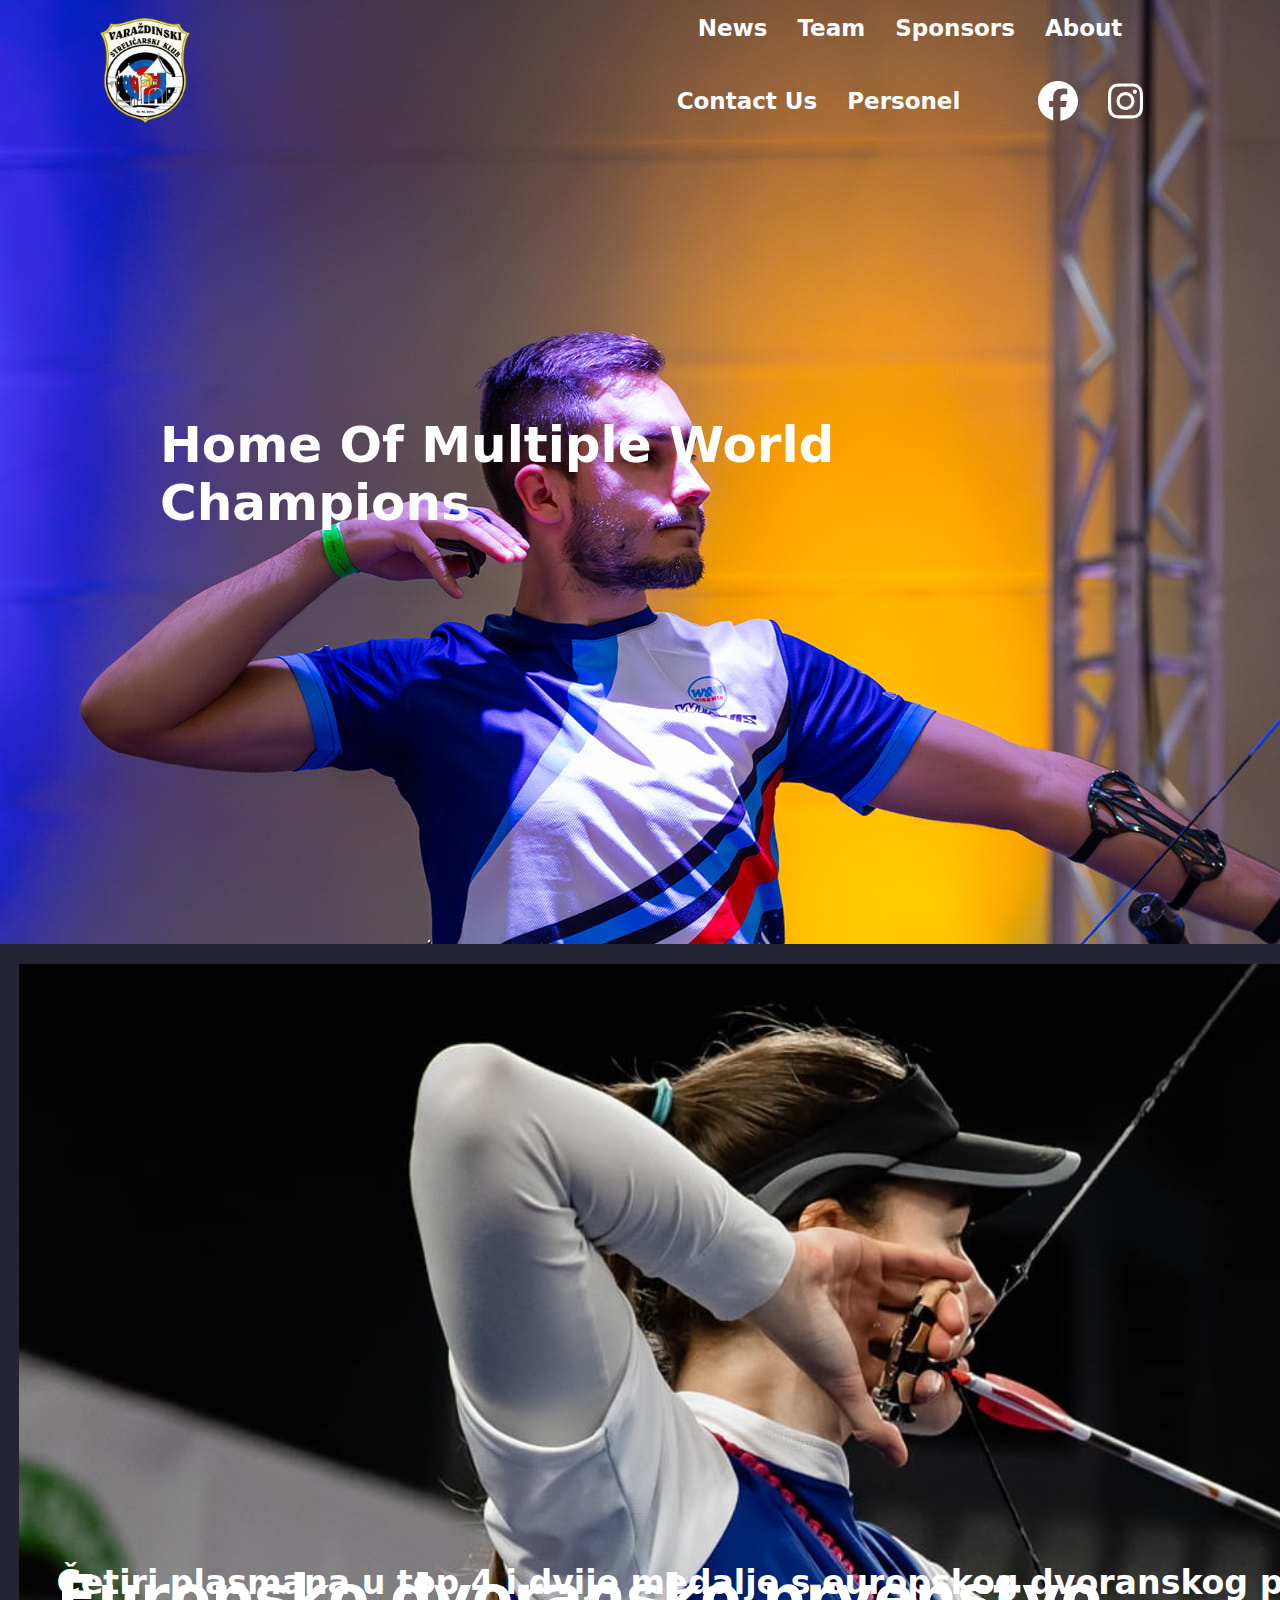
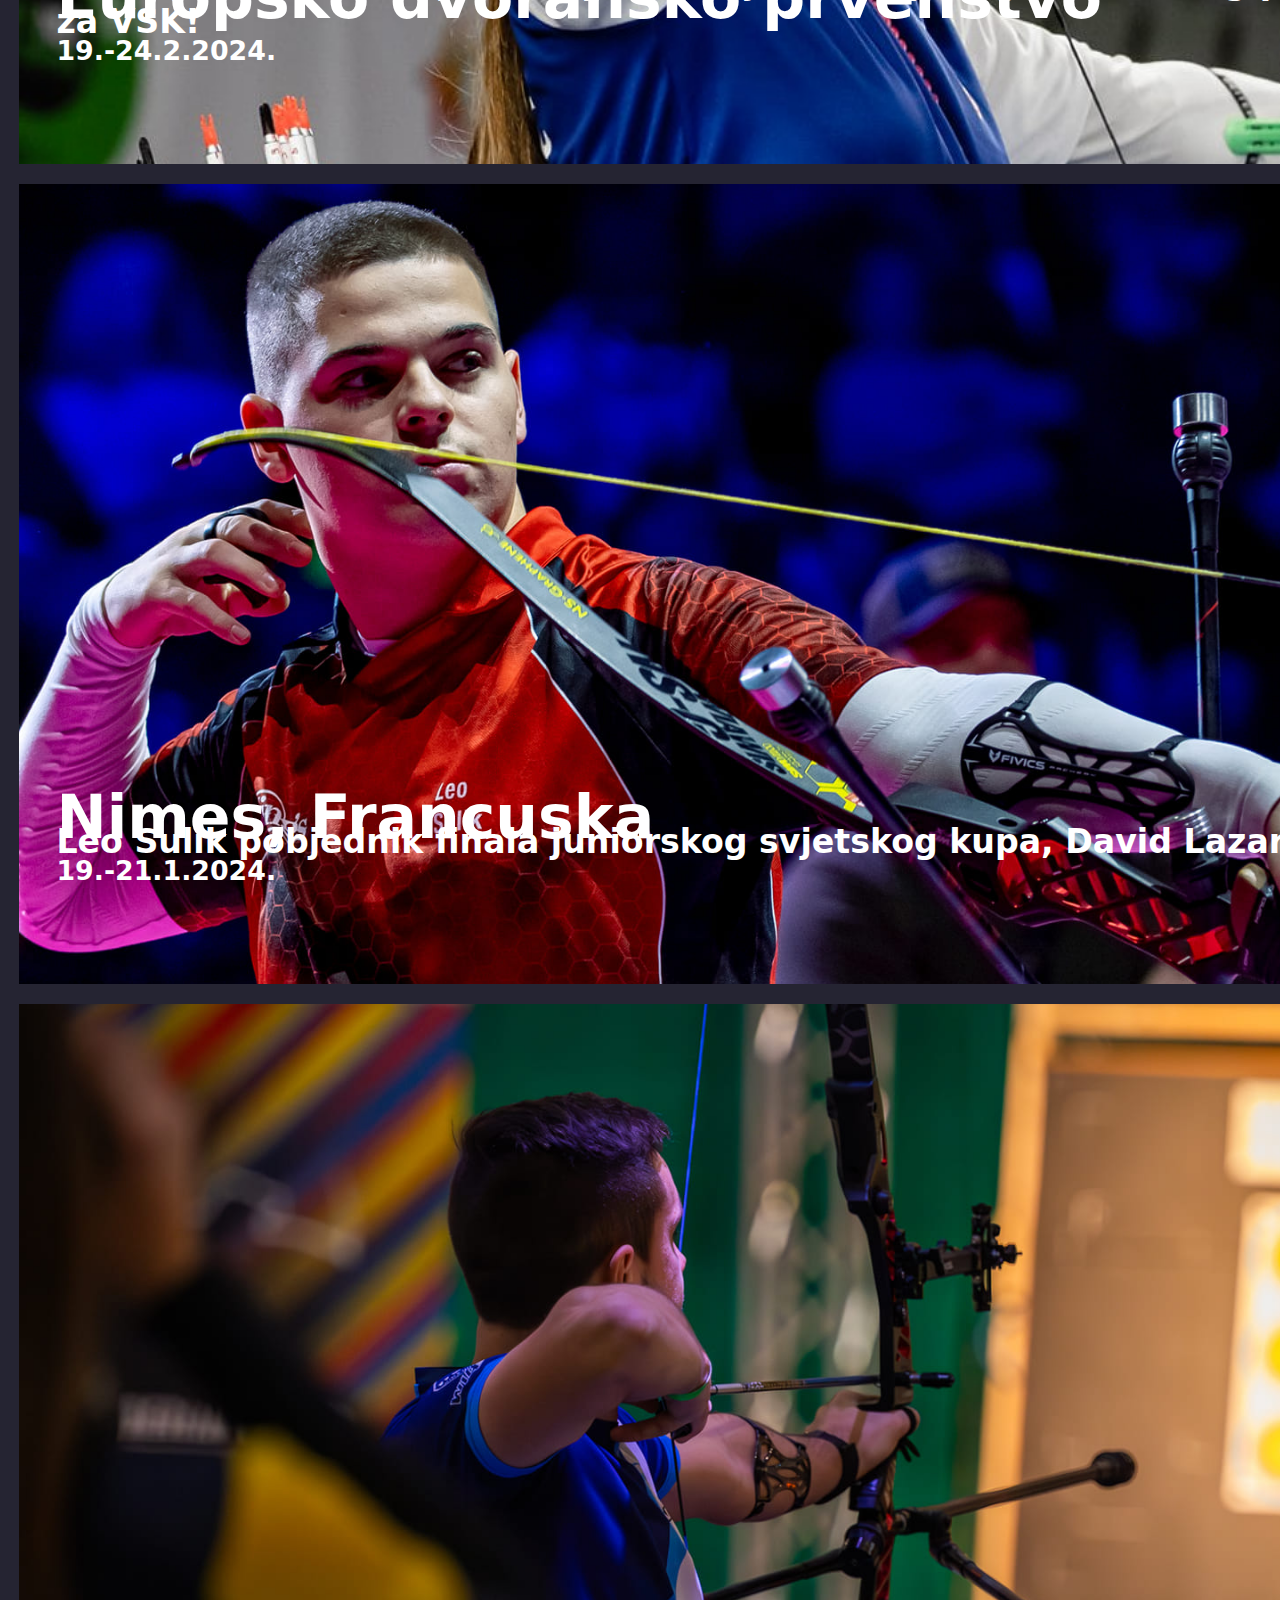
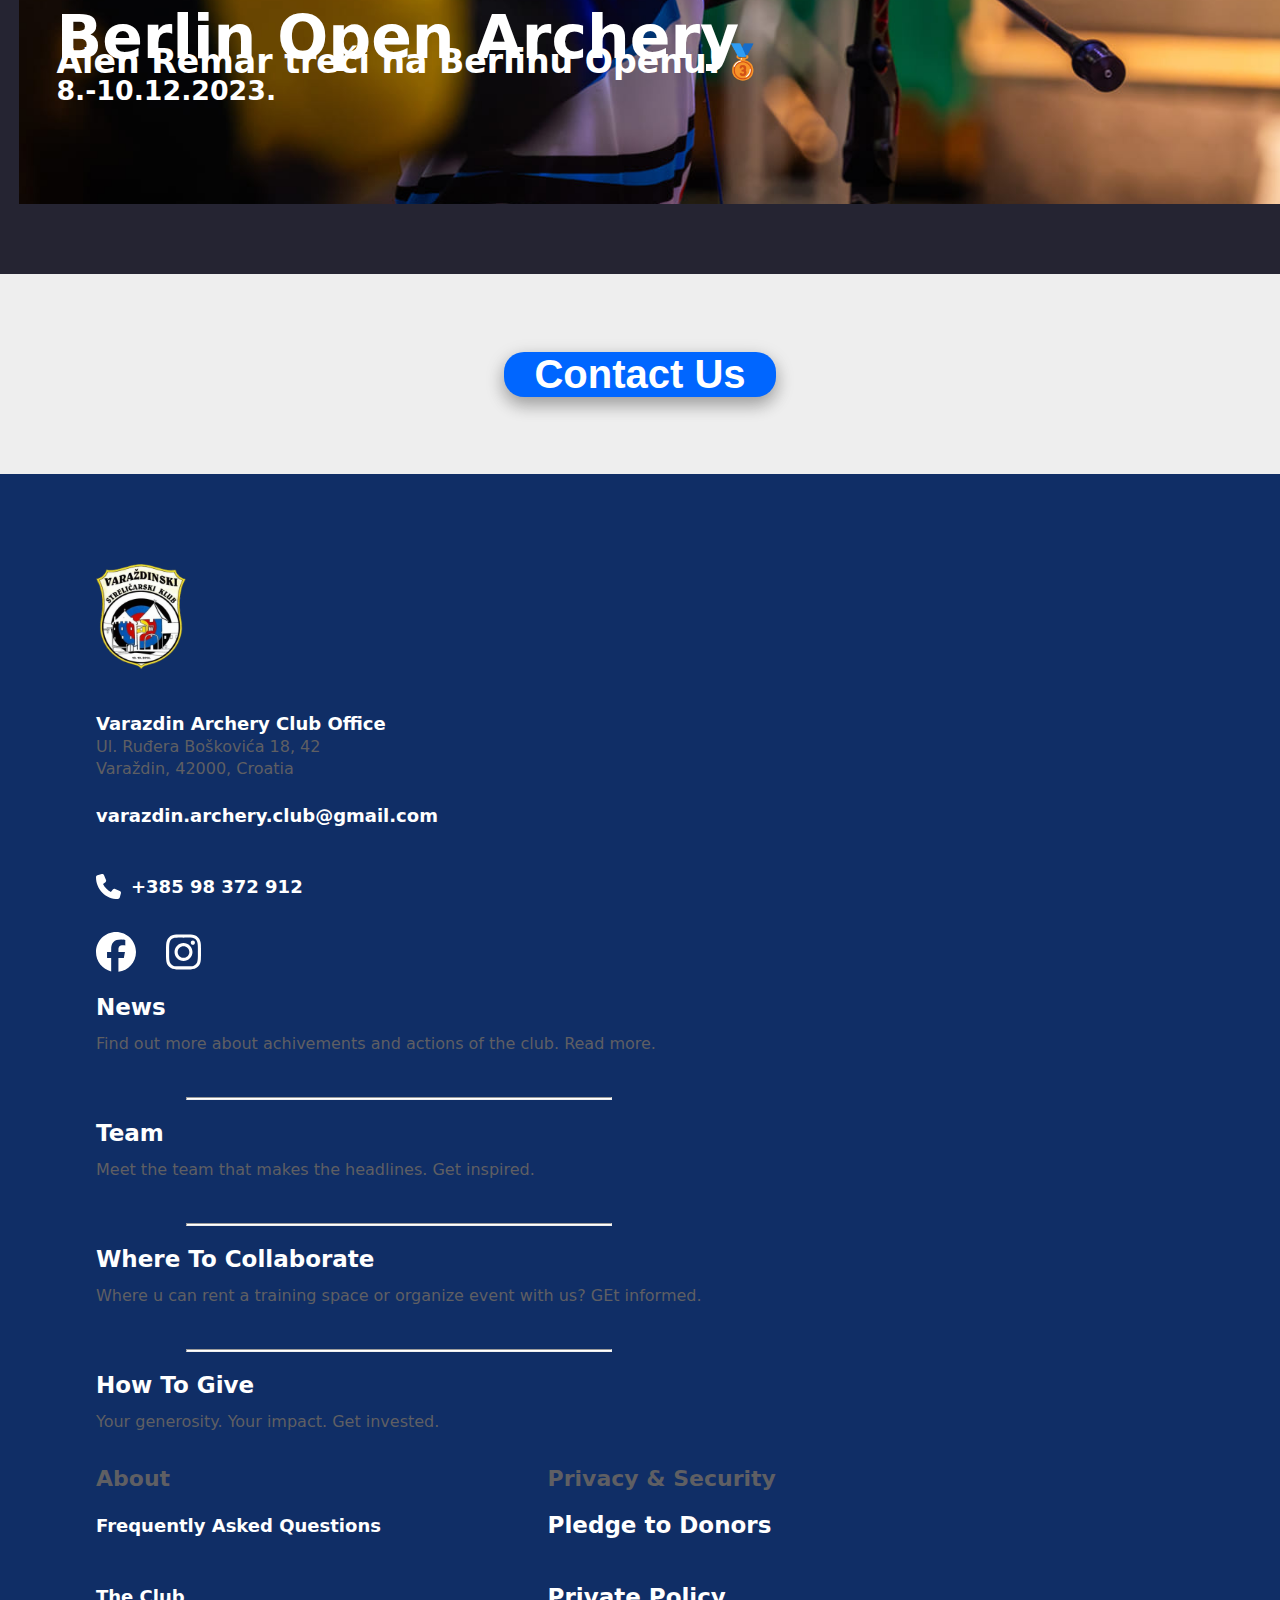
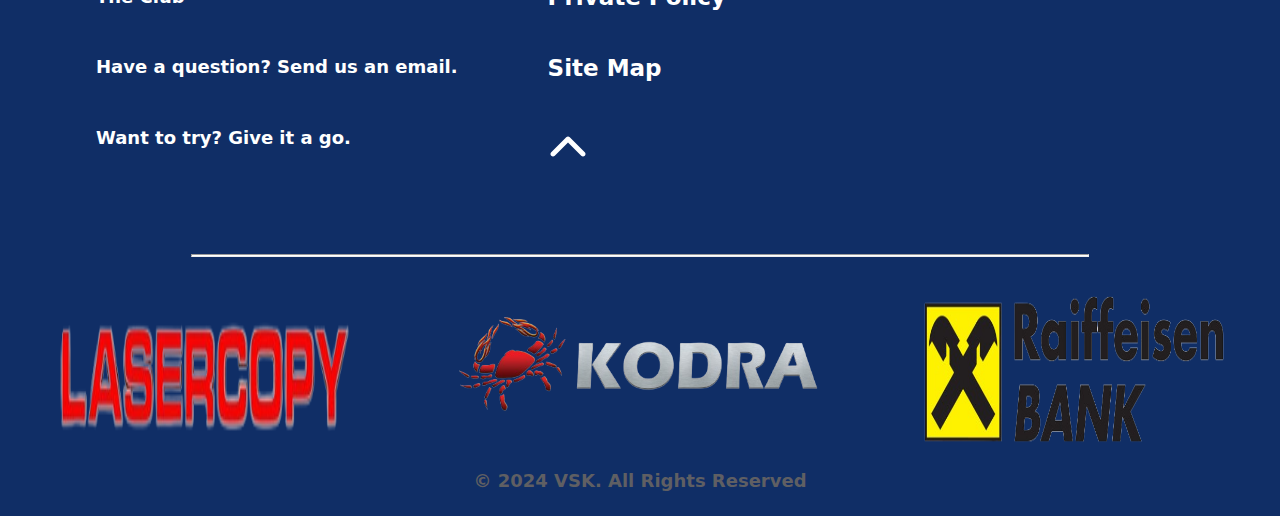
<file: index.html>
<!DOCTYPE html>
<html lang="en-US">
    <head>
        <meta charset="UTF-8">
        <meta name="keywords" content="HTML, CSS, JavaScript">
        <meta name="viewport" content="width=device-width, initial-scale=1, shrink-to-fit=no">
        <link rel="stylesheet" type="text/css" href="style.css">
        <script type="text/javascript" src="script.js" defer></script>
        <title>VSK</title>
    </head>

    <body>
        <div class="container-1">
            <div class="header">
                <a href="index.html"><img class="logo-img" src="images/vsk-logo.png"></a>
                <div class="links-container">
                    <a href="news.html">News</a>
                    <a href="team.html">Team</a>
                    <a href="sponsors.html">Sponsors</a>
                    <a href="about.html">About</a>
                    <a href="contact-us.html" class="contact">Contact Us</a>
                    <a href="personel-login.html">Personel</a>
                    <div class="svg-container">
                        <svg xmlns="http://www.w3.org/2000/svg" viewBox="0 0 512 512"><path d="M512 256C512 114.6 397.4 0 256 0S0 114.6 0 256C0 376 82.7 476.8 194.2 504.5V334.2H141.4V256h52.8V222.3c0-87.1 39.4-127.5 125-127.5c16.2 0 44.2 3.2 55.7 6.4V172c-6-.6-16.5-1-29.6-1c-42 0-58.2 15.9-58.2 57.2V256h83.6l-14.4 78.2H287V510.1C413.8 494.8 512 386.9 512 256h0z"/></svg>
                        <svg xmlns="http://www.w3.org/2000/svg" viewBox="0 0 448 512"><path d="M224.1 141c-63.6 0-114.9 51.3-114.9 114.9s51.3 114.9 114.9 114.9S339 319.5 339 255.9 287.7 141 224.1 141zm0 189.6c-41.1 0-74.7-33.5-74.7-74.7s33.5-74.7 74.7-74.7 74.7 33.5 74.7 74.7-33.6 74.7-74.7 74.7zm146.4-194.3c0 14.9-12 26.8-26.8 26.8-14.9 0-26.8-12-26.8-26.8s12-26.8 26.8-26.8 26.8 12 26.8 26.8zm76.1 27.2c-1.7-35.9-9.9-67.7-36.2-93.9-26.2-26.2-58-34.4-93.9-36.2-37-2.1-147.9-2.1-184.9 0-35.8 1.7-67.6 9.9-93.9 36.1s-34.4 58-36.2 93.9c-2.1 37-2.1 147.9 0 184.9 1.7 35.9 9.9 67.7 36.2 93.9s58 34.4 93.9 36.2c37 2.1 147.9 2.1 184.9 0 35.9-1.7 67.7-9.9 93.9-36.2 26.2-26.2 34.4-58 36.2-93.9 2.1-37 2.1-147.8 0-184.8zM398.8 388c-7.8 19.6-22.9 34.7-42.6 42.6-29.5 11.7-99.5 9-132.1 9s-102.7 2.6-132.1-9c-19.6-7.8-34.7-22.9-42.6-42.6-11.7-29.5-9-99.5-9-132.1s-2.6-102.7 9-132.1c7.8-19.6 22.9-34.7 42.6-42.6 29.5-11.7 99.5-9 132.1-9s102.7-2.6 132.1 9c19.6 7.8 34.7 22.9 42.6 42.6 11.7 29.5 9 99.5 9 132.1s2.7 102.7-9 132.1z"/></svg>
                    </div>
                </div>
            </div>
      
            <div class="text-container">
                <div class="main-text-container">
                    <div class="title"><h1>home of multiple world champions</h1></div>
                </div>
            </div>
        </div>

        <div class="container-2">
            <article class="post-1">
                <img src="images/test1.jpg" class="post-img">
                <a href="javascript:0" class="post-link"><h2>Europsko dvoransko prvenstvo</h2> <br> <h5>Četiri plasmana u top 4 i dvije medalje s europskog dvoranskog prvenstva za VSK!</h5> <br> <h6>19.-24.2.2024.</h6></a>
            </article>
            <article class="post-2">
                <img src="images/test3.jpg" class="post-img">
                <a href="javascript:0" class="post-link"><h2>Nimes, Francuska</h2> <br> <h5>Leo Sulik pobjednik finala juniorskog svjetskog kupa, David Lazar četvrti!</h5> <br> <h6>19.-21.1.2024.</h6></a>
            </article>
            <article class="post-3">
                <img src="images/test4.jpg" class="post-img">
                <a href="javascript:0" class="post-link"><h2>Berlin Open Archery</h2> <br> <h5>Alen Remar treći na Berlinu Openu!🥉</h5> <br> <h6>8.-10.12.2023.</h6></a>
            </article>
        </div>

        <div class="container-3">
            <a href="contact-us.html"><button class="form-btn"><h1>Contact Us</h1></button></a>
        </div>

        <div class="footer">
            <div class="container-4">
                <div class="col col-1">
                    <img src="images/vsk-logo.png" class="logo-img">
                    <h4 id="vsk-office">Varazdin Archery Club Office</h4>
                    <p>Ul. Ruđera Boškovića 18, 42</p>
                    <p>Varaždin, 42000, Croatia</p>
                    <h4>varazdin.archery.club@gmail.com</h4>
                    <div class="phone-nmbr">
                        <svg id="phone-svg" xmlns="http://www.w3.org/2000/svg" viewBox="0 0 512 512"><path d="M164.9 24.6c-7.7-18.6-28-28.5-47.4-23.2l-88 24C12.1 30.2 0 46 0 64C0 311.4 200.6 512 448 512c18 0 33.8-12.1 38.6-29.5l24-88c5.3-19.4-4.6-39.7-23.2-47.4l-96-40c-16.3-6.8-35.2-2.1-46.3 11.6L304.7 368C234.3 334.7 177.3 277.7 144 207.3L193.3 167c13.7-11.2 18.4-30 11.6-46.3l-40-96z"/></svg>
                        <h4>+385 98 372 912</h4>
                    </div>
                    <div class="svg-container">
                        <svg xmlns="http://www.w3.org/2000/svg" viewBox="0 0 512 512"><path d="M512 256C512 114.6 397.4 0 256 0S0 114.6 0 256C0 376 82.7 476.8 194.2 504.5V334.2H141.4V256h52.8V222.3c0-87.1 39.4-127.5 125-127.5c16.2 0 44.2 3.2 55.7 6.4V172c-6-.6-16.5-1-29.6-1c-42 0-58.2 15.9-58.2 57.2V256h83.6l-14.4 78.2H287V510.1C413.8 494.8 512 386.9 512 256h0z"/></svg>
                        <svg xmlns="http://www.w3.org/2000/svg" viewBox="0 0 448 512"><path d="M224.1 141c-63.6 0-114.9 51.3-114.9 114.9s51.3 114.9 114.9 114.9S339 319.5 339 255.9 287.7 141 224.1 141zm0 189.6c-41.1 0-74.7-33.5-74.7-74.7s33.5-74.7 74.7-74.7 74.7 33.5 74.7 74.7-33.6 74.7-74.7 74.7zm146.4-194.3c0 14.9-12 26.8-26.8 26.8-14.9 0-26.8-12-26.8-26.8s12-26.8 26.8-26.8 26.8 12 26.8 26.8zm76.1 27.2c-1.7-35.9-9.9-67.7-36.2-93.9-26.2-26.2-58-34.4-93.9-36.2-37-2.1-147.9-2.1-184.9 0-35.8 1.7-67.6 9.9-93.9 36.1s-34.4 58-36.2 93.9c-2.1 37-2.1 147.9 0 184.9 1.7 35.9 9.9 67.7 36.2 93.9s58 34.4 93.9 36.2c37 2.1 147.9 2.1 184.9 0 35.9-1.7 67.7-9.9 93.9-36.2 26.2-26.2 34.4-58 36.2-93.9 2.1-37 2.1-147.8 0-184.8zM398.8 388c-7.8 19.6-22.9 34.7-42.6 42.6-29.5 11.7-99.5 9-132.1 9s-102.7 2.6-132.1-9c-19.6-7.8-34.7-22.9-42.6-42.6-11.7-29.5-9-99.5-9-132.1s-2.6-102.7 9-132.1c7.8-19.6 22.9-34.7 42.6-42.6 29.5-11.7 99.5-9 132.1-9s102.7-2.6 132.1 9c19.6 7.8 34.7 22.9 42.6 42.6 11.7 29.5 9 99.5 9 132.1s2.7 102.7-9 132.1z"/></svg>
                    </div>
                </div>
                <div class="col col-2">
                    <h4><a href="news.html">News</a></h4>
                    <p>Find out more about achivements and actions of the club. Read more.</p>
                    <hr>
                    <h4><a href="team.html">Team</a></h4>
                    <p>Meet the team that makes the headlines. Get inspired.</p>
                    <hr>
                    <h4><a href="contact-us.html">Where To Collaborate</a></h4>
                    <p>Where u can rent a training space or organize event with us? GEt informed.</p>
                    <hr>
                    <h4><a href="sponsors.html">How To Give</a></h4>
                    <p>Your generosity. Your impact. Get invested.</p>
                </div>
                <div class="col col-3-about">
                    <h3>About</h3>
                    <a href="javascript:0"><h4>Frequently Asked Questions</h4></a>
                    <a href="about.html"><h4>The Club</h4></a>
                    <a href="javascript:0"><h4>Have a question? Send us an email.</h4></a>
                    <a href="contact-us.html"><h4>Want to try? Give it a go.</h4></a>
                </div>
                <div class="col col-4-privacy">
                    <h3>Privacy & Security</h3>
                    <h4><a href="sponsors.html">Pledge to Donors</a></h4>
                    <h4><a href="javascript:0">Private Policy</a></h4>
                    <h4><a href="javascript:0">Site Map</a></h4>
                    <h4><a href="javascript:0"><svg xmlns="http://www.w3.org/2000/svg" viewBox="0 0 512 512"><path d="M233.4 105.4c12.5-12.5 32.8-12.5 45.3 0l192 192c12.5 12.5 12.5 32.8 0 45.3s-32.8 12.5-45.3 0L256 173.3 86.6 342.6c-12.5 12.5-32.8 12.5-45.3 0s-12.5-32.8 0-45.3l192-192z"/></svg></a></h4>
                </div>
            </div>
            <hr>
            <div class="container-5">
                <div class="sponsor-images">
                    <img src="images/sponsor1.png" class=" sponsor sponsor1">
                    <img src="images/sponsor2.png" class=" sponsor sponsor2">
                    <img src="images/sponsor3.png" class=" sponsor sponsor3">
                </div>
                <div class="design-claim">
                    <h4>© 2024 VSK. All Rights Reserved</h4>
                </div>
            </div>
        </div>
    </body>
</html>
</file>
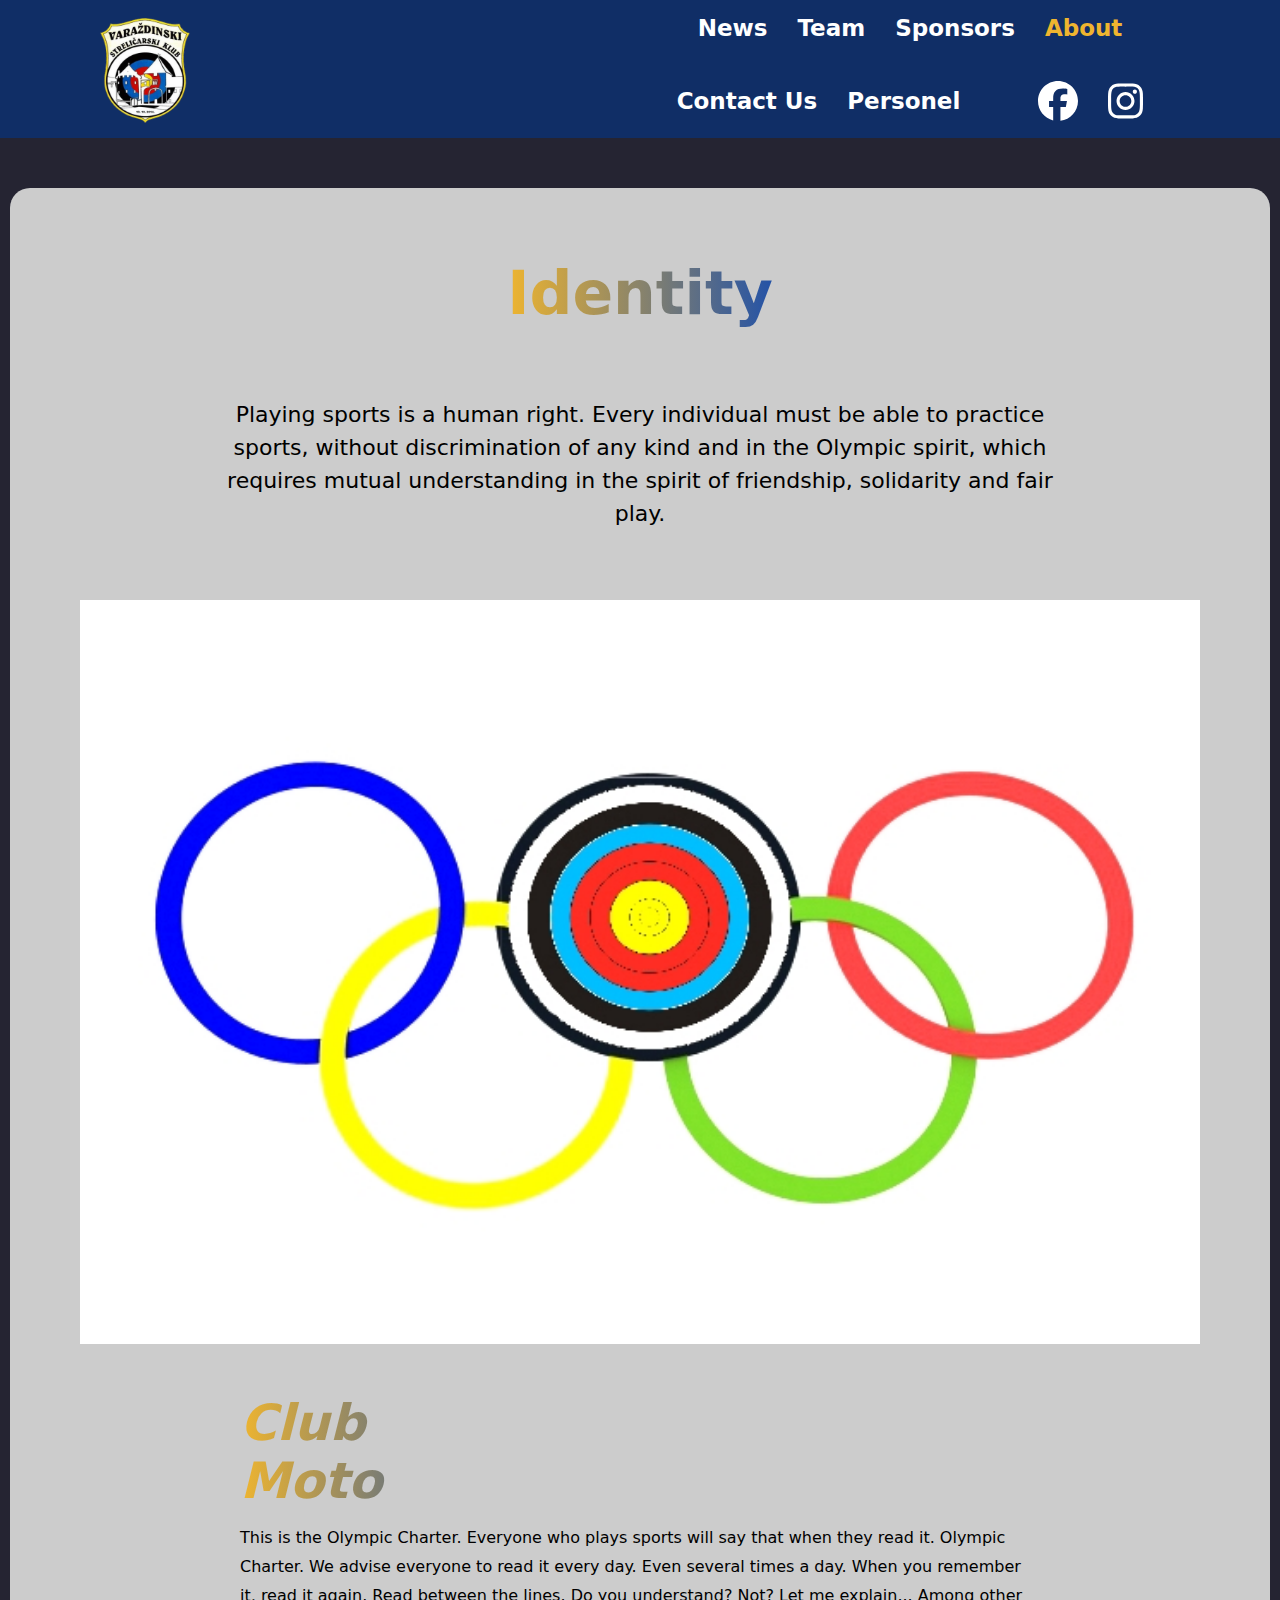
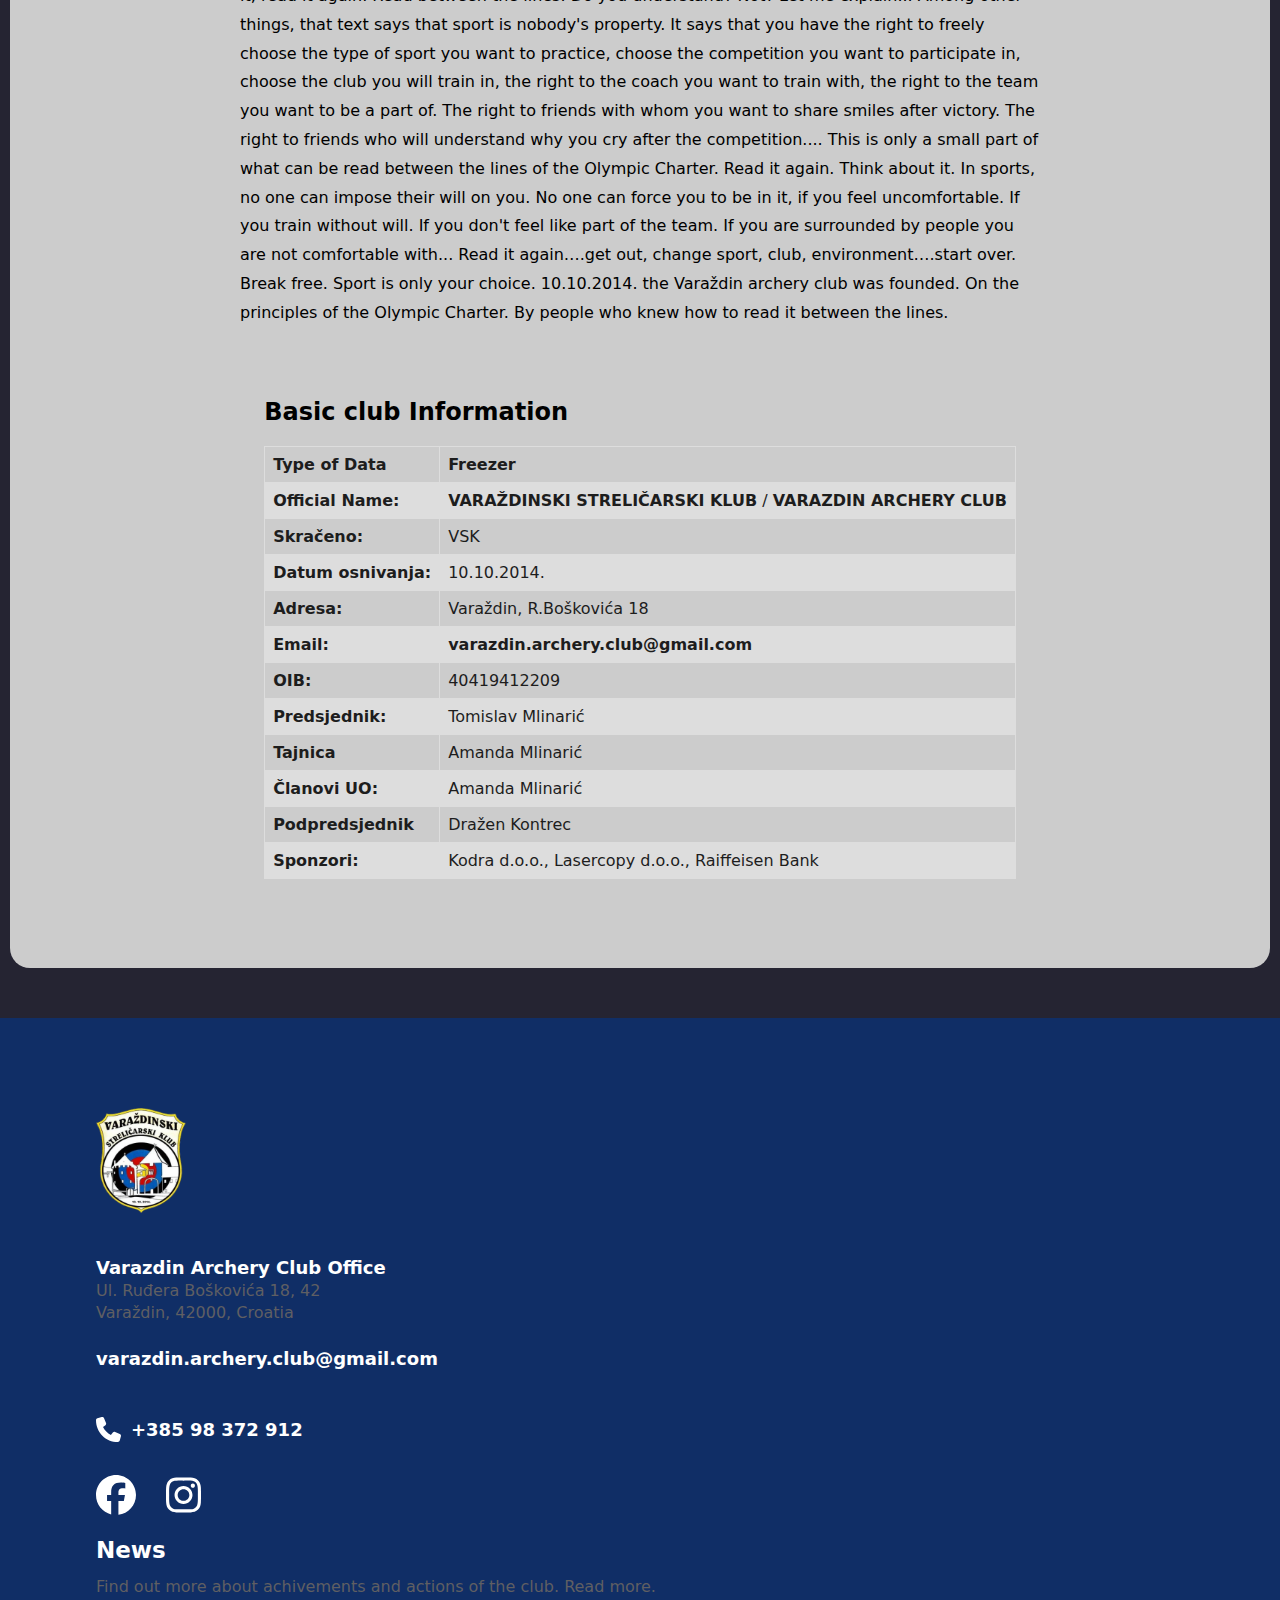
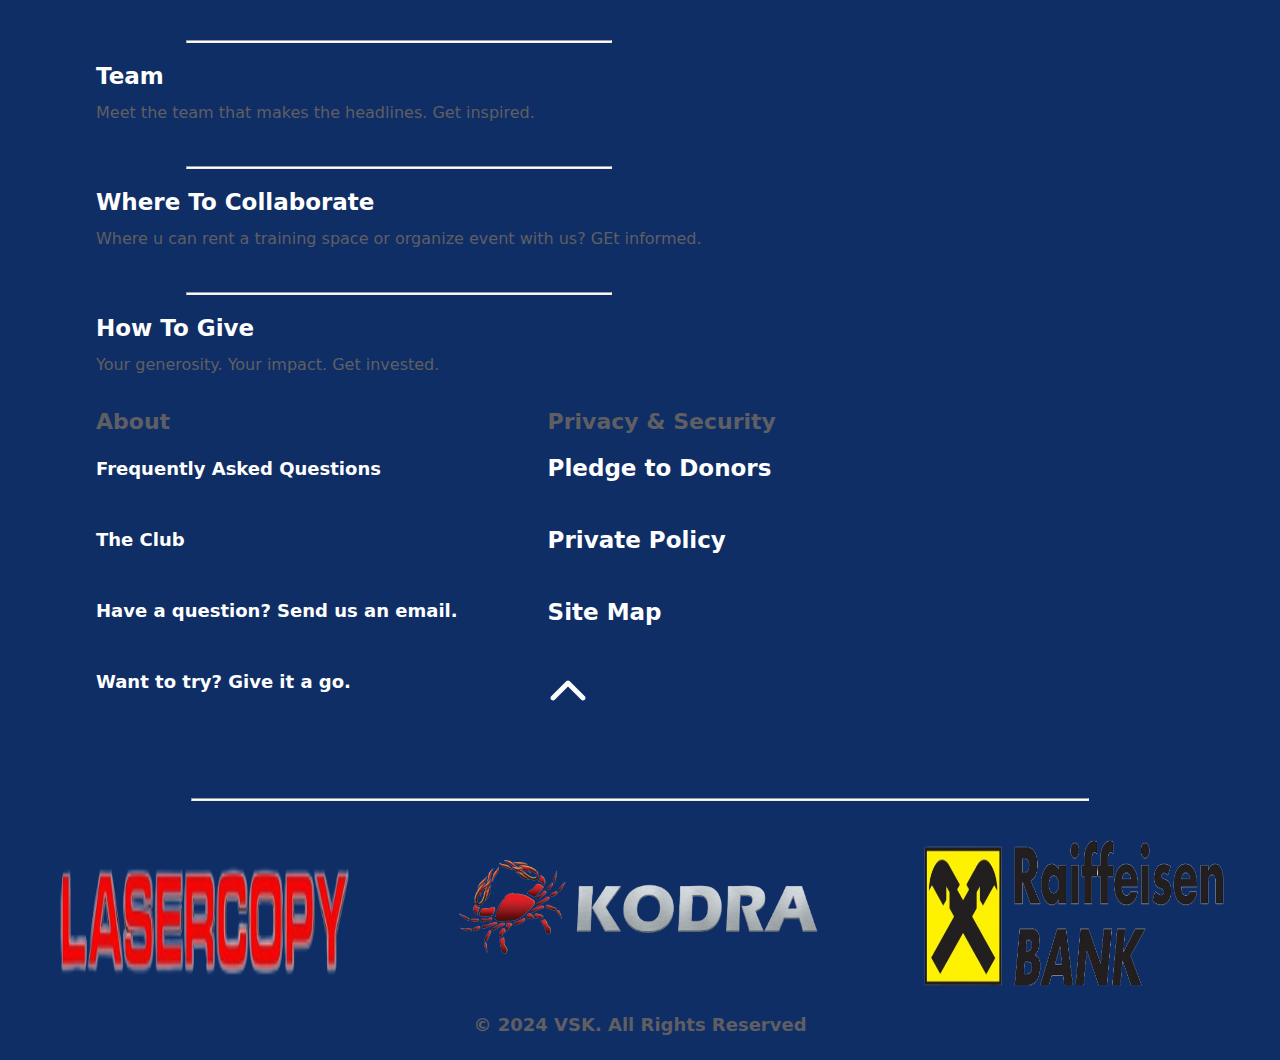
<file: about.html>
<!DOCTYPE html>
<html lang="en-US">
<head>
    <meta charset="UTF-8">
    <meta name="keywords" content="HTML, CSS, JavaScript">
    <meta name="viewport" content="width=device-width, initial-scale=1, shrink-to-fit=no">
    <link rel="stylesheet" type="text/css" href="style.css">
    <!-- <link rel="stylesheet" type="text/css" href="about-style.css"> -->
    <script type="text/javascript" src="script.js" defer></script>
    <title>About Us</title>
</head>
<body>
    <div class="global-wrapper">
        <div class="header">
            <a href="index.html"><img class="logo-img" src="images/vsk-logo.png"></a>
            <div class="links-container">
                <a href="news.html">News</a>
                <a href="team.html">Team</a>
                <a href="sponsors.html">Sponsors</a>
                <a href="about.html">About</a>
                <a href="contact-us.html" class="contact">Contact Us</a>
                <a href="personel-login.html">Personel</a>
                <div class="svg-container">
                    <svg xmlns="http://www.w3.org/2000/svg" viewBox="0 0 512 512"><path d="M512 256C512 114.6 397.4 0 256 0S0 114.6 0 256C0 376 82.7 476.8 194.2 504.5V334.2H141.4V256h52.8V222.3c0-87.1 39.4-127.5 125-127.5c16.2 0 44.2 3.2 55.7 6.4V172c-6-.6-16.5-1-29.6-1c-42 0-58.2 15.9-58.2 57.2V256h83.6l-14.4 78.2H287V510.1C413.8 494.8 512 386.9 512 256h0z"/></svg>
                    <svg xmlns="http://www.w3.org/2000/svg" viewBox="0 0 448 512"><path d="M224.1 141c-63.6 0-114.9 51.3-114.9 114.9s51.3 114.9 114.9 114.9S339 319.5 339 255.9 287.7 141 224.1 141zm0 189.6c-41.1 0-74.7-33.5-74.7-74.7s33.5-74.7 74.7-74.7 74.7 33.5 74.7 74.7-33.6 74.7-74.7 74.7zm146.4-194.3c0 14.9-12 26.8-26.8 26.8-14.9 0-26.8-12-26.8-26.8s12-26.8 26.8-26.8 26.8 12 26.8 26.8zm76.1 27.2c-1.7-35.9-9.9-67.7-36.2-93.9-26.2-26.2-58-34.4-93.9-36.2-37-2.1-147.9-2.1-184.9 0-35.8 1.7-67.6 9.9-93.9 36.1s-34.4 58-36.2 93.9c-2.1 37-2.1 147.9 0 184.9 1.7 35.9 9.9 67.7 36.2 93.9s58 34.4 93.9 36.2c37 2.1 147.9 2.1 184.9 0 35.9-1.7 67.7-9.9 93.9-36.2 26.2-26.2 34.4-58 36.2-93.9 2.1-37 2.1-147.8 0-184.8zM398.8 388c-7.8 19.6-22.9 34.7-42.6 42.6-29.5 11.7-99.5 9-132.1 9s-102.7 2.6-132.1-9c-19.6-7.8-34.7-22.9-42.6-42.6-11.7-29.5-9-99.5-9-132.1s-2.6-102.7 9-132.1c7.8-19.6 22.9-34.7 42.6-42.6 29.5-11.7 99.5-9 132.1-9s102.7-2.6 132.1 9c19.6 7.8 34.7 22.9 42.6 42.6 11.7 29.5 9 99.5 9 132.1s2.7 102.7-9 132.1z"/></svg>
                </div>
            </div>
        </div>
    

        <div class="main-box">

            <div class="middle-box">
                <h1>Identity</h1>
                <div class="quote-box">
                    <h3>Playing sports is a human right. Every individual must be able to practice sports, 
                        without discrimination of any kind and in the Olympic spirit, which requires mutual understanding in 
                        the spirit of friendship, solidarity and fair play.
                    </h3>
                </div>
                <div class="child-box">
                    <img src="images/olimpic-logo.jpg">
                    <div class="moto-wrapper">
                        <div>
                            <h2><i>Club Moto</i></h2>
                            <p>
                                This is the Olympic Charter.
                                Everyone who plays sports will say that when they read it.
                                Olympic Charter.
                                We advise everyone to read it every day. Even several times a day.
                                When you remember it, read it again.
                                Read between the lines.
                                Do you understand?
                                Not? Let me explain...
                                Among other things, that text says that sport is nobody's property.
                                It says that you have the right to freely choose the type of sport you want to practice, choose the competition you want to participate in, choose the club you will train in, the right to the coach you want to train with, the right to the team you want to be a part of.
                                The right to friends with whom you want to share smiles after victory.
                                The right to friends who will understand why you cry after the competition....
                                This is only a small part of what can be read between the lines of the Olympic Charter.
                                Read it again. Think about it.
                                In sports, no one can impose their will on you.
                                No one can force you to be in it, if you feel uncomfortable.
                                If you train without will.
                                If you don't feel like part of the team.
                                If you are surrounded by people you are not comfortable with...
                                Read it again….get out, change sport, club, environment….start over.
                                Break free.
                                Sport is only your choice.
                                10.10.2014. the Varaždin archery club was founded.
                                On the principles of the Olympic Charter.
                                By people who knew how to read it between the lines.
                            </p>
                        </div>
                    </div>
                </div>

                <div class="basic-club-info">
                    <h2>Basic club Information</h2>
                    <table>
                        <tr>
                            <th>Type of Data</th>
                            <th>Freezer</th>
                        </tr>
                        <tr>
                            <td><b>Official Name:</b></td>
                            <td><b>VARAŽDINSKI STRELIČARSKI KLUB</b> / <b>VARAZDIN ARCHERY CLUB</b></td>
                        </tr>
                        <tr>
                            <td><b>Skračeno:</b></td>
                            <td>VSK</td>
                        </tr>
                        <tr>
                            <td><b>Datum osnivanja:</b></td>
                            <td>10.10.2014.</td>
                        </tr>
                        <tr>
                            <td><b>Adresa:</b></td>
                            <td>Varaždin, R.Boškovića 18</td>
                        </tr>
                        <tr>
                            <td><b>Email:</b></td>
                            <td><b>varazdin.archery.club@gmail.com</td>
                        </tr>
                        <tr>
                            <td><b>OIB:</b></td>
                            <td>40419412209</td>
                        </tr>
                        <tr>
                            <td><b>Predsjednik:</b></td>
                            <td>Tomislav Mlinarić</td>
                        </tr>
                        <tr>
                            <td><b>Tajnica</b></td>
                            <td>Amanda Mlinarić</td>
                        </tr>
                        <tr>
                            <td><b>Članovi UO:</b></td>
                            <td>Amanda Mlinarić</td>
                        </tr>
                        <tr>
                            <td><b>Podpredsjednik</b></td>
                            <td>Dražen Kontrec</td>
                        </tr>
                        <tr>
                            <td><b>Sponzori:</b></td>
                            <td>
                                Kodra d.o.o., 
                                Lasercopy d.o.o.,    
                                Raiffeisen Bank 
                            </td>
                        </tr>
                    </table>
                </div>
            </div>


        </div>

        <div class="footer">
            <div class="container-4">
                <div class="col col-1">
                    <img src="images/vsk-logo.png" class="logo-img">
                    <h4 id="vsk-office">Varazdin Archery Club Office</h4>
                    <p>Ul. Ruđera Boškovića 18, 42</p>
                    <p>Varaždin, 42000, Croatia</p>
                    <h4>varazdin.archery.club@gmail.com</h4>
                    <div class="phone-nmbr">
                        <svg id="phone-svg" xmlns="http://www.w3.org/2000/svg" viewBox="0 0 512 512"><path d="M164.9 24.6c-7.7-18.6-28-28.5-47.4-23.2l-88 24C12.1 30.2 0 46 0 64C0 311.4 200.6 512 448 512c18 0 33.8-12.1 38.6-29.5l24-88c5.3-19.4-4.6-39.7-23.2-47.4l-96-40c-16.3-6.8-35.2-2.1-46.3 11.6L304.7 368C234.3 334.7 177.3 277.7 144 207.3L193.3 167c13.7-11.2 18.4-30 11.6-46.3l-40-96z"/></svg>
                        <h4>+385 98 372 912</h4>
                    </div>
                    <div class="svg-container">
                        <svg xmlns="http://www.w3.org/2000/svg" viewBox="0 0 512 512"><path d="M512 256C512 114.6 397.4 0 256 0S0 114.6 0 256C0 376 82.7 476.8 194.2 504.5V334.2H141.4V256h52.8V222.3c0-87.1 39.4-127.5 125-127.5c16.2 0 44.2 3.2 55.7 6.4V172c-6-.6-16.5-1-29.6-1c-42 0-58.2 15.9-58.2 57.2V256h83.6l-14.4 78.2H287V510.1C413.8 494.8 512 386.9 512 256h0z"/></svg>
                        <svg xmlns="http://www.w3.org/2000/svg" viewBox="0 0 448 512"><path d="M224.1 141c-63.6 0-114.9 51.3-114.9 114.9s51.3 114.9 114.9 114.9S339 319.5 339 255.9 287.7 141 224.1 141zm0 189.6c-41.1 0-74.7-33.5-74.7-74.7s33.5-74.7 74.7-74.7 74.7 33.5 74.7 74.7-33.6 74.7-74.7 74.7zm146.4-194.3c0 14.9-12 26.8-26.8 26.8-14.9 0-26.8-12-26.8-26.8s12-26.8 26.8-26.8 26.8 12 26.8 26.8zm76.1 27.2c-1.7-35.9-9.9-67.7-36.2-93.9-26.2-26.2-58-34.4-93.9-36.2-37-2.1-147.9-2.1-184.9 0-35.8 1.7-67.6 9.9-93.9 36.1s-34.4 58-36.2 93.9c-2.1 37-2.1 147.9 0 184.9 1.7 35.9 9.9 67.7 36.2 93.9s58 34.4 93.9 36.2c37 2.1 147.9 2.1 184.9 0 35.9-1.7 67.7-9.9 93.9-36.2 26.2-26.2 34.4-58 36.2-93.9 2.1-37 2.1-147.8 0-184.8zM398.8 388c-7.8 19.6-22.9 34.7-42.6 42.6-29.5 11.7-99.5 9-132.1 9s-102.7 2.6-132.1-9c-19.6-7.8-34.7-22.9-42.6-42.6-11.7-29.5-9-99.5-9-132.1s-2.6-102.7 9-132.1c7.8-19.6 22.9-34.7 42.6-42.6 29.5-11.7 99.5-9 132.1-9s102.7-2.6 132.1 9c19.6 7.8 34.7 22.9 42.6 42.6 11.7 29.5 9 99.5 9 132.1s2.7 102.7-9 132.1z"/></svg>
                    </div>
                </div>
                <div class="col col-2">
                    <h4><a href="news.html">News</a></h4>
                    <p>Find out more about achivements and actions of the club. Read more.</p>
                    <hr>
                    <h4><a href="team.html">Team</a></h4>
                    <p>Meet the team that makes the headlines. Get inspired.</p>
                    <hr>
                    <h4><a href="contact-us.html">Where To Collaborate</a></h4>
                    <p>Where u can rent a training space or organize event with us? GEt informed.</p>
                    <hr>
                    <h4><a href="sponsors.html">How To Give</a></h4>
                    <p>Your generosity. Your impact. Get invested.</p>
                </div>
                <div class="col col-3-about">
                    <h3>About</h3>
                    <a href="javascript:0"><h4>Frequently Asked Questions</h4></a>
                    <a href="about-style.css"><h4>The Club</h4></a>
                    <a href="javascript:0"><h4>Have a question? Send us an email.</h4></a>
                    <a href="contact-us.html"><h4>Want to try? Give it a go.</h4></a>
                </div>
                <div class="col col-4-privacy">
                    <h3>Privacy & Security</h3>
                    <h4><a href="sponsors.html">Pledge to Donors</a></h4>
                    <h4><a href="javascript:0">Private Policy</a></h4>
                    <h4><a href="javascript:0">Site Map</a></h4>
                    <h4><a href="javascript:0"><svg xmlns="http://www.w3.org/2000/svg" viewBox="0 0 512 512"><path d="M233.4 105.4c12.5-12.5 32.8-12.5 45.3 0l192 192c12.5 12.5 12.5 32.8 0 45.3s-32.8 12.5-45.3 0L256 173.3 86.6 342.6c-12.5 12.5-32.8 12.5-45.3 0s-12.5-32.8 0-45.3l192-192z"/></svg></a></h4>
                </div>
            </div>
            <hr>
            <div class="container-5">
                <div class="sponsor-images">
                    <img src="images/sponsor1.png" class=" sponsor sponsor1">
                    <img src="images/sponsor2.png" class=" sponsor sponsor2">
                    <img src="images/sponsor3.png" class=" sponsor sponsor3">
                </div>
                <div class="design-claim">
                    <h4>© 2024 VSK. All Rights Reserved</h4>
                </div>
            </div>
        </div>
    </div>
</body>
</html>
</file>
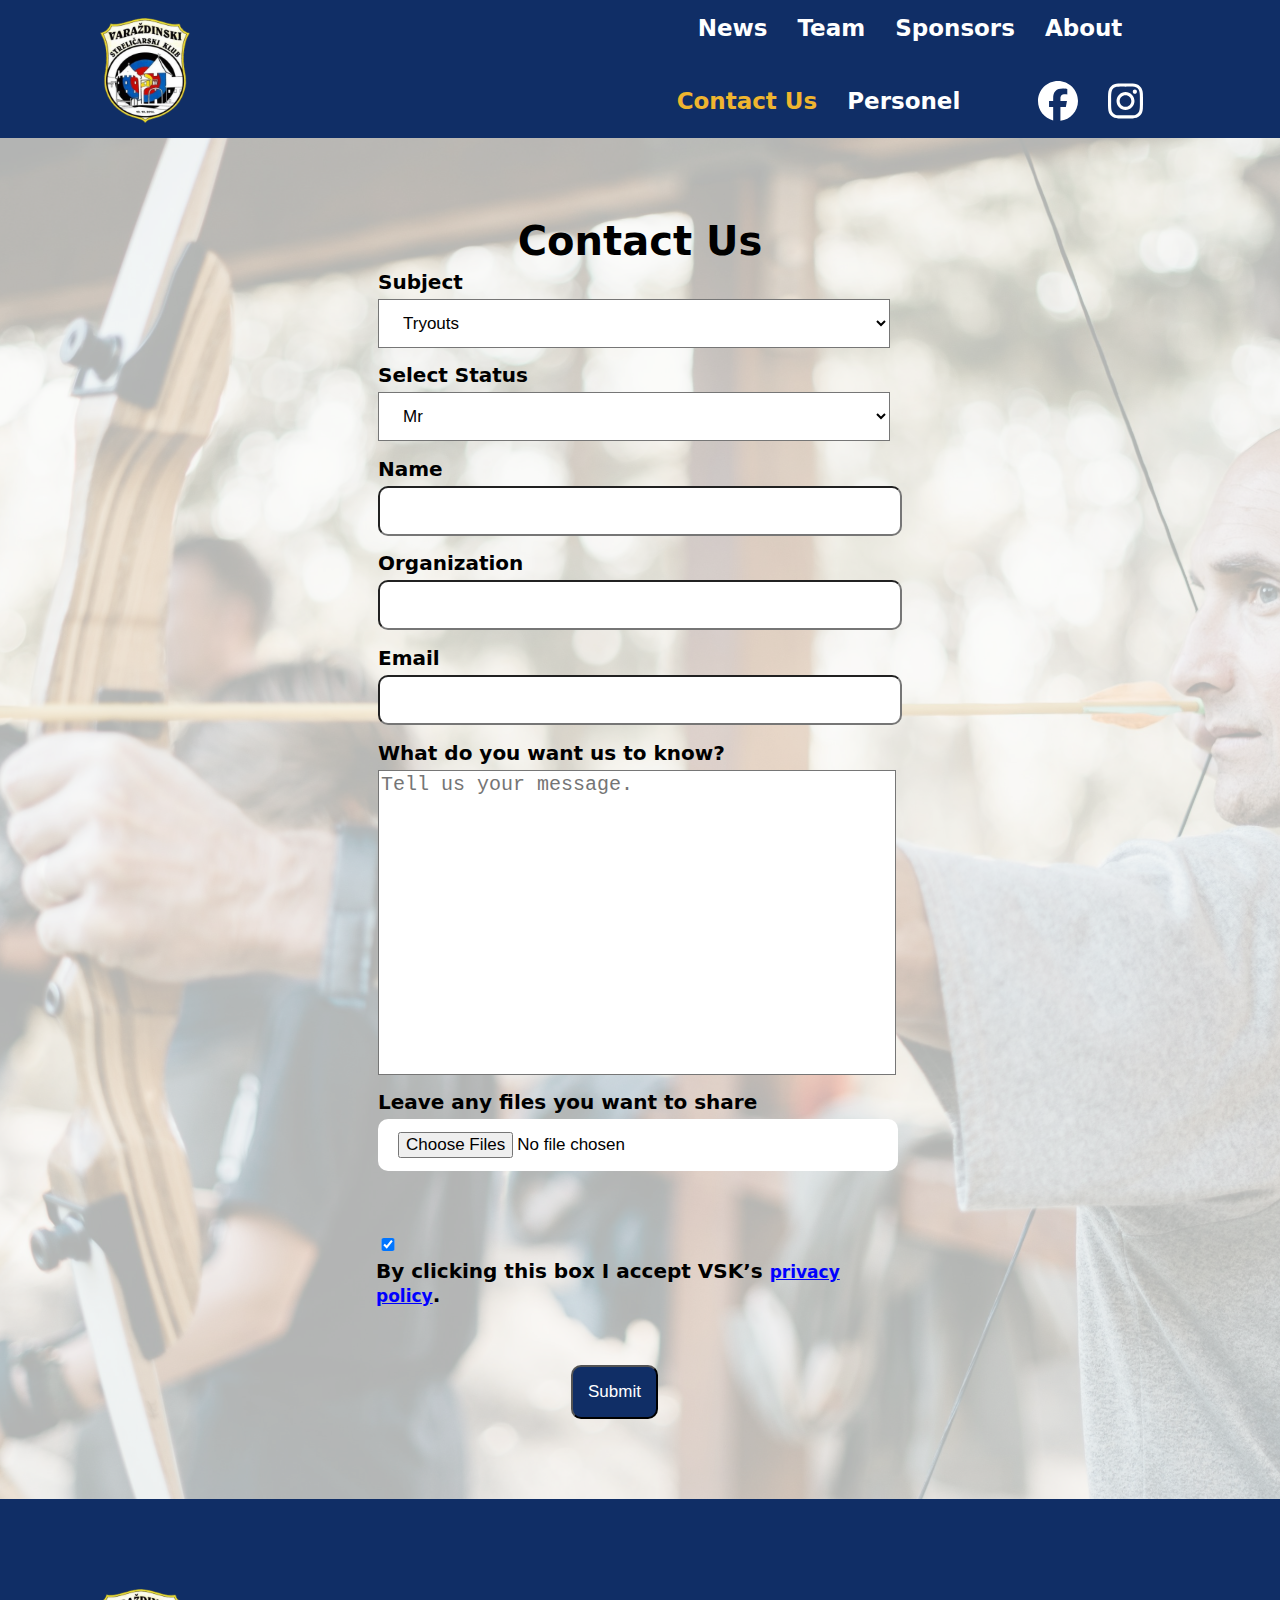
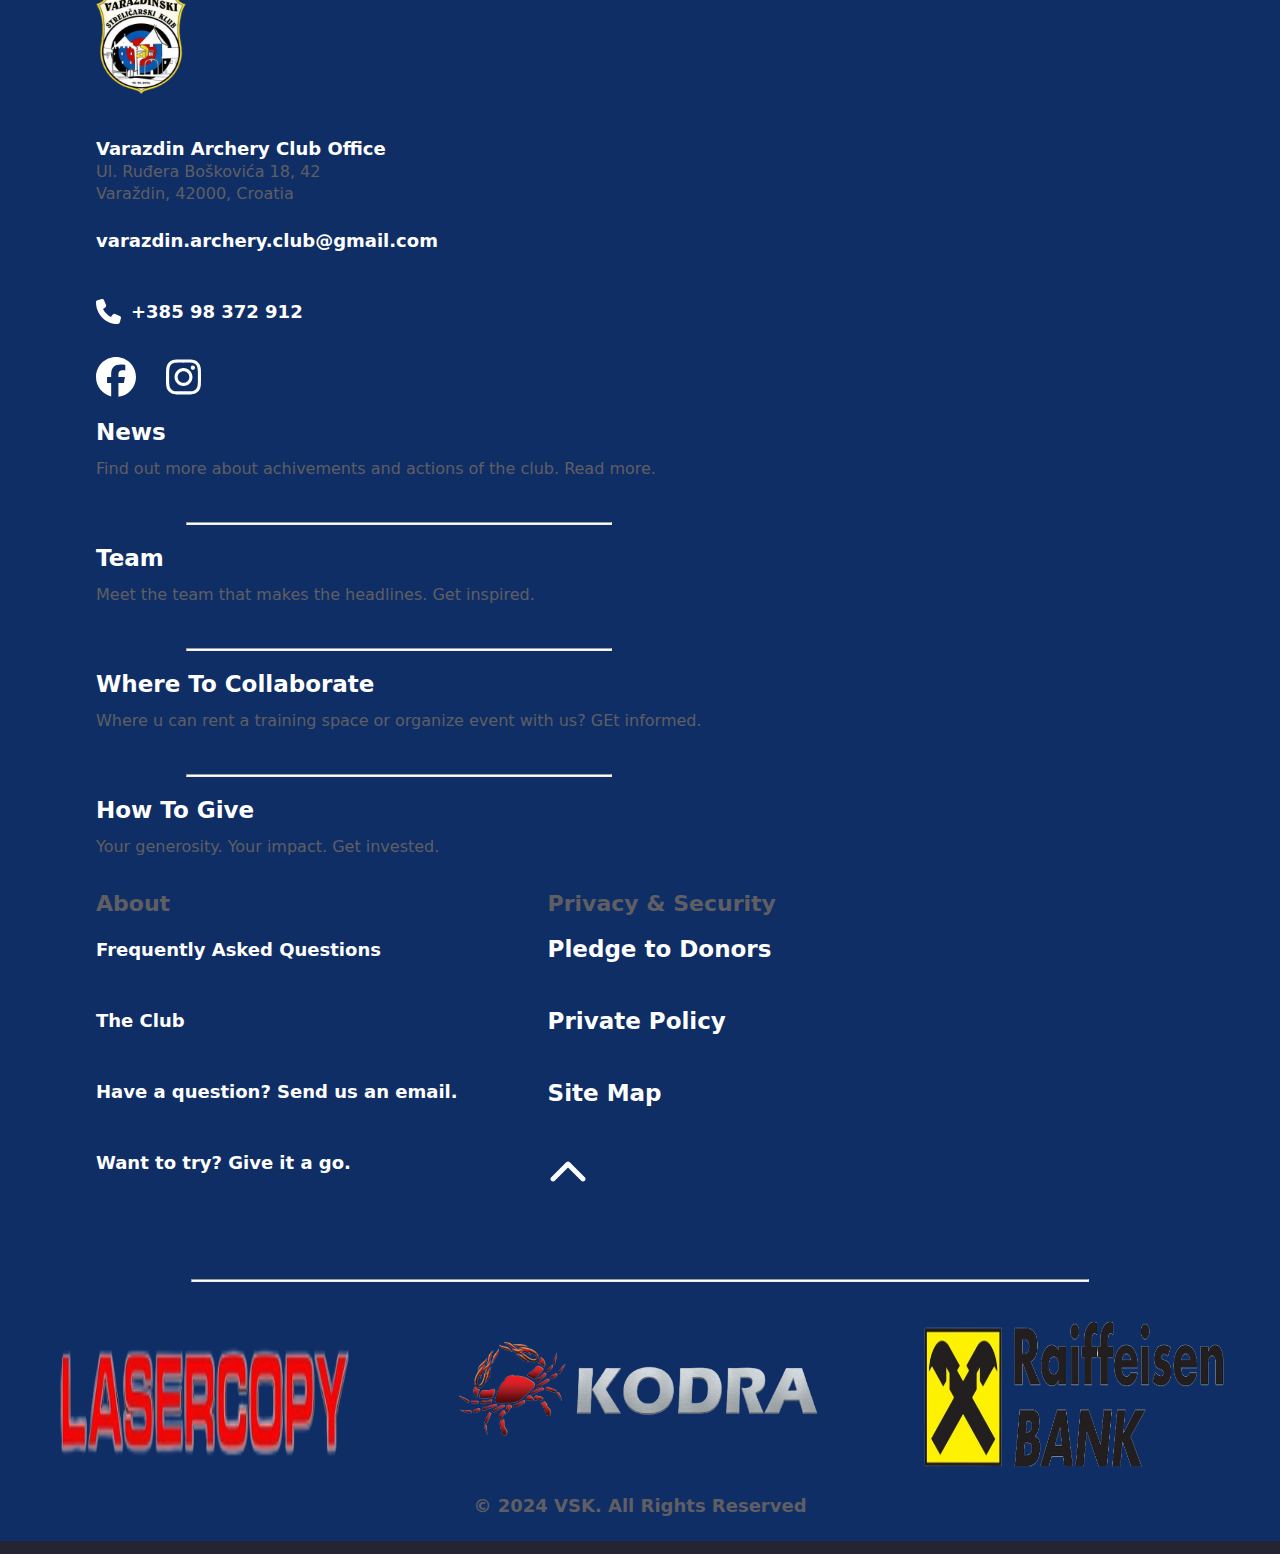
<file: contact-us.html>
<!DOCTYPE html>
<html lang="en-US">
<head>
    <meta charset="UTF-8">
    <meta name="keywords" content="HTML, CSS, JavaScript">
    <meta name="viewport" content="width=device-width, initial-scale=1, shrink-to-fit=no">
    <link rel="stylesheet" type="text/css" href="style.css">
    <!-- <script type="text/javascript" src="script.js" defer></script> -->
    <title>Contact Us</title>
</head>
<body>
    <div class="wrapper">
        <div class="header">
            <a href="index.html"><img class="logo-img" src="images/vsk-logo.png"></a>
            <div class="links-container">
                <a href="news.html">News</a>
                <a href="team.html">Team</a>
                <a href="sponsors.html">Sponsors</a>
                <a href="about.html">About</a>
                <a href="contact-us.html" class="contact">Contact Us</a>
                <a href="personel-login.html">Personel</a>
                <div class="svg-container">
                    <svg xmlns="http://www.w3.org/2000/svg" viewBox="0 0 512 512"><path d="M512 256C512 114.6 397.4 0 256 0S0 114.6 0 256C0 376 82.7 476.8 194.2 504.5V334.2H141.4V256h52.8V222.3c0-87.1 39.4-127.5 125-127.5c16.2 0 44.2 3.2 55.7 6.4V172c-6-.6-16.5-1-29.6-1c-42 0-58.2 15.9-58.2 57.2V256h83.6l-14.4 78.2H287V510.1C413.8 494.8 512 386.9 512 256h0z"/></svg>
                    <svg xmlns="http://www.w3.org/2000/svg" viewBox="0 0 448 512"><path d="M224.1 141c-63.6 0-114.9 51.3-114.9 114.9s51.3 114.9 114.9 114.9S339 319.5 339 255.9 287.7 141 224.1 141zm0 189.6c-41.1 0-74.7-33.5-74.7-74.7s33.5-74.7 74.7-74.7 74.7 33.5 74.7 74.7-33.6 74.7-74.7 74.7zm146.4-194.3c0 14.9-12 26.8-26.8 26.8-14.9 0-26.8-12-26.8-26.8s12-26.8 26.8-26.8 26.8 12 26.8 26.8zm76.1 27.2c-1.7-35.9-9.9-67.7-36.2-93.9-26.2-26.2-58-34.4-93.9-36.2-37-2.1-147.9-2.1-184.9 0-35.8 1.7-67.6 9.9-93.9 36.1s-34.4 58-36.2 93.9c-2.1 37-2.1 147.9 0 184.9 1.7 35.9 9.9 67.7 36.2 93.9s58 34.4 93.9 36.2c37 2.1 147.9 2.1 184.9 0 35.9-1.7 67.7-9.9 93.9-36.2 26.2-26.2 34.4-58 36.2-93.9 2.1-37 2.1-147.8 0-184.8zM398.8 388c-7.8 19.6-22.9 34.7-42.6 42.6-29.5 11.7-99.5 9-132.1 9s-102.7 2.6-132.1-9c-19.6-7.8-34.7-22.9-42.6-42.6-11.7-29.5-9-99.5-9-132.1s-2.6-102.7 9-132.1c7.8-19.6 22.9-34.7 42.6-42.6 29.5-11.7 99.5-9 132.1-9s102.7-2.6 132.1 9c19.6 7.8 34.7 22.9 42.6 42.6 11.7 29.5 9 99.5 9 132.1s2.7 102.7-9 132.1z"/></svg>
                </div>
            </div>
        </div>

        <!-- <hr> -->
        <div class="child-wrapper">
            <div class="background-div"></div>
            <div class="form">
                <h1>Contact Us</h1>
                <fieldset>
                    <label>Subject</label>
                    <select name="user-inquiry" id="user-identity">
                        <option value="tryouts">Tryouts</option>
                        <option value="tryouts">Membership</option>
                        <option value="rent-space">Sponsorship</option>
                        <option value="collaboration">Events</option>
                        <option value="rent-space">Rent Space</option>
                        <option value="rent-space">Other</option>
                    </select>
                </fieldset>
                <fieldset>
                    <label>Select Status</label>
                    <select name="marriage-status" id="status">
                        <option value="mr">Mr</option>
                        <option value="miss">Miss</option>
                        <option value="mrs">Mrs</option>
                        <option value="not-specified">Not Specified</option>
                    </select>
                </fieldset>
                <fieldset>
                    <label for="name">Name</label>
                    <input type="text" id="name" name="name">
                </fieldset>
                <fieldset>
                    <label for="organization">Organization</label>
                    <input type="text" id="organization" name="organization">
                </fieldset>
                <fieldset>
                    <label for="user_email">Email</label>
                    <input type="email" id="user_email" name="email">
                </fieldset>
            
                <fieldset>
                    <label>What do you want us to know?</label>
                    <textarea name="user-message" rows="13" cols="65" placeholder="Tell us your message." maxlength="200"></textarea>
                </fieldset>
                <fieldset>
                    <label>Leave any files you want to share</label>
                    <input type="file" name="file" id="file" accept="image/*" multiple>
                </fieldset>
                <fieldset class="privacy-policy-fieldset">
                    <input type="checkbox" name="agreed-to-privacy" id="privacy-policy" checked>
                    <label id="privacy-policy">By clicking this box I accept VSK’s <a href="::javascript">privacy policy</a>.</label>
                </fieldset>
                <a class="submit-btn"><button type="submit">Submit</button></a>
            </div>
        </div>
    </div>
    <div class="footer">
        <div class="container-4">
            <div class="col col-1">
                <img src="images/vsk-logo.png" class="logo-img">
                <h4 id="vsk-office">Varazdin Archery Club Office</h4>
                <p>Ul. Ruđera Boškovića 18, 42</p>
                <p>Varaždin, 42000, Croatia</p>
                <h4>varazdin.archery.club@gmail.com</h4>
                <div class="phone-nmbr">
                    <svg id="phone-svg" xmlns="http://www.w3.org/2000/svg" viewBox="0 0 512 512"><path d="M164.9 24.6c-7.7-18.6-28-28.5-47.4-23.2l-88 24C12.1 30.2 0 46 0 64C0 311.4 200.6 512 448 512c18 0 33.8-12.1 38.6-29.5l24-88c5.3-19.4-4.6-39.7-23.2-47.4l-96-40c-16.3-6.8-35.2-2.1-46.3 11.6L304.7 368C234.3 334.7 177.3 277.7 144 207.3L193.3 167c13.7-11.2 18.4-30 11.6-46.3l-40-96z"/></svg>
                    <h4>+385 98 372 912</h4>
                </div>
                <div class="svg-container">
                    <svg xmlns="http://www.w3.org/2000/svg" viewBox="0 0 512 512"><path d="M512 256C512 114.6 397.4 0 256 0S0 114.6 0 256C0 376 82.7 476.8 194.2 504.5V334.2H141.4V256h52.8V222.3c0-87.1 39.4-127.5 125-127.5c16.2 0 44.2 3.2 55.7 6.4V172c-6-.6-16.5-1-29.6-1c-42 0-58.2 15.9-58.2 57.2V256h83.6l-14.4 78.2H287V510.1C413.8 494.8 512 386.9 512 256h0z"/></svg>
                    <svg xmlns="http://www.w3.org/2000/svg" viewBox="0 0 448 512"><path d="M224.1 141c-63.6 0-114.9 51.3-114.9 114.9s51.3 114.9 114.9 114.9S339 319.5 339 255.9 287.7 141 224.1 141zm0 189.6c-41.1 0-74.7-33.5-74.7-74.7s33.5-74.7 74.7-74.7 74.7 33.5 74.7 74.7-33.6 74.7-74.7 74.7zm146.4-194.3c0 14.9-12 26.8-26.8 26.8-14.9 0-26.8-12-26.8-26.8s12-26.8 26.8-26.8 26.8 12 26.8 26.8zm76.1 27.2c-1.7-35.9-9.9-67.7-36.2-93.9-26.2-26.2-58-34.4-93.9-36.2-37-2.1-147.9-2.1-184.9 0-35.8 1.7-67.6 9.9-93.9 36.1s-34.4 58-36.2 93.9c-2.1 37-2.1 147.9 0 184.9 1.7 35.9 9.9 67.7 36.2 93.9s58 34.4 93.9 36.2c37 2.1 147.9 2.1 184.9 0 35.9-1.7 67.7-9.9 93.9-36.2 26.2-26.2 34.4-58 36.2-93.9 2.1-37 2.1-147.8 0-184.8zM398.8 388c-7.8 19.6-22.9 34.7-42.6 42.6-29.5 11.7-99.5 9-132.1 9s-102.7 2.6-132.1-9c-19.6-7.8-34.7-22.9-42.6-42.6-11.7-29.5-9-99.5-9-132.1s-2.6-102.7 9-132.1c7.8-19.6 22.9-34.7 42.6-42.6 29.5-11.7 99.5-9 132.1-9s102.7-2.6 132.1 9c19.6 7.8 34.7 22.9 42.6 42.6 11.7 29.5 9 99.5 9 132.1s2.7 102.7-9 132.1z"/></svg>
                </div>
            </div>
            <div class="col col-2">
                <h4><a href="news.html">News</a></h4>
                <p>Find out more about achivements and actions of the club. Read more.</p>
                <hr>
                <h4><a href="team.html">Team</a></h4>
                <p>Meet the team that makes the headlines. Get inspired.</p>
                <hr>
                <h4><a href="contact-us.html">Where To Collaborate</a></h4>
                <p>Where u can rent a training space or organize event with us? GEt informed.</p>
                <hr>
                <h4><a href="sponsors.html">How To Give</a></h4>
                <p>Your generosity. Your impact. Get invested.</p>
            </div>
            <div class="col col-3-about">
                <h3>About</h3>
                <a href="javascript:0"><h4>Frequently Asked Questions</h4></a>
                <a href="about.html"><h4>The Club</h4></a>
                <a href="javascript:0"><h4>Have a question? Send us an email.</h4></a>
                <a href="contact-us.html"><h4>Want to try? Give it a go.</h4></a>
            </div>
            <div class="col col-4-privacy">
                <h3>Privacy & Security</h3>
                <h4><a href="sponsors.html">Pledge to Donors</a></h4>
                <h4><a href="javascript:0">Private Policy</a></h4>
                <h4><a href="javascript:0">Site Map</a></h4>
                <h4><a href="javascript:0"><svg xmlns="http://www.w3.org/2000/svg" viewBox="0 0 512 512"><path d="M233.4 105.4c12.5-12.5 32.8-12.5 45.3 0l192 192c12.5 12.5 12.5 32.8 0 45.3s-32.8 12.5-45.3 0L256 173.3 86.6 342.6c-12.5 12.5-32.8 12.5-45.3 0s-12.5-32.8 0-45.3l192-192z"/></svg></a></h4>
            </div>
        </div>
        <hr>
        <div class="container-5">
            <div class="sponsor-images">
                <img src="images/sponsor1.png" class=" sponsor sponsor1">
                <img src="images/sponsor2.png" class=" sponsor sponsor2">
                <img src="images/sponsor3.png" class=" sponsor sponsor3">
            </div>
            <div class="design-claim">
                <h4>© 2024 VSK. All Rights Reserved</h4>
            </div>
        </div>
    </div>
</body>
</html>
</file>
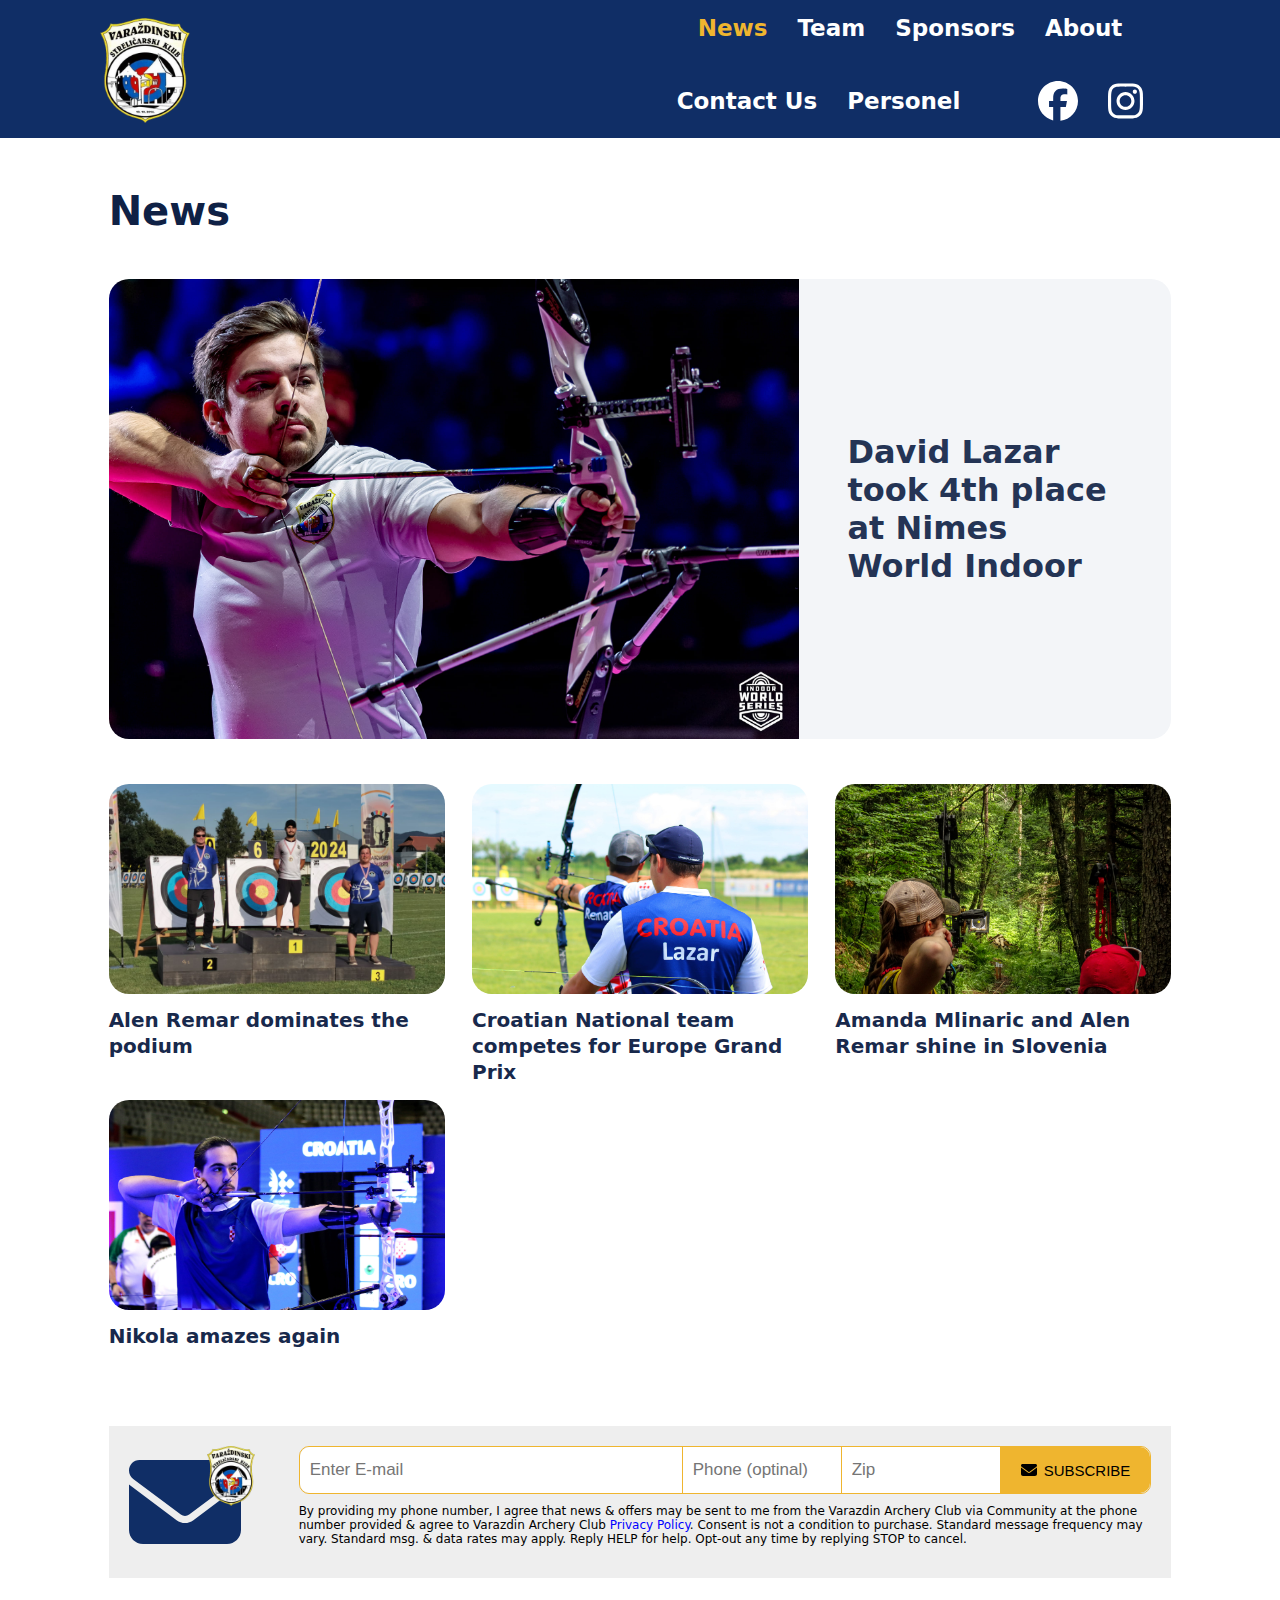
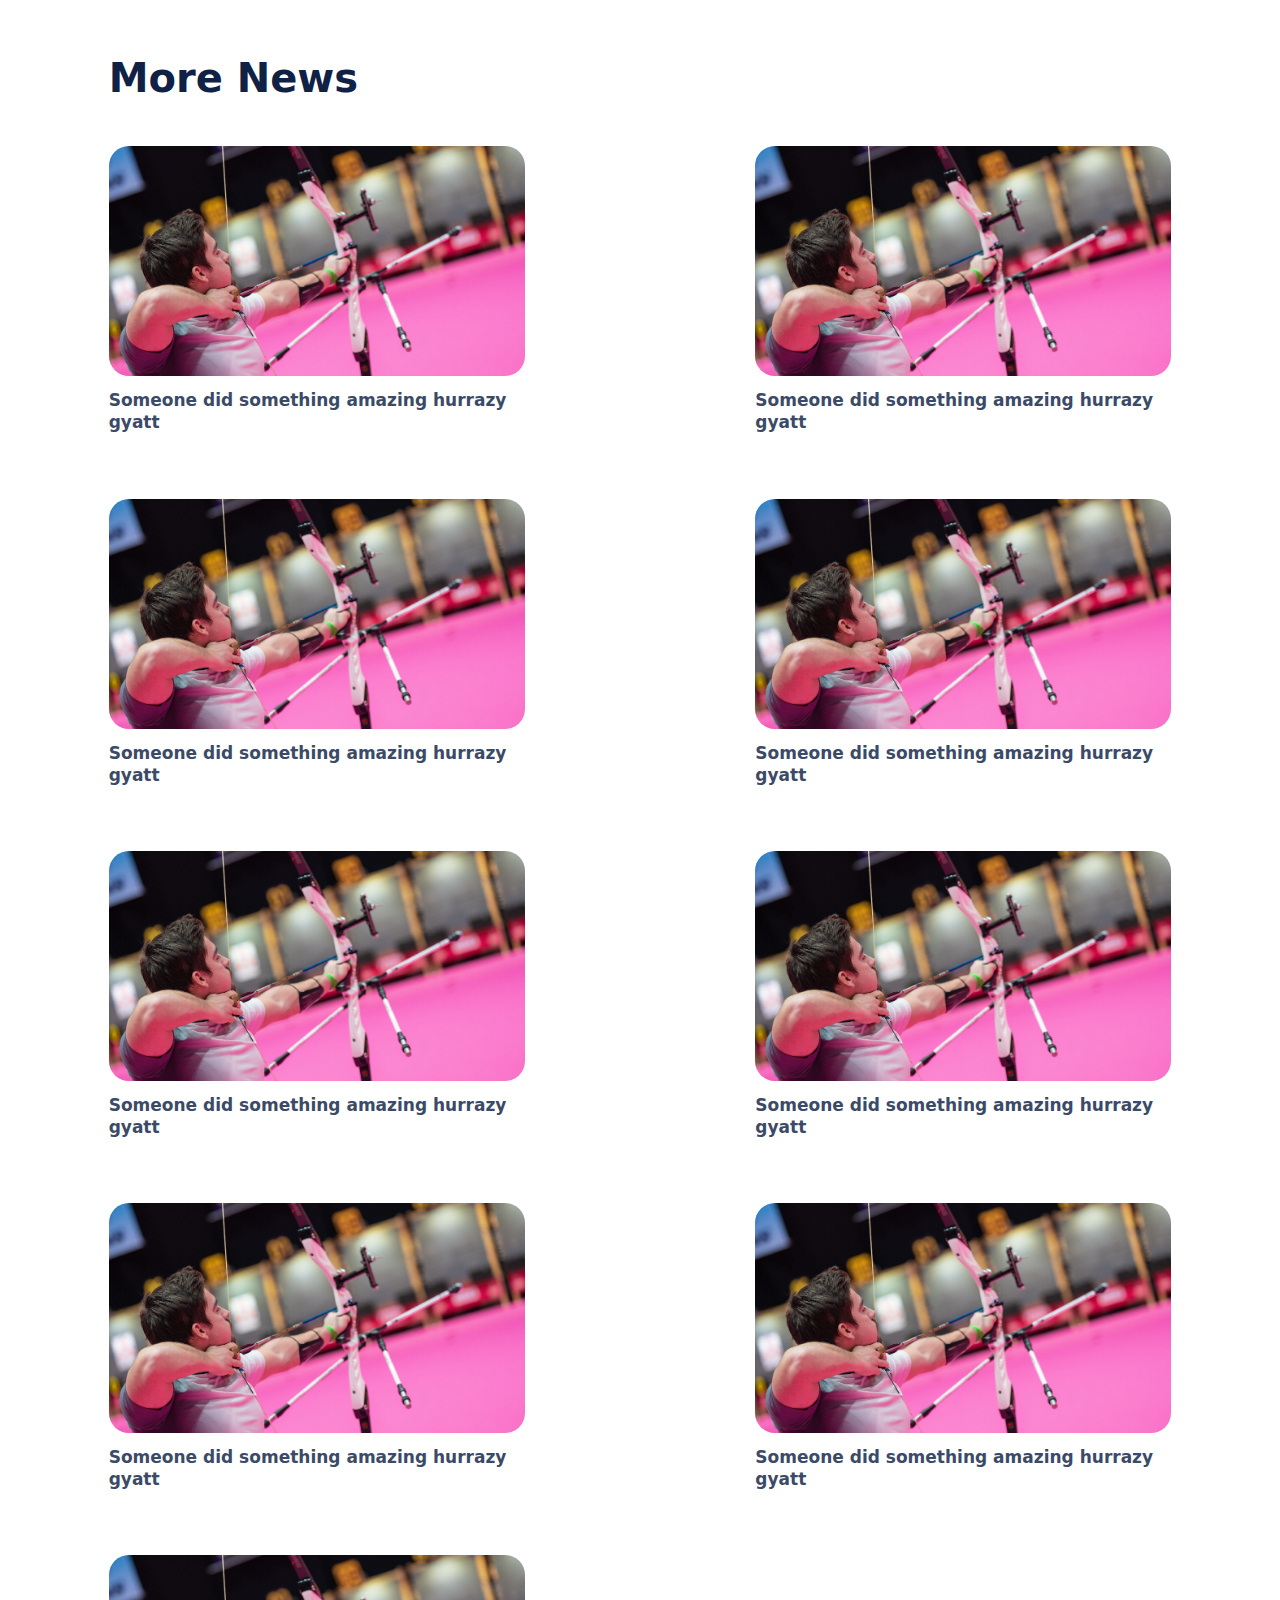
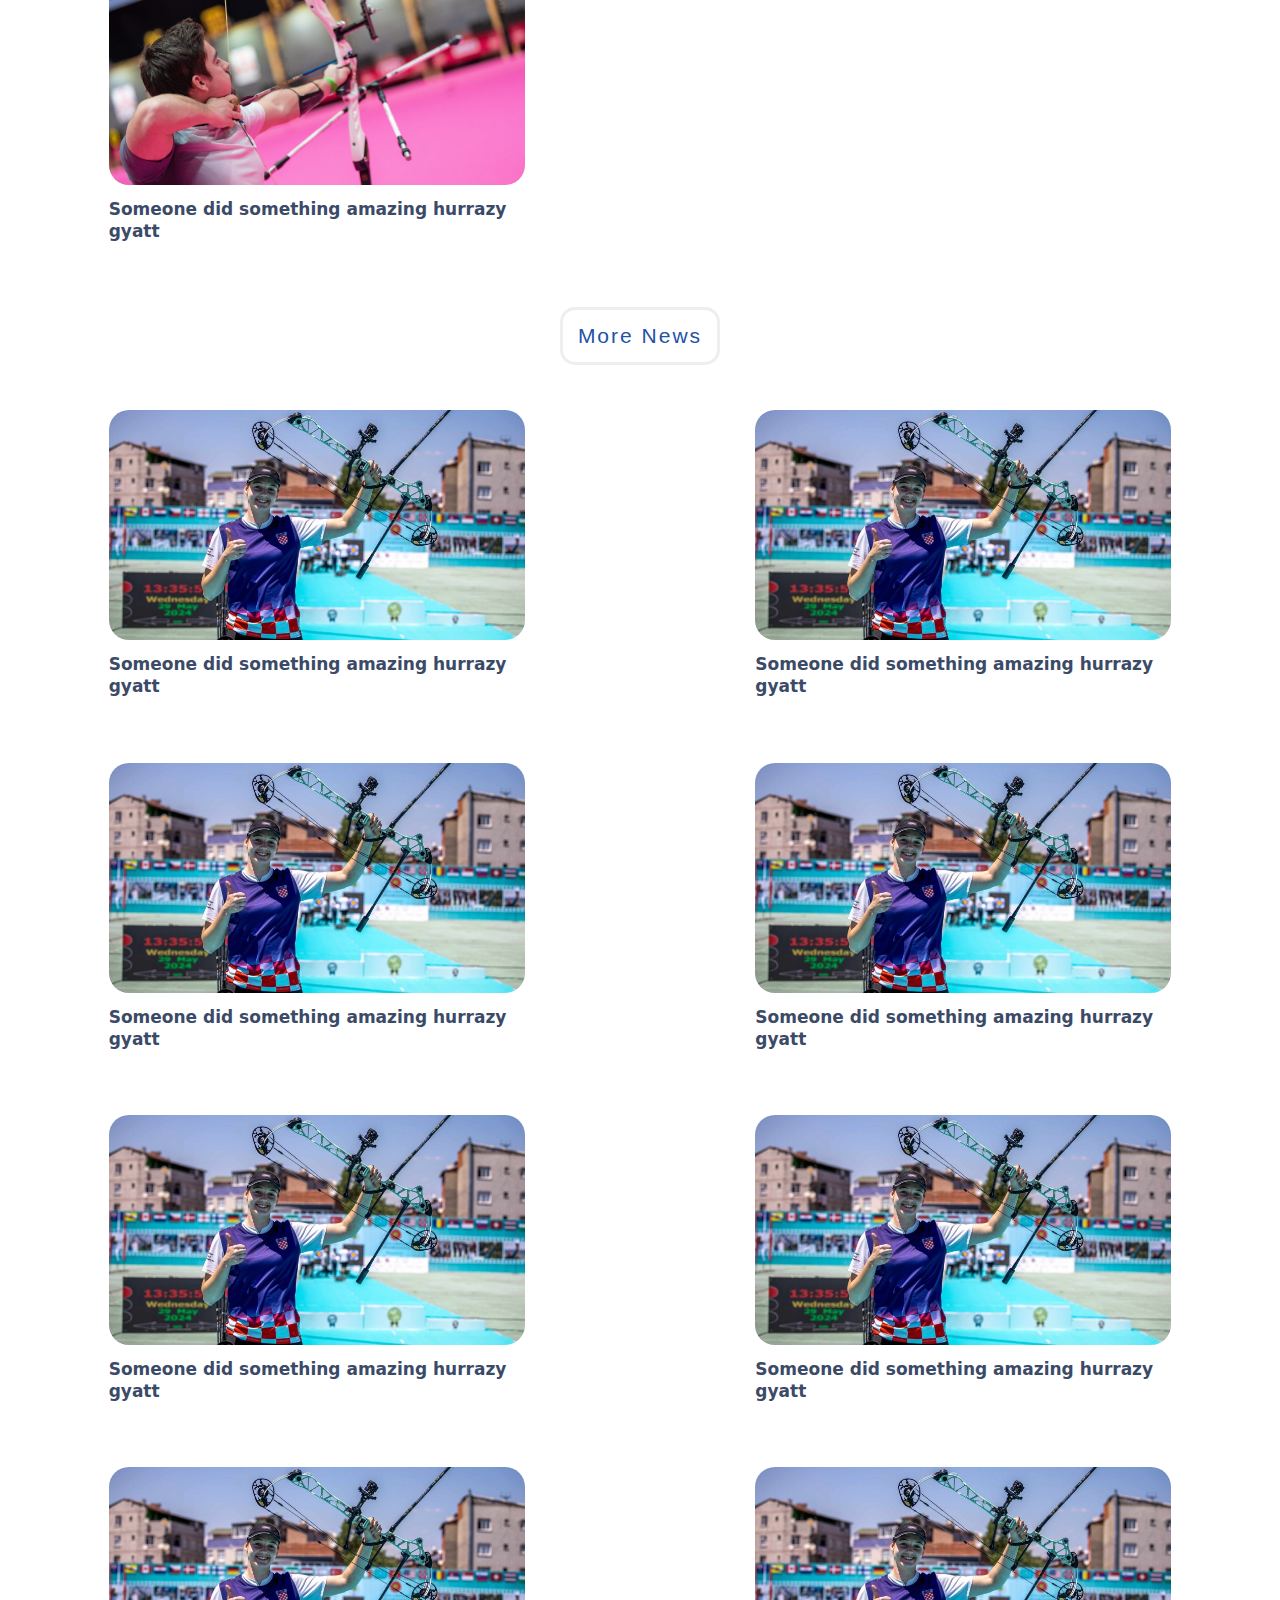
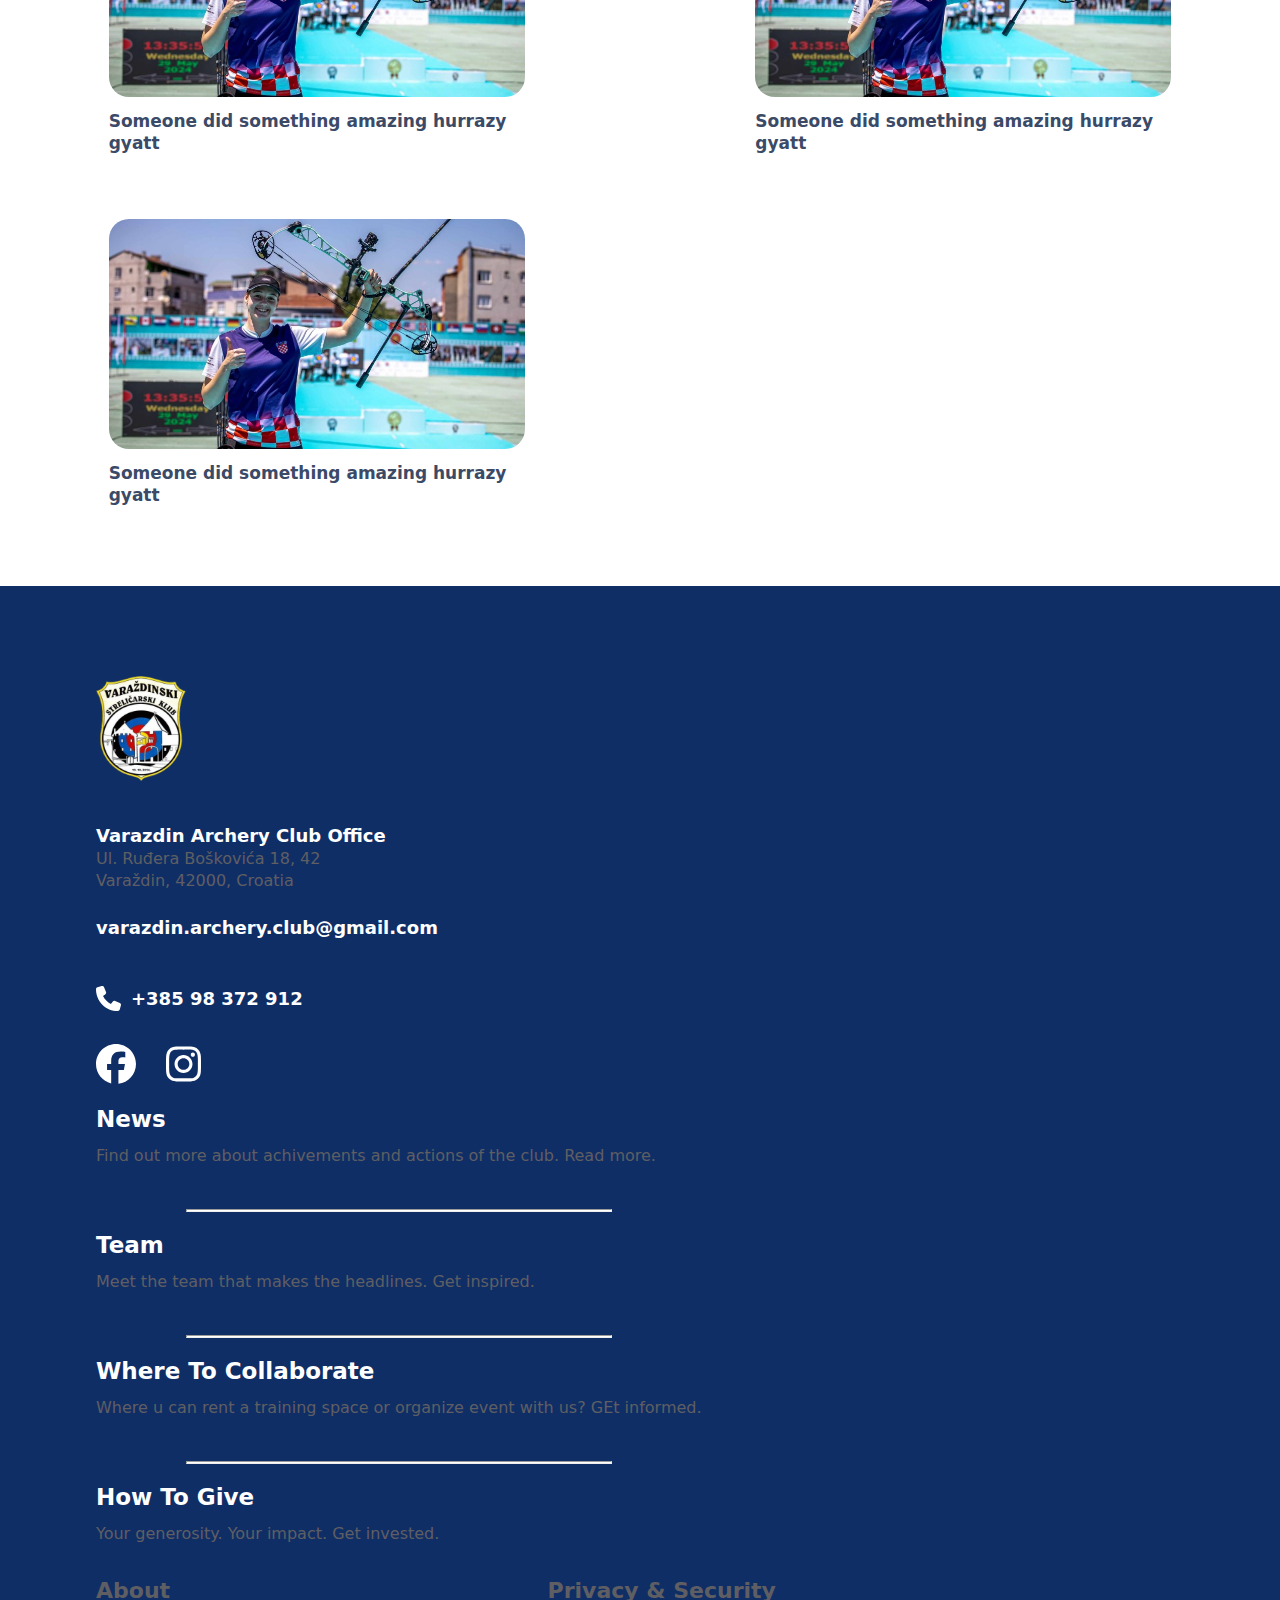
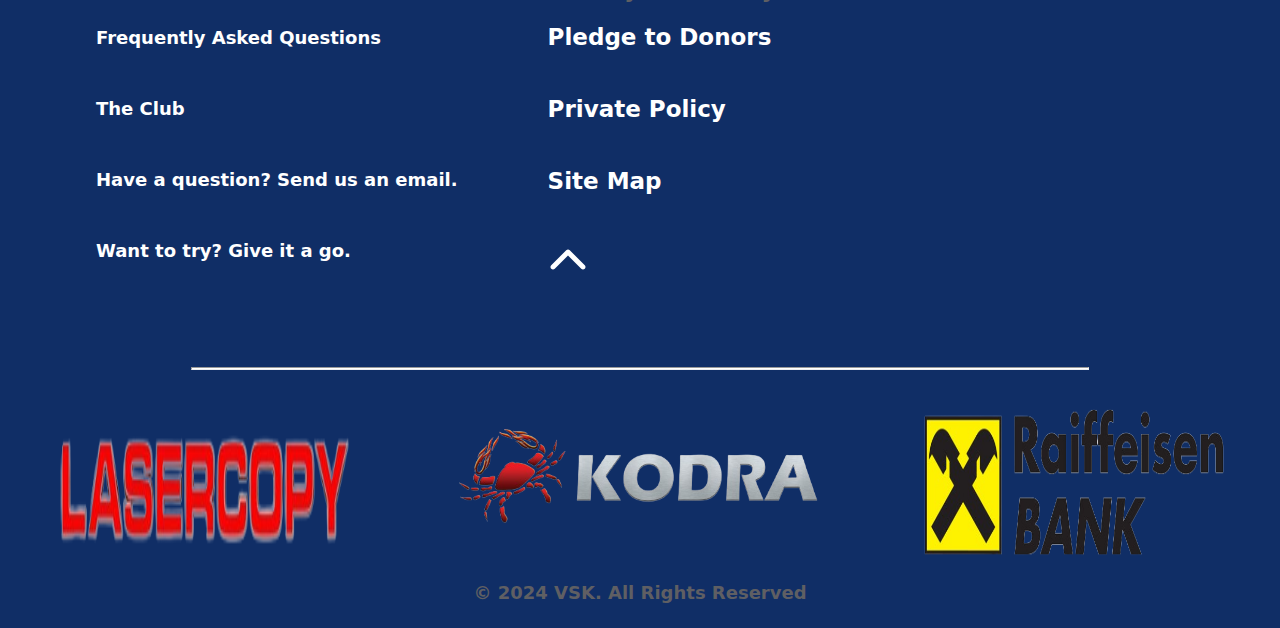
<file: news.html>
<!DOCTYPE html>
<html lang="en-US">
<head>
    <meta charset="UTF-8">
    <meta name="keywords" content="HTML, CSS, JavaScript">
    <meta name="viewport" content="width=device-width, initial-scale=1, shrink-to-fit=no">
    <link rel="stylesheet" type="text/css" href="style.css">
    <script type="text/javascript" src="script.js" defer></script>
    <title>News</title>
</head>
<body>
    <div class="wrapper-container">
        <div class="header">
            <a href="index.html"><img class="logo-img" src="images/vsk-logo.png"></a>
            <div class="links-container">
                <a href="news.html">News</a>
                <a href="team.html">Team</a>
                <a href="sponsors.html">Sponsors</a>
                <a href="about.html">About</a>
                <a href="contact-us.html" class="contact">Contact Us</a>
                <a href="personel-login.html">Personel</a>
                <div class="svg-container">
                    <svg xmlns="http://www.w3.org/2000/svg" viewBox="0 0 512 512"><path d="M512 256C512 114.6 397.4 0 256 0S0 114.6 0 256C0 376 82.7 476.8 194.2 504.5V334.2H141.4V256h52.8V222.3c0-87.1 39.4-127.5 125-127.5c16.2 0 44.2 3.2 55.7 6.4V172c-6-.6-16.5-1-29.6-1c-42 0-58.2 15.9-58.2 57.2V256h83.6l-14.4 78.2H287V510.1C413.8 494.8 512 386.9 512 256h0z"/></svg>
                    <svg xmlns="http://www.w3.org/2000/svg" viewBox="0 0 448 512"><path d="M224.1 141c-63.6 0-114.9 51.3-114.9 114.9s51.3 114.9 114.9 114.9S339 319.5 339 255.9 287.7 141 224.1 141zm0 189.6c-41.1 0-74.7-33.5-74.7-74.7s33.5-74.7 74.7-74.7 74.7 33.5 74.7 74.7-33.6 74.7-74.7 74.7zm146.4-194.3c0 14.9-12 26.8-26.8 26.8-14.9 0-26.8-12-26.8-26.8s12-26.8 26.8-26.8 26.8 12 26.8 26.8zm76.1 27.2c-1.7-35.9-9.9-67.7-36.2-93.9-26.2-26.2-58-34.4-93.9-36.2-37-2.1-147.9-2.1-184.9 0-35.8 1.7-67.6 9.9-93.9 36.1s-34.4 58-36.2 93.9c-2.1 37-2.1 147.9 0 184.9 1.7 35.9 9.9 67.7 36.2 93.9s58 34.4 93.9 36.2c37 2.1 147.9 2.1 184.9 0 35.9-1.7 67.7-9.9 93.9-36.2 26.2-26.2 34.4-58 36.2-93.9 2.1-37 2.1-147.8 0-184.8zM398.8 388c-7.8 19.6-22.9 34.7-42.6 42.6-29.5 11.7-99.5 9-132.1 9s-102.7 2.6-132.1-9c-19.6-7.8-34.7-22.9-42.6-42.6-11.7-29.5-9-99.5-9-132.1s-2.6-102.7 9-132.1c7.8-19.6 22.9-34.7 42.6-42.6 29.5-11.7 99.5-9 132.1-9s102.7-2.6 132.1 9c19.6 7.8 34.7 22.9 42.6 42.6 11.7 29.5 9 99.5 9 132.1s2.7 102.7-9 132.1z"/></svg>
                </div>
            </div>
        </div>

        <div class="main-content-box">
            <div class="middle-content-box">
                <h1>News</h1>
                <div class="front-news">
                    <img src="images/test2.jpg">
                    <div class="title-div">
                        <h1>David Lazar took 4th place at Nimes World Indoor</h1>
                    </div>
                </div>

                <div class="following-news">
                    <div class="news-box">
                        <div class="news-img news-1"></div>
                        <h3>Alen Remar dominates the podium</h3>
                    </div>
                    <div class="news-box">
                        <div class="news-img news-2"></div>
                        <h3>Croatian National team competes for Europe Grand Prix</h3>
                    </div>
                    <div class="news-box">
                        <div class="news-img news-3"></div>
                        <h3>Amanda Mlinaric and Alen Remar shine in Slovenia</h3>
                    </div>
                    <div class="news-box">
                        <div class="news-img news-4"></div>
                        <h3>Nikola amazes again</h3>
                    </div>
                </div>

                <div class="newsletter-container">
                    <div class="newsletter-box">
                        <div class="left-part-newsletter">
                            <svg xmlns="http://www.w3.org/2000/svg" viewBox="0 0 512 512"><path d="M48 64C21.5 64 0 85.5 0 112c0 15.1 7.1 29.3 19.2 38.4L236.8 313.6c11.4 8.5 27 8.5 38.4 0L492.8 150.4c12.1-9.1 19.2-23.3 19.2-38.4c0-26.5-21.5-48-48-48L48 64zM0 176L0 384c0 35.3 28.7 64 64 64l384 0c35.3 0 64-28.7 64-64l0-208L294.4 339.2c-22.8 17.1-54 17.1-76.8 0L0 176z"/></svg>
                            <img src="images/vsk-logo.png">
                        </div>
                        <div class="right-side-newsletter">
                            <div class="subscribe-info-bar">
                                <input type="email" placeholder="Enter E-mail">
                                <input type="tel" placeholder="Phone (optinal)">
                                <input type="number" placeholder="Zip">
                                <button>
                                <svg xmlns="http://www.w3.org/2000/svg" viewBox="0 0 512 512"><path d="M48 64C21.5 64 0 85.5 0 112c0 15.1 7.1 29.3 19.2 38.4L236.8 313.6c11.4 8.5 27 8.5 38.4 0L492.8 150.4c12.1-9.1 19.2-23.3 19.2-38.4c0-26.5-21.5-48-48-48L48 64zM0 176L0 384c0 35.3 28.7 64 64 64l384 0c35.3 0 64-28.7 64-64l0-208L294.4 339.2c-22.8 17.1-54 17.1-76.8 0L0 176z"/></svg>
                                SUBSCRIBE
                                </button>
                            </div>
                            <div class="disclaimer-bar">
                                <p>By providing my phone number, I agree that news & offers may be sent to me from the Varazdin Archery Club via Community at the phone number
                                provided & agree to Varazdin Archery Club <a>Privacy Policy</a>. Consent is not a condition to purchase. Standard message frequency may vary.
                                Standard msg. & data rates may apply. Reply HELP for help. Opt-out any time by replying STOP to cancel.</p>
                            </div>
                        </div>
                    </div>
                </div>

                <h1>More News</h1>
                <div class="more-news-section">
                    <div class="news-box-2">
                        <div class="news-img news-2-0 news-2-1"></div>
                        <h3>Someone did something amazing hurrazy gyatt</h3>
                    </div>
                    <div class="news-box-2">
                        <div class="news-img news-2-0 news-2-2"></div>
                        <h3>Someone did something amazing hurrazy gyatt</h3>
                    </div>
                    <div class="news-box-2">
                        <div class="news-img news-2-0 news-2-3"></div>
                        <h3>Someone did something amazing hurrazy gyatt</h3>
                    </div>
                    <div class="news-box-2">
                        <div class="news-img news-2-0 news-2-4"></div>
                        <h3>Someone did something amazing hurrazy gyatt</h3>
                    </div>
                    <div class="news-box-2">
                        <div class="news-img news-2-0 news-2-5"></div>
                        <h3>Someone did something amazing hurrazy gyatt</h3>
                    </div>
                    <div class="news-box-2">
                        <div class="news-img news-2-0 news-2-6"></div>
                        <h3>Someone did something amazing hurrazy gyatt</h3>
                    </div>
                    <div class="news-box-2">
                        <div class="news-img news-2-0 news-2-7"></div>
                        <h3>Someone did something amazing hurrazy gyatt</h3>
                    </div>
                    <div class="news-box-2">
                        <div class="news-img news-2-0 news-2-8"></div>
                        <h3>Someone did something amazing hurrazy gyatt</h3>
                    </div>
                    <div class="news-box-2">
                        <div class="news-img news-2-0 news-2-9"></div>
                        <h3>Someone did something amazing hurrazy gyatt</h3>
                    </div>
                </div>

                <button class="more-news-btn">More News</button>

                <div class="more-news-section">
                    <div class="news-box-2">
                        <div class="news-img news-3-0 news-3-1"></div>
                        <h3>Someone did something amazing hurrazy gyatt</h3>
                    </div>
                    <div class="news-box-2">
                        <div class="news-img news-3-0 news-3-2"></div>
                        <h3>Someone did something amazing hurrazy gyatt</h3>
                    </div>
                    <div class="news-box-2">
                        <div class="news-img news-3-0 news-3-3"></div>
                        <h3>Someone did something amazing hurrazy gyatt</h3>
                    </div>
                    <div class="news-box-2">
                        <div class="news-img news-3-0 news-3-4"></div>
                        <h3>Someone did something amazing hurrazy gyatt</h3>
                    </div>
                    <div class="news-box-2">
                        <div class="news-img news-3-0 news-3-5"></div>
                        <h3>Someone did something amazing hurrazy gyatt</h3>
                    </div>
                    <div class="news-box-2">
                        <div class="news-img news-3-0 news-3-6"></div>
                        <h3>Someone did something amazing hurrazy gyatt</h3>
                    </div>
                    <div class="news-box-2">
                        <div class="news-img news-3-0 news-3-7"></div>
                        <h3>Someone did something amazing hurrazy gyatt</h3>
                    </div>
                    <div class="news-box-2">
                        <div class="news-img news-3-0 news-3-8"></div>
                        <h3>Someone did something amazing hurrazy gyatt</h3>
                    </div>
                    <div class="news-box-2">
                        <div class="news-img news-3-0 news-3-9"></div>
                        <h3>Someone did something amazing hurrazy gyatt</h3>
                    </div>
                </div>
            </div>

        </div>

        <div class="footer">
            <div class="container-4">
                <div class="col col-1">
                    <img src="images/vsk-logo.png" class="logo-img">
                    <h4 id="vsk-office">Varazdin Archery Club Office</h4>
                    <p>Ul. Ruđera Boškovića 18, 42</p>
                    <p>Varaždin, 42000, Croatia</p>
                    <h4>varazdin.archery.club@gmail.com</h4>
                    <div class="phone-nmbr">
                        <svg id="phone-svg" xmlns="http://www.w3.org/2000/svg" viewBox="0 0 512 512"><path d="M164.9 24.6c-7.7-18.6-28-28.5-47.4-23.2l-88 24C12.1 30.2 0 46 0 64C0 311.4 200.6 512 448 512c18 0 33.8-12.1 38.6-29.5l24-88c5.3-19.4-4.6-39.7-23.2-47.4l-96-40c-16.3-6.8-35.2-2.1-46.3 11.6L304.7 368C234.3 334.7 177.3 277.7 144 207.3L193.3 167c13.7-11.2 18.4-30 11.6-46.3l-40-96z"/></svg>
                        <h4>+385 98 372 912</h4>
                    </div>
                    <div class="svg-container">
                        <svg xmlns="http://www.w3.org/2000/svg" viewBox="0 0 512 512"><path d="M512 256C512 114.6 397.4 0 256 0S0 114.6 0 256C0 376 82.7 476.8 194.2 504.5V334.2H141.4V256h52.8V222.3c0-87.1 39.4-127.5 125-127.5c16.2 0 44.2 3.2 55.7 6.4V172c-6-.6-16.5-1-29.6-1c-42 0-58.2 15.9-58.2 57.2V256h83.6l-14.4 78.2H287V510.1C413.8 494.8 512 386.9 512 256h0z"/></svg>
                        <svg xmlns="http://www.w3.org/2000/svg" viewBox="0 0 448 512"><path d="M224.1 141c-63.6 0-114.9 51.3-114.9 114.9s51.3 114.9 114.9 114.9S339 319.5 339 255.9 287.7 141 224.1 141zm0 189.6c-41.1 0-74.7-33.5-74.7-74.7s33.5-74.7 74.7-74.7 74.7 33.5 74.7 74.7-33.6 74.7-74.7 74.7zm146.4-194.3c0 14.9-12 26.8-26.8 26.8-14.9 0-26.8-12-26.8-26.8s12-26.8 26.8-26.8 26.8 12 26.8 26.8zm76.1 27.2c-1.7-35.9-9.9-67.7-36.2-93.9-26.2-26.2-58-34.4-93.9-36.2-37-2.1-147.9-2.1-184.9 0-35.8 1.7-67.6 9.9-93.9 36.1s-34.4 58-36.2 93.9c-2.1 37-2.1 147.9 0 184.9 1.7 35.9 9.9 67.7 36.2 93.9s58 34.4 93.9 36.2c37 2.1 147.9 2.1 184.9 0 35.9-1.7 67.7-9.9 93.9-36.2 26.2-26.2 34.4-58 36.2-93.9 2.1-37 2.1-147.8 0-184.8zM398.8 388c-7.8 19.6-22.9 34.7-42.6 42.6-29.5 11.7-99.5 9-132.1 9s-102.7 2.6-132.1-9c-19.6-7.8-34.7-22.9-42.6-42.6-11.7-29.5-9-99.5-9-132.1s-2.6-102.7 9-132.1c7.8-19.6 22.9-34.7 42.6-42.6 29.5-11.7 99.5-9 132.1-9s102.7-2.6 132.1 9c19.6 7.8 34.7 22.9 42.6 42.6 11.7 29.5 9 99.5 9 132.1s2.7 102.7-9 132.1z"/></svg>
                    </div>
                </div>
                <div class="col col-2">
                    <h4><a href="news.html">News</a></h4>
                    <p>Find out more about achivements and actions of the club. Read more.</p>
                    <hr>
                    <h4><a href="team.html">Team</a></h4>
                    <p>Meet the team that makes the headlines. Get inspired.</p>
                    <hr>
                    <h4><a href="contact-us.html">Where To Collaborate</a></h4>
                    <p>Where u can rent a training space or organize event with us? GEt informed.</p>
                    <hr>
                    <h4><a href="sponsors.html">How To Give</a></h4>
                    <p>Your generosity. Your impact. Get invested.</p>
                </div>
                <div class="col col-3-about">
                    <h3>About</h3>
                    <a href="javascript:0"><h4>Frequently Asked Questions</h4></a>
                    <a href="about.html"><h4>The Club</h4></a>
                    <a href="javascript:0"><h4>Have a question? Send us an email.</h4></a>
                    <a href="contact-us.html"><h4>Want to try? Give it a go.</h4></a>
                </div>
                <div class="col col-4-privacy">
                    <h3>Privacy & Security</h3>
                    <h4><a href="sponsors.html">Pledge to Donors</a></h4>
                    <h4><a href="javascript:0">Private Policy</a></h4>
                    <h4><a href="javascript:0">Site Map</a></h4>
                    <h4><a href="javascript:0"><svg xmlns="http://www.w3.org/2000/svg" viewBox="0 0 512 512"><path d="M233.4 105.4c12.5-12.5 32.8-12.5 45.3 0l192 192c12.5 12.5 12.5 32.8 0 45.3s-32.8 12.5-45.3 0L256 173.3 86.6 342.6c-12.5 12.5-32.8 12.5-45.3 0s-12.5-32.8 0-45.3l192-192z"/></svg></a></h4>
                </div>
            </div>
            <hr>
            <div class="container-5">
                <div class="sponsor-images">
                    <img src="images/sponsor1.png" class=" sponsor sponsor1">
                    <img src="images/sponsor2.png" class=" sponsor sponsor2">
                    <img src="images/sponsor3.png" class=" sponsor sponsor3">
                </div>
                <div class="design-claim">
                    <h4>© 2024 VSK. All Rights Reserved</h4>
                </div>
            </div>
        </div>
    </div>
</body>
</html>
</file>
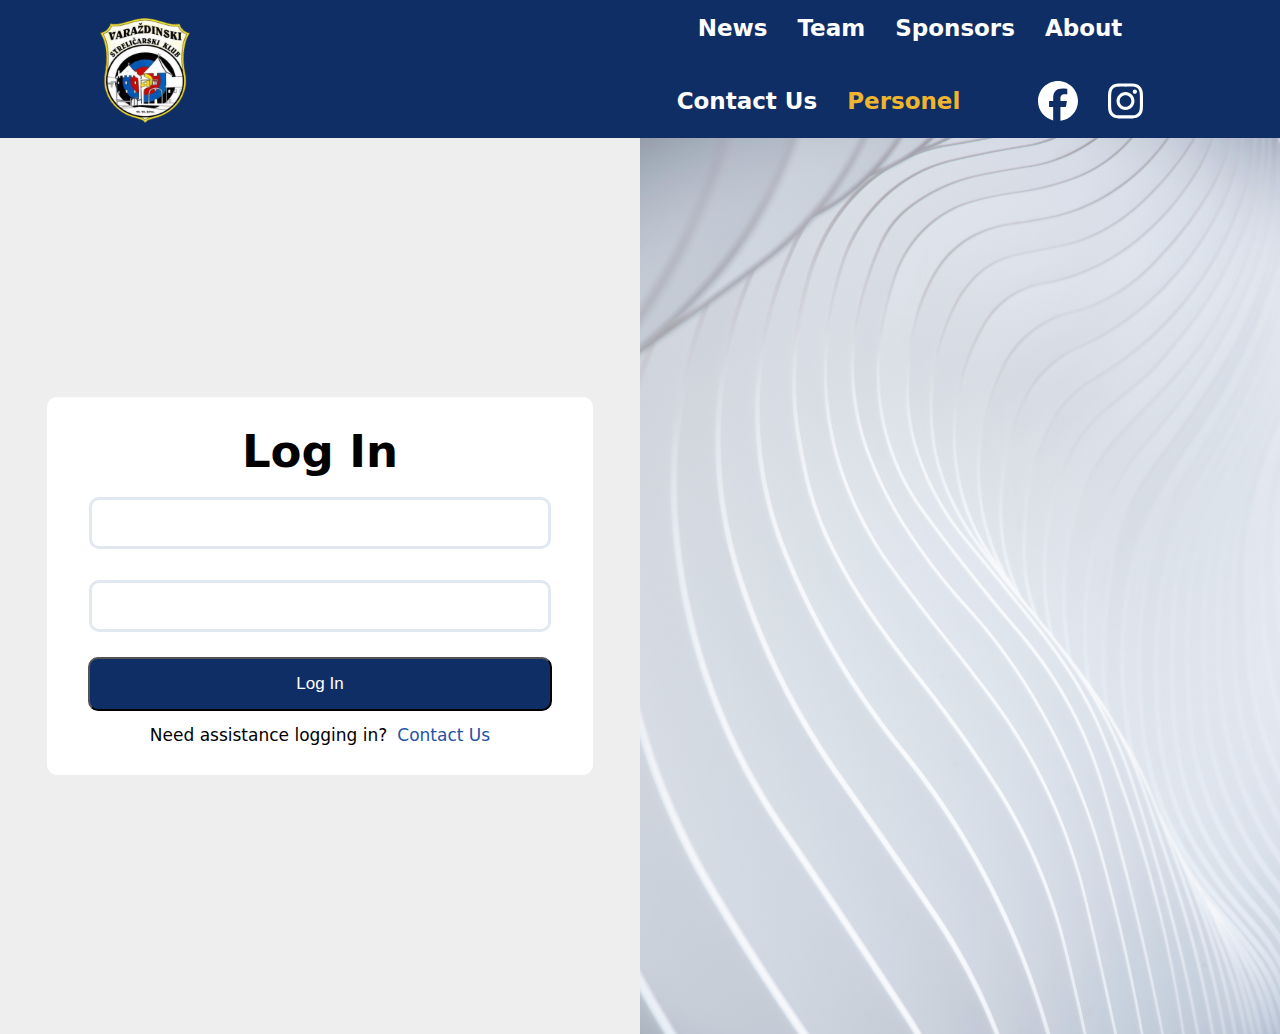
<file: personel-login.html>
<!DOCTYPE html>
<html lang="en-US">
<head>
    <head>
        <meta charset="UTF-8">
        <meta name="keywords" content="HTML, CSS, JavaScript">
        <meta name="viewport" content="width=device-width, initial-scale=1, shrink-to-fit=no">
        <link rel="stylesheet" type="text/css" href="style.css">
        <script type="text/javascript" src="script.js" defer></script>
        <title>Personel Log In</title>
    </head>
</head>
<body>
    <div class="personel-login-container">
        <div class="header">
            <a href="index.html"><img class="logo-img" src="images/vsk-logo.png"></a>
            <div class="links-container">
                <a href="news.html">News</a>
                <a href="team.html">Team</a>
                <a href="sponsors.html">Sponsors</a>
                <a href="about.html">About</a>
                <a href="contact-us.html" class="contact">Contact Us</a>
                <a href="personel-login.html">Personel</a>
                <div class="svg-container">
                    <svg xmlns="http://www.w3.org/2000/svg" viewBox="0 0 512 512"><path d="M512 256C512 114.6 397.4 0 256 0S0 114.6 0 256C0 376 82.7 476.8 194.2 504.5V334.2H141.4V256h52.8V222.3c0-87.1 39.4-127.5 125-127.5c16.2 0 44.2 3.2 55.7 6.4V172c-6-.6-16.5-1-29.6-1c-42 0-58.2 15.9-58.2 57.2V256h83.6l-14.4 78.2H287V510.1C413.8 494.8 512 386.9 512 256h0z"/></svg>
                    <svg xmlns="http://www.w3.org/2000/svg" viewBox="0 0 448 512"><path d="M224.1 141c-63.6 0-114.9 51.3-114.9 114.9s51.3 114.9 114.9 114.9S339 319.5 339 255.9 287.7 141 224.1 141zm0 189.6c-41.1 0-74.7-33.5-74.7-74.7s33.5-74.7 74.7-74.7 74.7 33.5 74.7 74.7-33.6 74.7-74.7 74.7zm146.4-194.3c0 14.9-12 26.8-26.8 26.8-14.9 0-26.8-12-26.8-26.8s12-26.8 26.8-26.8 26.8 12 26.8 26.8zm76.1 27.2c-1.7-35.9-9.9-67.7-36.2-93.9-26.2-26.2-58-34.4-93.9-36.2-37-2.1-147.9-2.1-184.9 0-35.8 1.7-67.6 9.9-93.9 36.1s-34.4 58-36.2 93.9c-2.1 37-2.1 147.9 0 184.9 1.7 35.9 9.9 67.7 36.2 93.9s58 34.4 93.9 36.2c37 2.1 147.9 2.1 184.9 0 35.9-1.7 67.7-9.9 93.9-36.2 26.2-26.2 34.4-58 36.2-93.9 2.1-37 2.1-147.8 0-184.8zM398.8 388c-7.8 19.6-22.9 34.7-42.6 42.6-29.5 11.7-99.5 9-132.1 9s-102.7 2.6-132.1-9c-19.6-7.8-34.7-22.9-42.6-42.6-11.7-29.5-9-99.5-9-132.1s-2.6-102.7 9-132.1c7.8-19.6 22.9-34.7 42.6-42.6 29.5-11.7 99.5-9 132.1-9s102.7-2.6 132.1 9c19.6 7.8 34.7 22.9 42.6 42.6 11.7 29.5 9 99.5 9 132.1s2.7 102.7-9 132.1z"/></svg>
                </div>
            </div>
        </div>


        <div class="main-content">
            <div class="login-form">
                <div class="h1-box">
                    <h1>Log In</h1>
                </div>
                <div class="log-in-info-box">
                    <fieldset>
                        <input type="text" id="login-id" name="login-id" inputmode="numeric" required>
                    </fieldset>
                    <fieldset>
                        <input type="password" id="user_password" name="password" required>
                    </fieldset>
                    <button type="submit" id="submit-login-form-btn">Log In</button>
                </div>
                <div class="help-login-box">
                    <h3>Need assistance logging in?</h3>
                    <a href="::javascript">Contact Us</a>
                </div>
            </div>
            <div class="the-colored-side"></div>
        </div>
    </div>
    
</body>
</html>
</file>
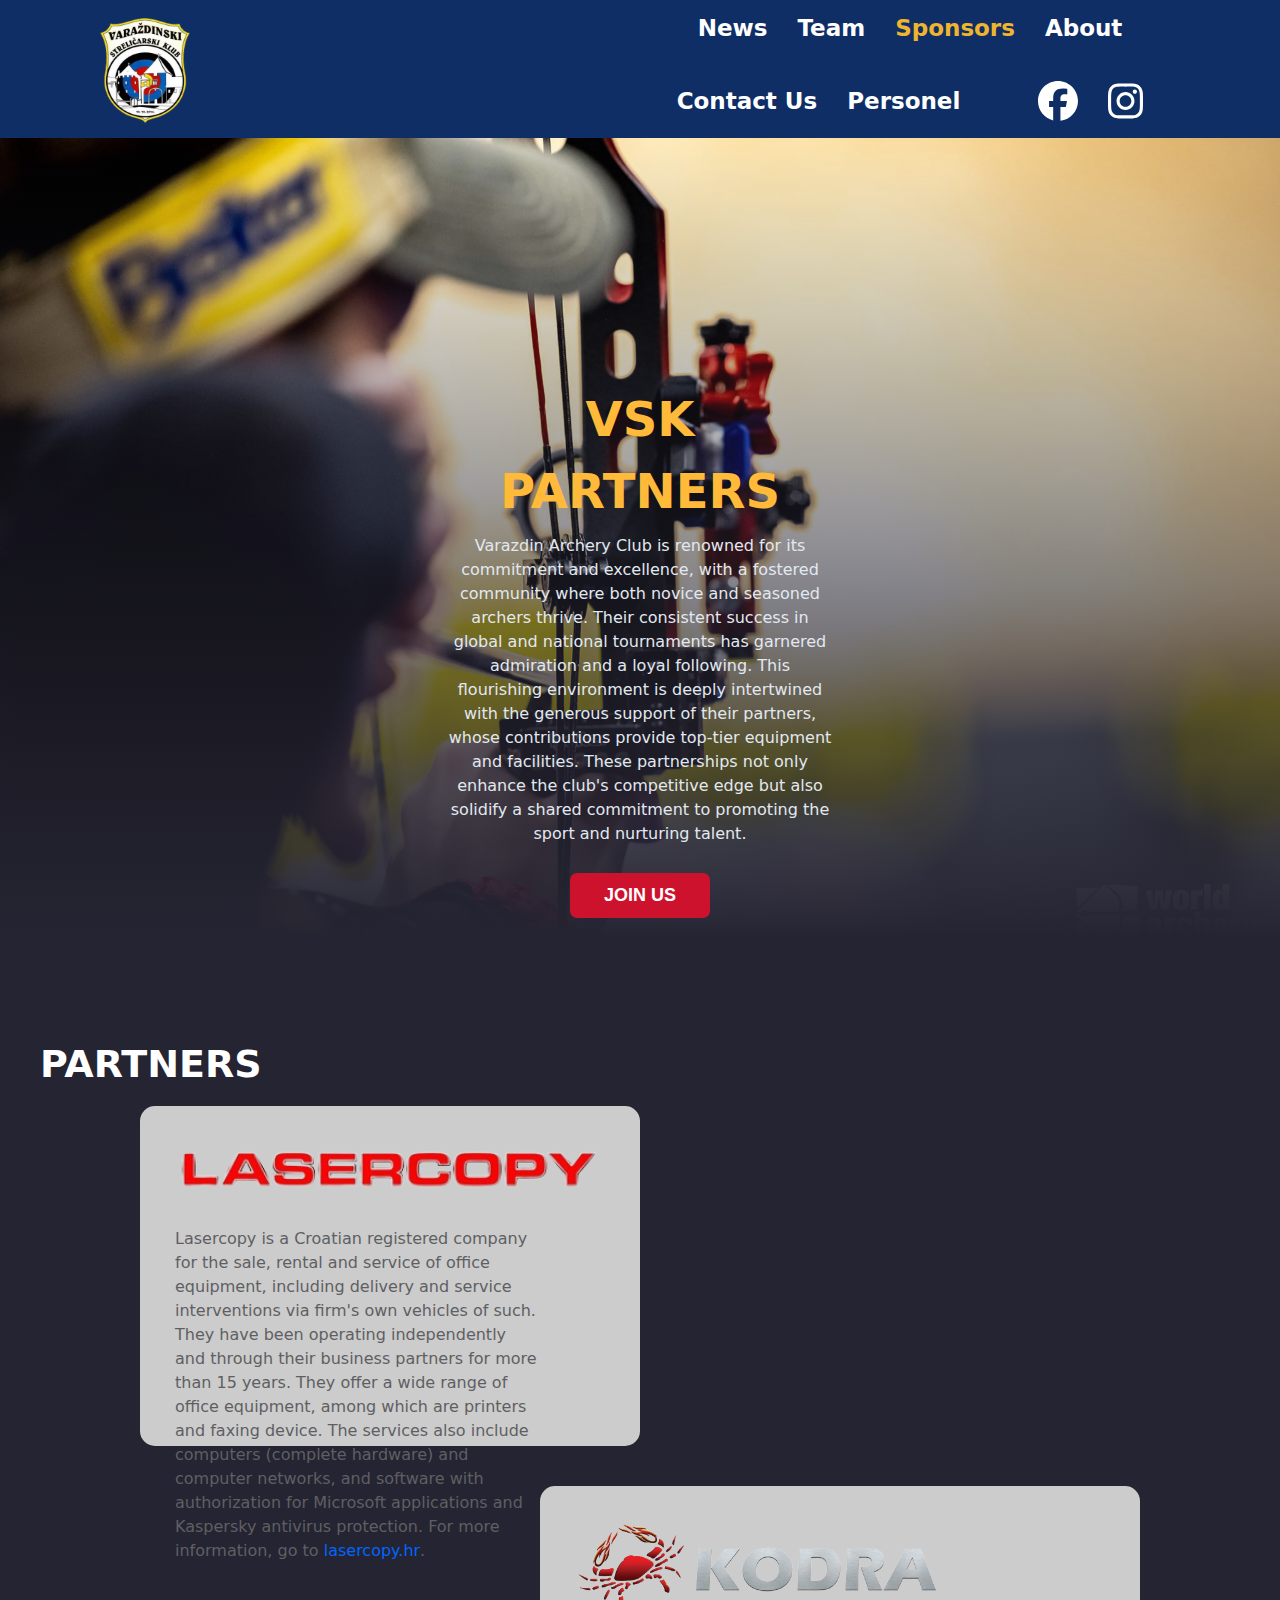
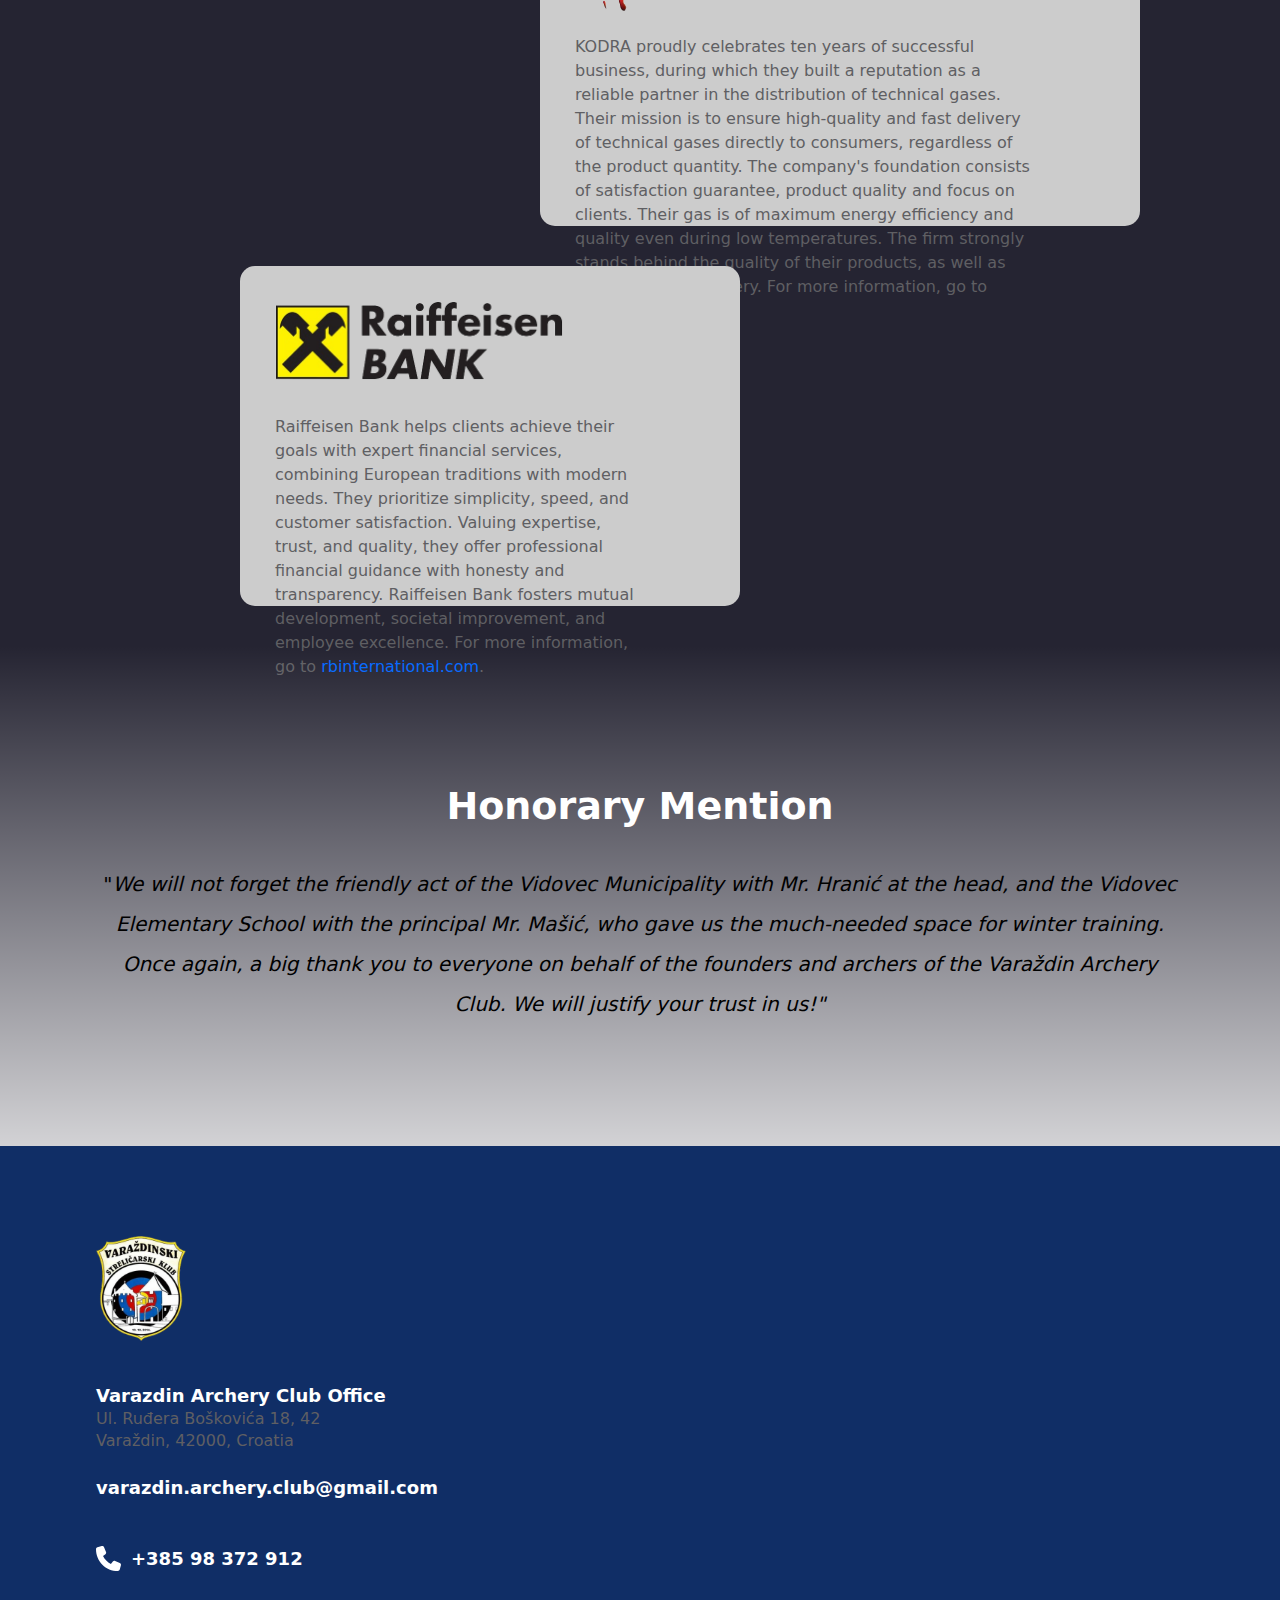
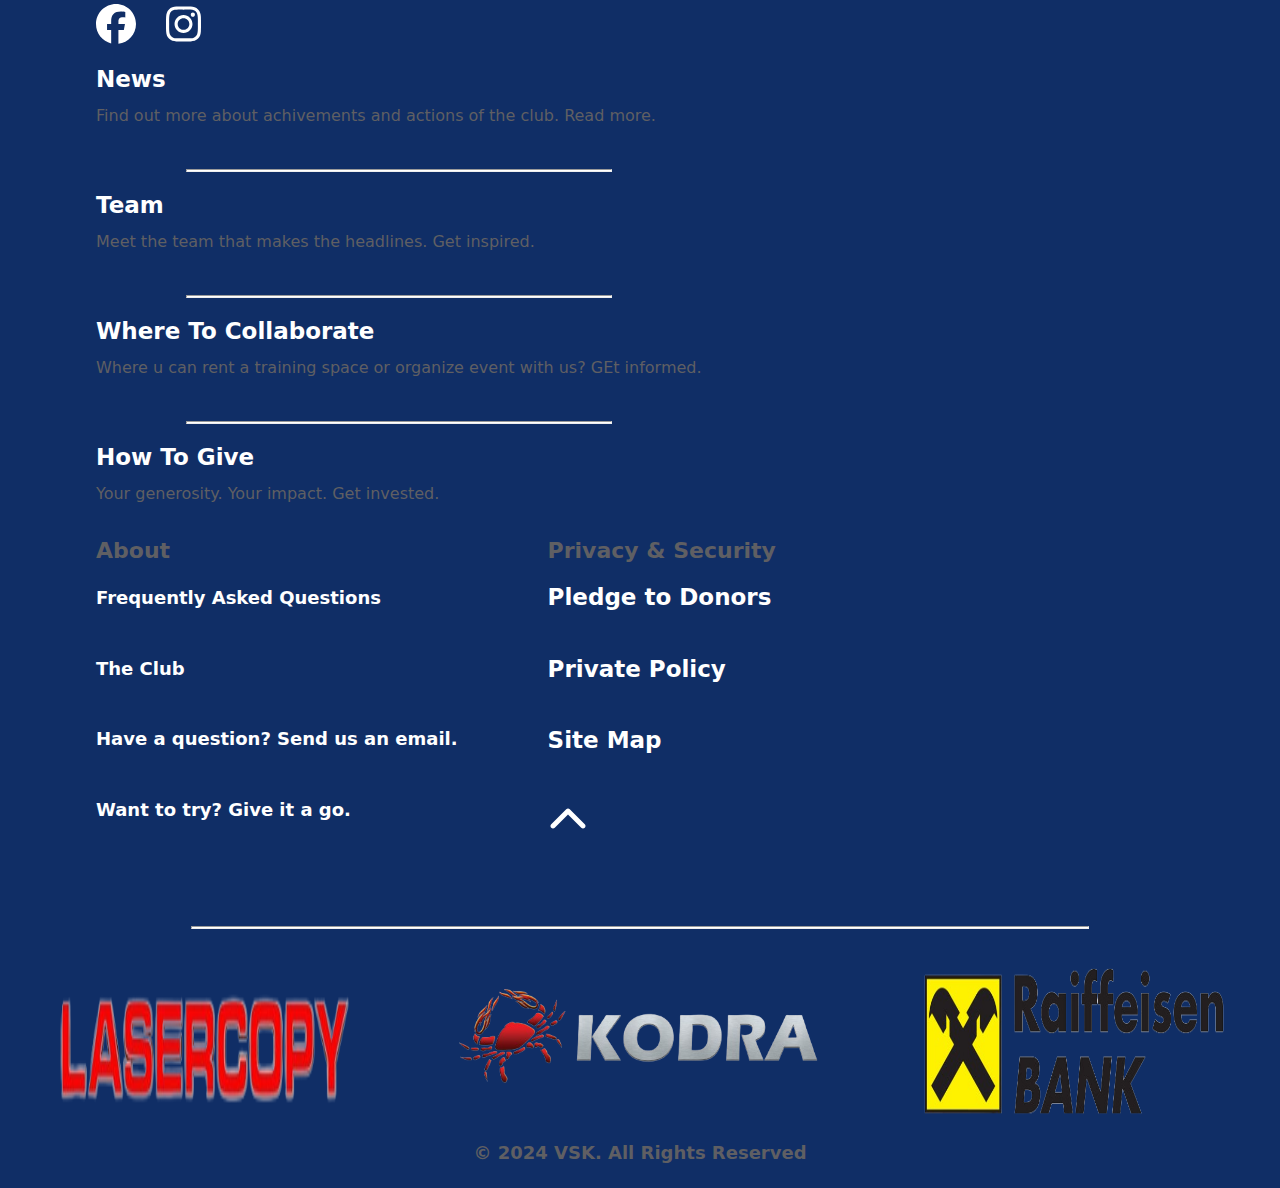
<file: sponsors.html>
<!DOCTYPE html>
<html lang="en-US">
<head>
    <meta charset="UTF-8">
    <meta name="keywords" content="HTML, CSS, JavaScript">
    <meta name="viewport" content="width=device-width, initial-scale=1, shrink-to-fit=no">
    <link rel="stylesheet" type="text/css" href="style.css">
    <script type="text/javascript" src="script.js" defer></script>
    <title>Partners - VSK</title>
</head>
<body>
    <div class="sponsors-container">
        <div class="header">
            <a href="index.html"><img class="logo-img" src="images/vsk-logo.png"></a>
            <div class="links-container">
                <a href="news.html">News</a>
                <a href="team.html">Team</a>
                <a href="sponsors.html">Sponsors</a>
                <a href="about.html">About</a>
                <a href="contact-us.html" class="contact">Contact Us</a>
                <a href="personel-login.html">Personel</a>
                <div class="svg-container">
                    <svg xmlns="http://www.w3.org/2000/svg" viewBox="0 0 512 512"><path d="M512 256C512 114.6 397.4 0 256 0S0 114.6 0 256C0 376 82.7 476.8 194.2 504.5V334.2H141.4V256h52.8V222.3c0-87.1 39.4-127.5 125-127.5c16.2 0 44.2 3.2 55.7 6.4V172c-6-.6-16.5-1-29.6-1c-42 0-58.2 15.9-58.2 57.2V256h83.6l-14.4 78.2H287V510.1C413.8 494.8 512 386.9 512 256h0z"/></svg>
                    <svg xmlns="http://www.w3.org/2000/svg" viewBox="0 0 448 512"><path d="M224.1 141c-63.6 0-114.9 51.3-114.9 114.9s51.3 114.9 114.9 114.9S339 319.5 339 255.9 287.7 141 224.1 141zm0 189.6c-41.1 0-74.7-33.5-74.7-74.7s33.5-74.7 74.7-74.7 74.7 33.5 74.7 74.7-33.6 74.7-74.7 74.7zm146.4-194.3c0 14.9-12 26.8-26.8 26.8-14.9 0-26.8-12-26.8-26.8s12-26.8 26.8-26.8 26.8 12 26.8 26.8zm76.1 27.2c-1.7-35.9-9.9-67.7-36.2-93.9-26.2-26.2-58-34.4-93.9-36.2-37-2.1-147.9-2.1-184.9 0-35.8 1.7-67.6 9.9-93.9 36.1s-34.4 58-36.2 93.9c-2.1 37-2.1 147.9 0 184.9 1.7 35.9 9.9 67.7 36.2 93.9s58 34.4 93.9 36.2c37 2.1 147.9 2.1 184.9 0 35.9-1.7 67.7-9.9 93.9-36.2 26.2-26.2 34.4-58 36.2-93.9 2.1-37 2.1-147.8 0-184.8zM398.8 388c-7.8 19.6-22.9 34.7-42.6 42.6-29.5 11.7-99.5 9-132.1 9s-102.7 2.6-132.1-9c-19.6-7.8-34.7-22.9-42.6-42.6-11.7-29.5-9-99.5-9-132.1s-2.6-102.7 9-132.1c7.8-19.6 22.9-34.7 42.6-42.6 29.5-11.7 99.5-9 132.1-9s102.7-2.6 132.1 9c19.6 7.8 34.7 22.9 42.6 42.6 11.7 29.5 9 99.5 9 132.1s2.7 102.7-9 132.1z"/></svg>
                </div>
            </div>
        </div>


        <div class="main-content-sponsors">
            <div class="main-title-sponsors">
                <div class="older-child">
                    <div>
                        <h1>VSK PARTNERS</h1>
                        <p>Varazdin Archery Club is renowned for its commitment and excellence, with a fostered community where both novice and seasoned archers thrive.
                        Their consistent success in global and national tournaments has garnered admiration and a loyal following. This flourishing environment
                        is deeply intertwined with the generous support of their partners, whose contributions provide top-tier equipment and facilities. These partnerships
                        not only enhance the club's competitive edge but also solidify a shared commitment to promoting the sport and nurturing talent.
                        </p>
                        <a><button class="join-us-btn">JOIN US</button></a>
                    </div>
                </div>
            </div>
            <div class="middle-partner-container">
                <h1>PARTNERS</h1>
                <div class="child-partner-container">
                    <div class="partner partner-1">
                        <img class="partner-img" src="images/sponsor1.png" title="Lasercopy Sponsor">
                        <p>Lasercopy is a Croatian registered company for the sale, rental and service of office equipment, including delivery and service interventions via firm's own vehicles of such. They have been operating independently and through their business partners for more than 15 years. They offer a wide range of office equipment, among which are printers and faxing device. The services also include computers (complete hardware) and computer networks, and software with authorization for Microsoft applications and Kaspersky antivirus protection. For more information, go to <a href="https://lasercopy.hr" target="_blank">lasercopy.hr</a>.</p>
                    </div>
                    <div class="partner partner-2">
                        <img class="partner-img" src="images/sponsor2.png" title="Kodra Sponsorship">
                        <p>KODRA proudly celebrates ten years of successful business, during which they built a reputation as a reliable partner in the distribution of technical gases. Their mission is to ensure high-quality and fast delivery of technical gases directly to consumers, regardless of the product quantity. The company's foundation consists of satisfaction guarantee, product quality and focus on clients. Their gas is of maximum energy efficiency and quality even during low temperatures. The firm strongly stands behind the quality of their products, as well as quick and free delivery. For more information, go to <a href="https://kodra.hr" target="_blank">kodra.hr</a>.</p>
                    </div>
                    <div class="partner partner-3">
                        <img class="partner-img" src="images/sponsor3.png" title="Reiffeisen Bank Sponsorship">
                        <p>Raiffeisen Bank helps clients achieve their goals with expert financial services, combining European traditions with modern needs. They prioritize simplicity, speed, and customer satisfaction. Valuing expertise, trust, and quality, they offer professional financial guidance with honesty and transparency. Raiffeisen Bank fosters mutual development, societal improvement, and employee excellence. For more information, go to <a href="https://www.rbinternational.com/en/raiffeisen.html" target="_blank">rbinternational.com</a>.</p>
                    </div>
                </div>
            </div>
            <div class="honorary-mention-container">
                <h1>Honorary Mention</h1>
                <p>
                    "<i>We will not forget the friendly act of the Vidovec Municipality with Mr. Hranić at the head, and the Vidovec Elementary School with the principal Mr. Mašić, who gave us the much-needed space for winter training.
                    Once again, a big thank you to everyone on behalf of the founders and archers of the Varaždin Archery Club. We will justify your trust in us!"
                </i></p>
            </div>
        </div>

        <div class="footer">
            <div class="container-4">
                <div class="col col-1">
                    <img src="images/vsk-logo.png" class="logo-img">
                    <h4 id="vsk-office">Varazdin Archery Club Office</h4>
                    <p>Ul. Ruđera Boškovića 18, 42</p>
                    <p>Varaždin, 42000, Croatia</p>
                    <h4>varazdin.archery.club@gmail.com</h4>
                    <div class="phone-nmbr">
                        <svg id="phone-svg" xmlns="http://www.w3.org/2000/svg" viewBox="0 0 512 512"><path d="M164.9 24.6c-7.7-18.6-28-28.5-47.4-23.2l-88 24C12.1 30.2 0 46 0 64C0 311.4 200.6 512 448 512c18 0 33.8-12.1 38.6-29.5l24-88c5.3-19.4-4.6-39.7-23.2-47.4l-96-40c-16.3-6.8-35.2-2.1-46.3 11.6L304.7 368C234.3 334.7 177.3 277.7 144 207.3L193.3 167c13.7-11.2 18.4-30 11.6-46.3l-40-96z"/></svg>
                        <h4>+385 98 372 912</h4>
                    </div>
                    <div class="svg-container">
                        <svg xmlns="http://www.w3.org/2000/svg" viewBox="0 0 512 512"><path d="M512 256C512 114.6 397.4 0 256 0S0 114.6 0 256C0 376 82.7 476.8 194.2 504.5V334.2H141.4V256h52.8V222.3c0-87.1 39.4-127.5 125-127.5c16.2 0 44.2 3.2 55.7 6.4V172c-6-.6-16.5-1-29.6-1c-42 0-58.2 15.9-58.2 57.2V256h83.6l-14.4 78.2H287V510.1C413.8 494.8 512 386.9 512 256h0z"/></svg>
                        <svg xmlns="http://www.w3.org/2000/svg" viewBox="0 0 448 512"><path d="M224.1 141c-63.6 0-114.9 51.3-114.9 114.9s51.3 114.9 114.9 114.9S339 319.5 339 255.9 287.7 141 224.1 141zm0 189.6c-41.1 0-74.7-33.5-74.7-74.7s33.5-74.7 74.7-74.7 74.7 33.5 74.7 74.7-33.6 74.7-74.7 74.7zm146.4-194.3c0 14.9-12 26.8-26.8 26.8-14.9 0-26.8-12-26.8-26.8s12-26.8 26.8-26.8 26.8 12 26.8 26.8zm76.1 27.2c-1.7-35.9-9.9-67.7-36.2-93.9-26.2-26.2-58-34.4-93.9-36.2-37-2.1-147.9-2.1-184.9 0-35.8 1.7-67.6 9.9-93.9 36.1s-34.4 58-36.2 93.9c-2.1 37-2.1 147.9 0 184.9 1.7 35.9 9.9 67.7 36.2 93.9s58 34.4 93.9 36.2c37 2.1 147.9 2.1 184.9 0 35.9-1.7 67.7-9.9 93.9-36.2 26.2-26.2 34.4-58 36.2-93.9 2.1-37 2.1-147.8 0-184.8zM398.8 388c-7.8 19.6-22.9 34.7-42.6 42.6-29.5 11.7-99.5 9-132.1 9s-102.7 2.6-132.1-9c-19.6-7.8-34.7-22.9-42.6-42.6-11.7-29.5-9-99.5-9-132.1s-2.6-102.7 9-132.1c7.8-19.6 22.9-34.7 42.6-42.6 29.5-11.7 99.5-9 132.1-9s102.7-2.6 132.1 9c19.6 7.8 34.7 22.9 42.6 42.6 11.7 29.5 9 99.5 9 132.1s2.7 102.7-9 132.1z"/></svg>
                    </div>
                </div>
                <div class="col col-2">
                    <h4><a href="news.html">News</a></h4>
                    <p>Find out more about achivements and actions of the club. Read more.</p>
                    <hr>
                    <h4><a href="team.html">Team</a></h4>
                    <p>Meet the team that makes the headlines. Get inspired.</p>
                    <hr>
                    <h4><a href="contact-us.html">Where To Collaborate</a></h4>
                    <p>Where u can rent a training space or organize event with us? GEt informed.</p>
                    <hr>
                    <h4><a href="sponsors.html">How To Give</a></h4>
                    <p>Your generosity. Your impact. Get invested.</p>
                </div>
                <div class="col col-3-about">
                    <h3>About</h3>
                    <a href="javascript:0"><h4>Frequently Asked Questions</h4></a>
                    <a href="about.html"><h4>The Club</h4></a>
                    <a href="javascript:0"><h4>Have a question? Send us an email.</h4></a>
                    <a href="contact-us.html"><h4>Want to try? Give it a go.</h4></a>
                </div>
                <div class="col col-4-privacy">
                    <h3>Privacy & Security</h3>
                    <h4><a href="sponsors.html">Pledge to Donors</a></h4>
                    <h4><a href="javascript:0">Private Policy</a></h4>
                    <h4><a href="javascript:0">Site Map</a></h4>
                    <h4><a href="javascript:0"><svg xmlns="http://www.w3.org/2000/svg" viewBox="0 0 512 512"><path d="M233.4 105.4c12.5-12.5 32.8-12.5 45.3 0l192 192c12.5 12.5 12.5 32.8 0 45.3s-32.8 12.5-45.3 0L256 173.3 86.6 342.6c-12.5 12.5-32.8 12.5-45.3 0s-12.5-32.8 0-45.3l192-192z"/></svg></a></h4>
                </div>
            </div>
            <hr>
            <div class="container-5">
                <div class="sponsor-images">
                    <img src="images/sponsor1.png" class=" sponsor sponsor1">
                    <img src="images/sponsor2.png" class=" sponsor sponsor2">
                    <img src="images/sponsor3.png" class=" sponsor sponsor3">
                </div>
                <div class="design-claim">
                    <h4>© 2024 VSK. All Rights Reserved</h4>
                </div>
            </div>
        </div>
    </div>
    
</body>
</html>
</file>
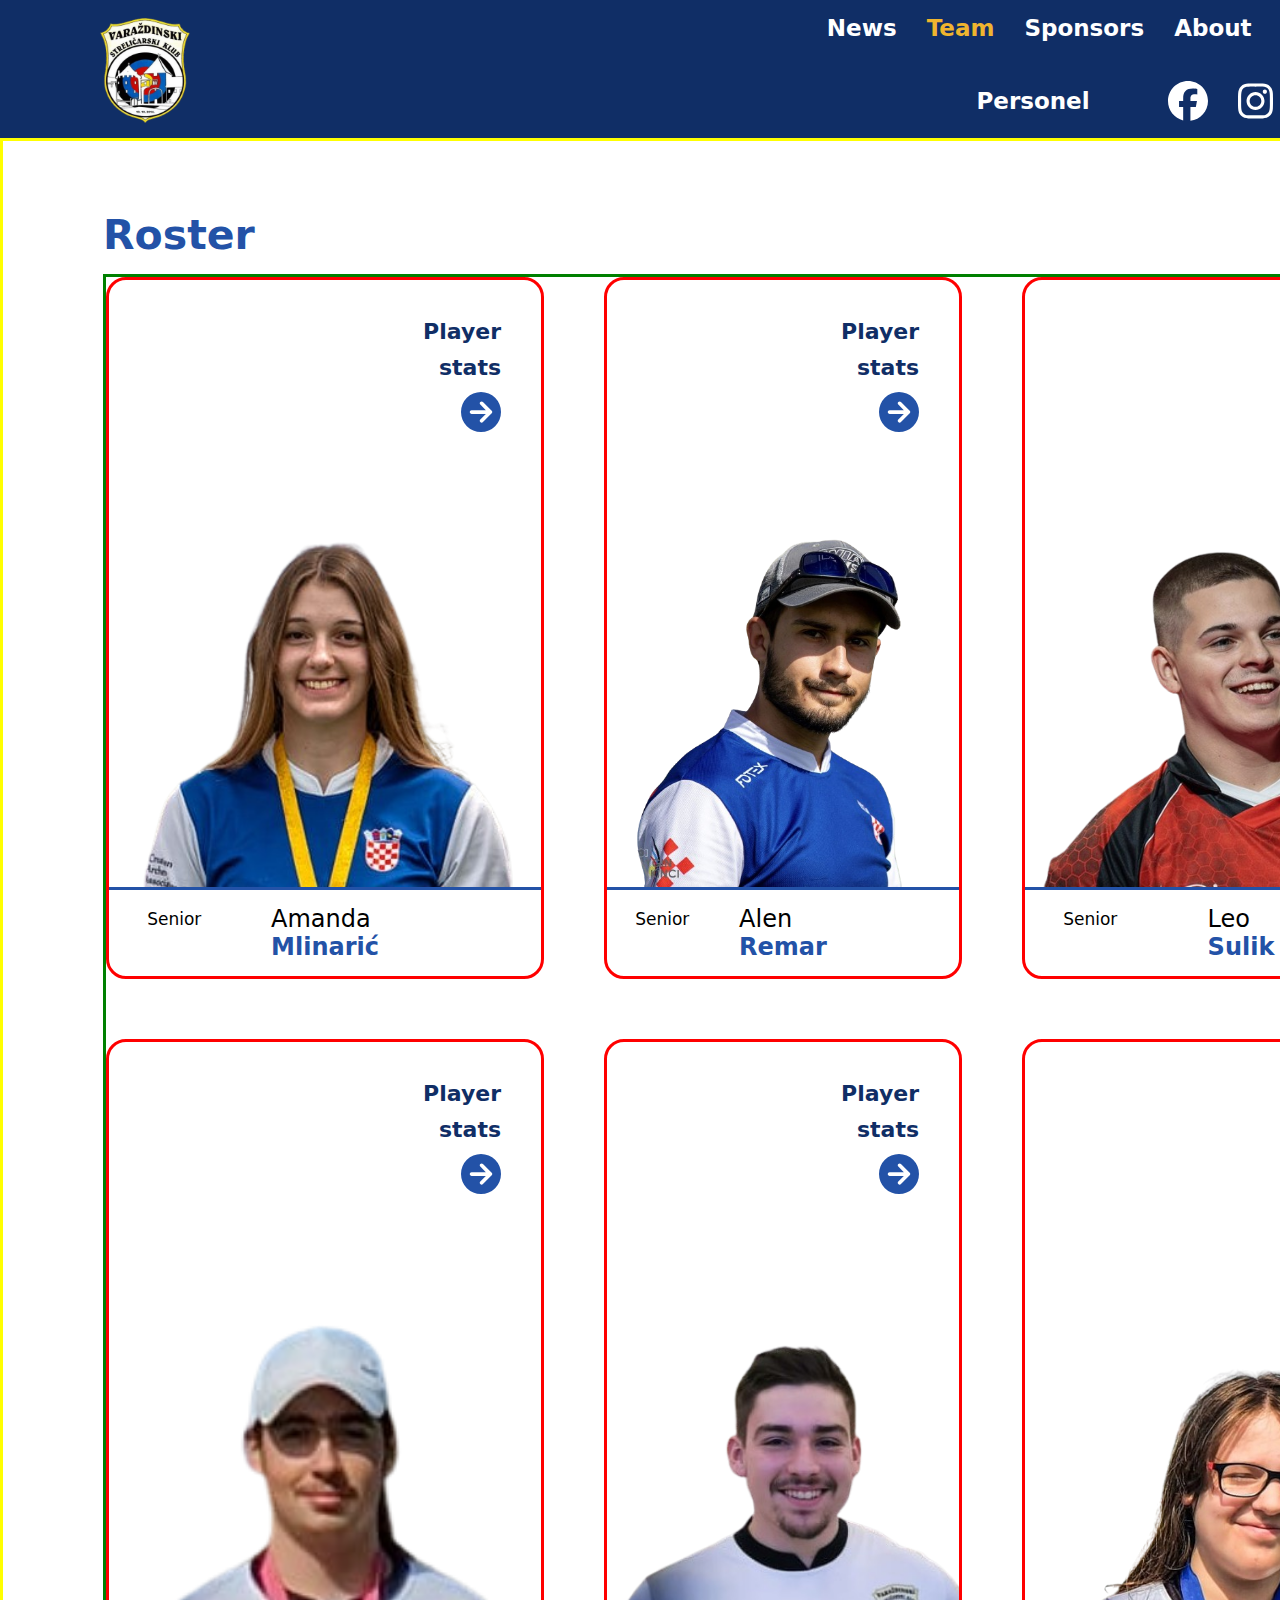
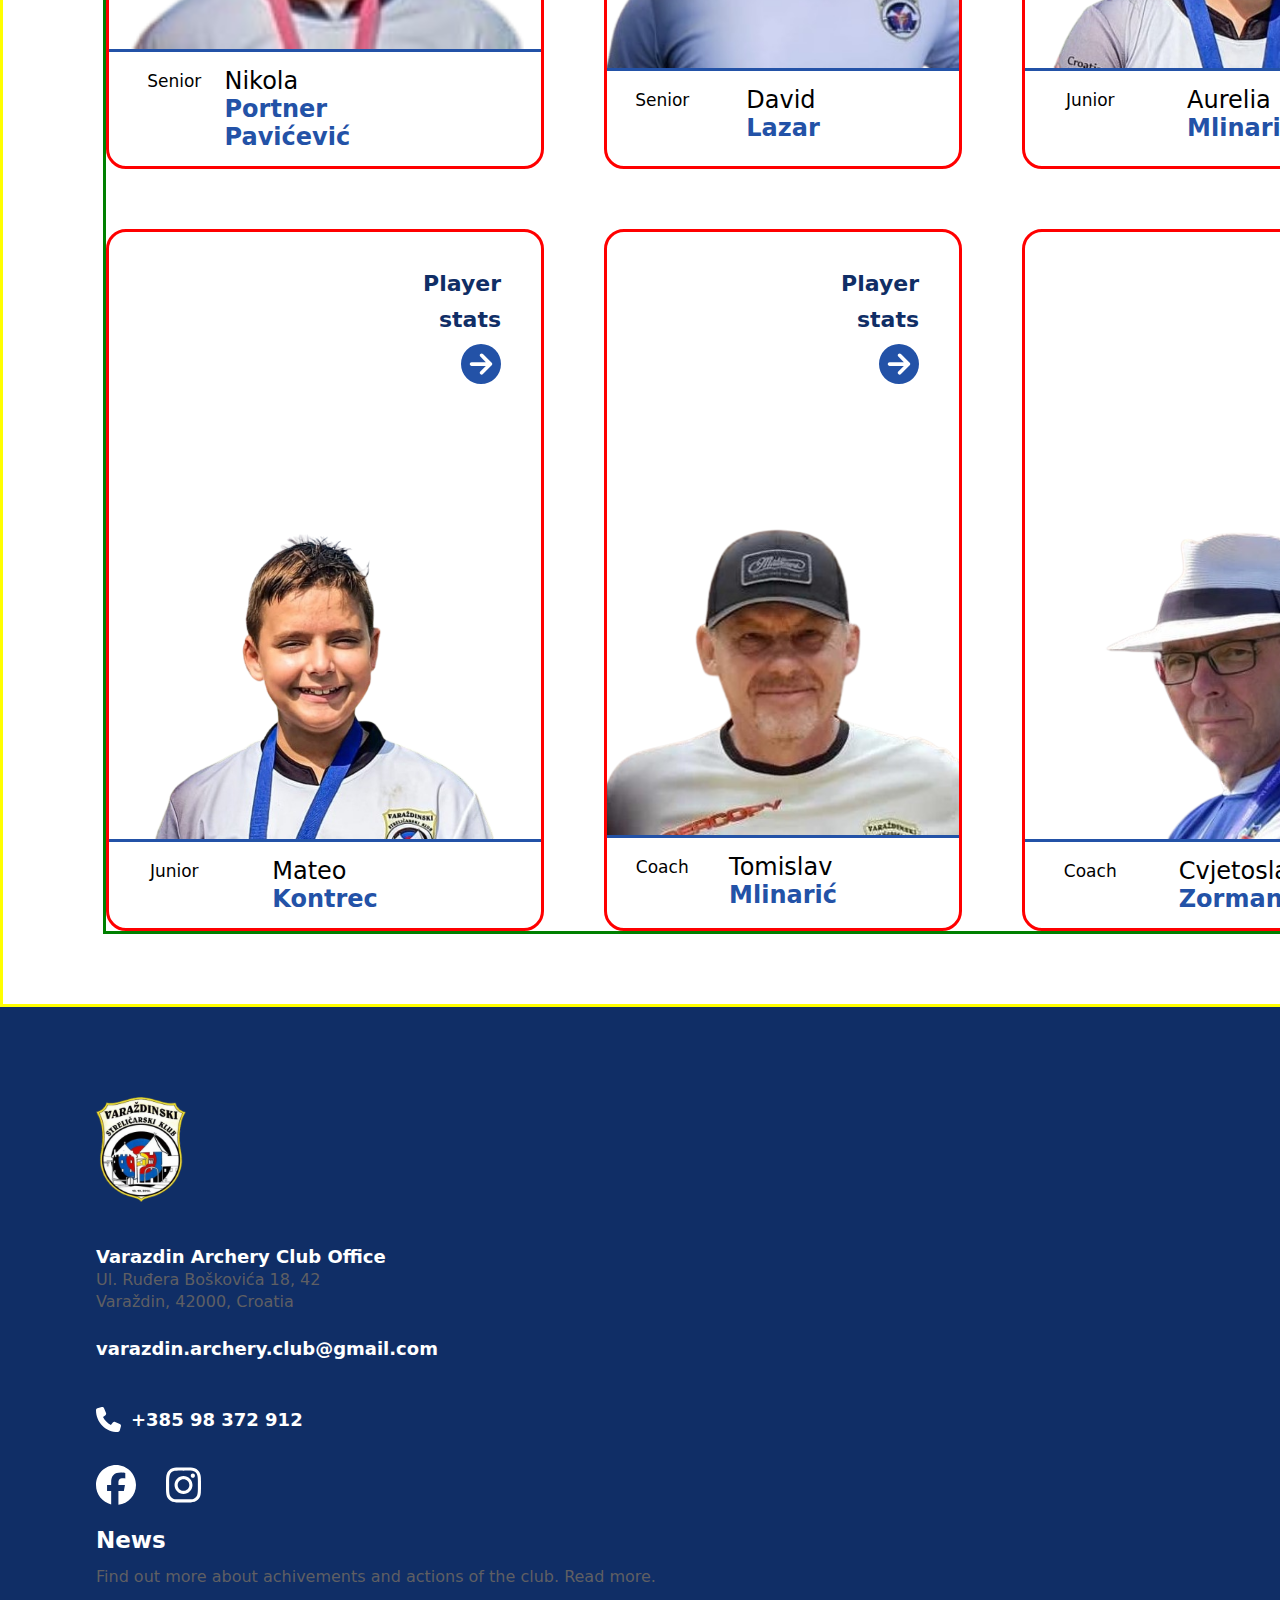
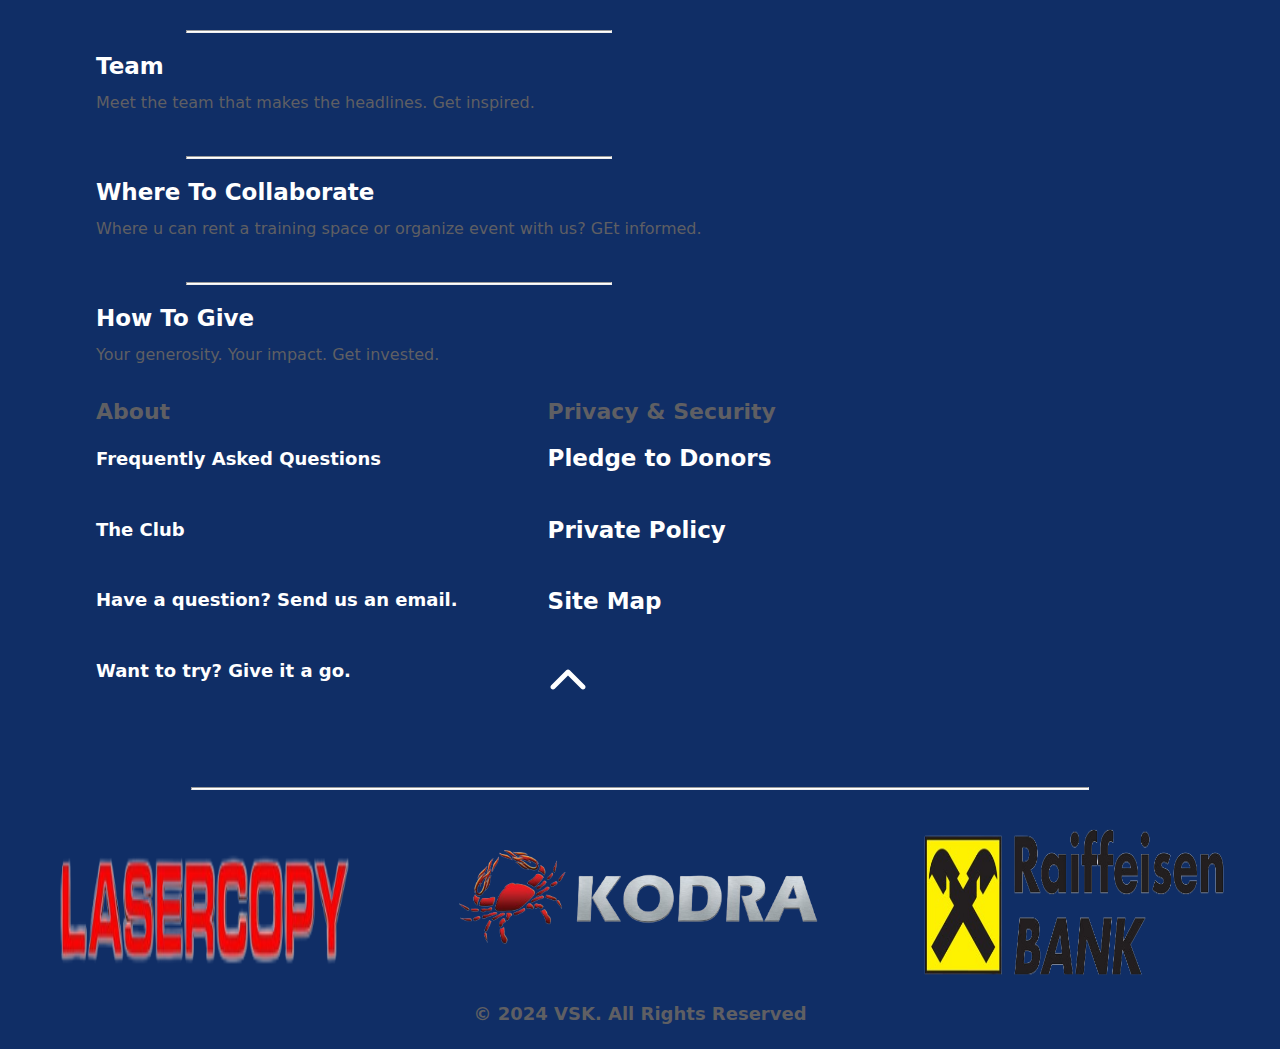
<file: team.html>
<!DOCTYPE html>
<html lang="en-US">
<head>
    <head>
        <meta charset="UTF-8">
        <meta name="keywords" content="HTML, CSS, JavaScript">
        <meta name="viewport" content="width=device-width, initial-scale=1, shrink-to-fit=no">
        <link rel="stylesheet" type="text/css" href="style.css">
        <script type="text/javascript" src="script.js" defer></script>
        <title>VSK Team</title>
    </head>
</head>
<body>
    <div class="wrapper-roster">
        <div class="header">
            <a href="index.html"><img class="logo-img" src="images/vsk-logo.png"></a>
            <div class="links-container">
                <a href="news.html">News</a>
                <a href="team.html">Team</a>
                <a href="sponsors.html">Sponsors</a>
                <a href="about.html">About</a>
                <a href="contact-us.html" class="contact">Contact Us</a>
                <a href="personel-login.html">Personel</a>
                <div class="svg-container">
                    <svg xmlns="http://www.w3.org/2000/svg" viewBox="0 0 512 512"><path d="M512 256C512 114.6 397.4 0 256 0S0 114.6 0 256C0 376 82.7 476.8 194.2 504.5V334.2H141.4V256h52.8V222.3c0-87.1 39.4-127.5 125-127.5c16.2 0 44.2 3.2 55.7 6.4V172c-6-.6-16.5-1-29.6-1c-42 0-58.2 15.9-58.2 57.2V256h83.6l-14.4 78.2H287V510.1C413.8 494.8 512 386.9 512 256h0z"/></svg>
                    <svg xmlns="http://www.w3.org/2000/svg" viewBox="0 0 448 512"><path d="M224.1 141c-63.6 0-114.9 51.3-114.9 114.9s51.3 114.9 114.9 114.9S339 319.5 339 255.9 287.7 141 224.1 141zm0 189.6c-41.1 0-74.7-33.5-74.7-74.7s33.5-74.7 74.7-74.7 74.7 33.5 74.7 74.7-33.6 74.7-74.7 74.7zm146.4-194.3c0 14.9-12 26.8-26.8 26.8-14.9 0-26.8-12-26.8-26.8s12-26.8 26.8-26.8 26.8 12 26.8 26.8zm76.1 27.2c-1.7-35.9-9.9-67.7-36.2-93.9-26.2-26.2-58-34.4-93.9-36.2-37-2.1-147.9-2.1-184.9 0-35.8 1.7-67.6 9.9-93.9 36.1s-34.4 58-36.2 93.9c-2.1 37-2.1 147.9 0 184.9 1.7 35.9 9.9 67.7 36.2 93.9s58 34.4 93.9 36.2c37 2.1 147.9 2.1 184.9 0 35.9-1.7 67.7-9.9 93.9-36.2 26.2-26.2 34.4-58 36.2-93.9 2.1-37 2.1-147.8 0-184.8zM398.8 388c-7.8 19.6-22.9 34.7-42.6 42.6-29.5 11.7-99.5 9-132.1 9s-102.7 2.6-132.1-9c-19.6-7.8-34.7-22.9-42.6-42.6-11.7-29.5-9-99.5-9-132.1s-2.6-102.7 9-132.1c7.8-19.6 22.9-34.7 42.6-42.6 29.5-11.7 99.5-9 132.1-9s102.7-2.6 132.1 9c19.6 7.8 34.7 22.9 42.6 42.6 11.7 29.5 9 99.5 9 132.1s2.7 102.7-9 132.1z"/></svg>
                </div>
            </div>
        </div>

        <div class="parent-roster-container">
            <h1>Roster</h1>
            <div class="child-roster-container">
                <!-- <h1>Senior</h1> -->
                <!-- archer 1 -->
                <div class="archer-card">
                    <div class="upper-segment">
                        <h3>Player <h3>stats</h3> </h3>
                        <svg class="archer-svg" xmlns="http://www.w3.org/2000/svg" viewBox="0 0 512 512"><path d="M0 256a256 256 0 1 0 512 0A256 256 0 1 0 0 256zM281 385c-9.4 9.4-24.6 9.4-33.9 0s-9.4-24.6 0-33.9l71-71L136 280c-13.3 0-24-10.7-24-24s10.7-24 24-24l182.1 0-71-71c-9.4-9.4-9.4-24.6 0-33.9s24.6-9.4 33.9 0L393 239c9.4 9.4 9.4 24.6 0 33.9L281 385z"/></svg>
                    </div>
                    <div class="image-container"><img class="member-image archer-am" src="images/archer1.png"></div>
                    <div class="lower-segment">
                        <div class="first-div"><h2>Senior</h2></div>
                        <div class="second-div"><h2><h2>Amanda</h2> <h2>Mlinarić</h2></h2></div>
                    </div>
                </div>

                <!-- archer 2 -->
                <div class="archer-card">
                    <div class="upper-segment">
                        <h3>Player <h3>stats</h3> </h3>
                        <svg class="archer-svg" xmlns="http://www.w3.org/2000/svg" viewBox="0 0 512 512"><path d="M0 256a256 256 0 1 0 512 0A256 256 0 1 0 0 256zM281 385c-9.4 9.4-24.6 9.4-33.9 0s-9.4-24.6 0-33.9l71-71L136 280c-13.3 0-24-10.7-24-24s10.7-24 24-24l182.1 0-71-71c-9.4-9.4-9.4-24.6 0-33.9s24.6-9.4 33.9 0L393 239c9.4 9.4 9.4 24.6 0 33.9L281 385z"/></svg>
                    </div>
                    <div class="image-container"><img class="member-image archer-ar" src="images/alen-remar.png"></div>
                    <div class="lower-segment">
                        <div class="first-div"><h2>Senior</h2></div>
                        <div class="second-div"><h2><h2>Alen</h2> <h2>Remar</h2></h2></div>
                    </div>
                </div>

                <!-- archer 3 -->
                <div class="archer-card">
                    <div class="upper-segment">
                        <h3>Player <h3>stats</h3> </h3>
                        <svg class="archer-svg" xmlns="http://www.w3.org/2000/svg" viewBox="0 0 512 512"><path d="M0 256a256 256 0 1 0 512 0A256 256 0 1 0 0 256zM281 385c-9.4 9.4-24.6 9.4-33.9 0s-9.4-24.6 0-33.9l71-71L136 280c-13.3 0-24-10.7-24-24s10.7-24 24-24l182.1 0-71-71c-9.4-9.4-9.4-24.6 0-33.9s24.6-9.4 33.9 0L393 239c9.4 9.4 9.4 24.6 0 33.9L281 385z"/></svg>
                    </div>
                    <div class="image-container"><img class="member-image archer-ls" src="images/leo-sulik.png"></div>
                    <div class="lower-segment">
                        <div class="first-div"><h2>Senior</h2></div>
                        <div class="second-div"><h2><h2>Leo</h2> <h2>Sulik</h2></h2></div>
                    </div>
                </div>

                <!-- <h1>Junior</h1> -->
                <!-- archer 4 -->
                <div class="archer-card">
                    <div class="upper-segment">
                        <h3>Player <h3>stats</h3> </h3>
                        <svg class="archer-svg" xmlns="http://www.w3.org/2000/svg" viewBox="0 0 512 512"><path d="M0 256a256 256 0 1 0 512 0A256 256 0 1 0 0 256zM281 385c-9.4 9.4-24.6 9.4-33.9 0s-9.4-24.6 0-33.9l71-71L136 280c-13.3 0-24-10.7-24-24s10.7-24 24-24l182.1 0-71-71c-9.4-9.4-9.4-24.6 0-33.9s24.6-9.4 33.9 0L393 239c9.4 9.4 9.4 24.6 0 33.9L281 385z"/></svg>
                    </div>
                    <div class="image-container"><img class="member-image archer-npp" src="images/nikola-pp.png"></div>
                    <div class="lower-segment">
                        <div class="first-div"><h2>Senior</h2></div>
                        <div class="second-div"><h2><h2>Nikola</h2> <h2>Portner Pavićević</h2></h2></div>
                    </div>
                </div>

                <!-- archer 5 -->
                <div class="archer-card">
                    <div class="upper-segment">
                        <h3>Player <h3>stats</h3> </h3>
                        <svg class="archer-svg" xmlns="http://www.w3.org/2000/svg" viewBox="0 0 512 512"><path d="M0 256a256 256 0 1 0 512 0A256 256 0 1 0 0 256zM281 385c-9.4 9.4-24.6 9.4-33.9 0s-9.4-24.6 0-33.9l71-71L136 280c-13.3 0-24-10.7-24-24s10.7-24 24-24l182.1 0-71-71c-9.4-9.4-9.4-24.6 0-33.9s24.6-9.4 33.9 0L393 239c9.4 9.4 9.4 24.6 0 33.9L281 385z"/></svg>
                    </div>
                    <div class="image-container"><img class="member-image archer-dl" src="images/david-lazar.png"></div>
                    <div class="lower-segment">
                        <div class="first-div"><h2>Senior</h2></div>
                        <div class="second-div"><h2><h2>David</h2> <h2>Lazar</h2></h2></div>
                    </div>
                </div>

                <!-- archer 6 -->
                <div class="archer-card">
                    <div class="upper-segment">
                        <h3>Player <h3>stats</h3> </h3>
                        <svg class="archer-svg" xmlns="http://www.w3.org/2000/svg" viewBox="0 0 512 512"><path d="M0 256a256 256 0 1 0 512 0A256 256 0 1 0 0 256zM281 385c-9.4 9.4-24.6 9.4-33.9 0s-9.4-24.6 0-33.9l71-71L136 280c-13.3 0-24-10.7-24-24s10.7-24 24-24l182.1 0-71-71c-9.4-9.4-9.4-24.6 0-33.9s24.6-9.4 33.9 0L393 239c9.4 9.4 9.4 24.6 0 33.9L281 385z"/></svg>
                    </div>
                    <div class="image-container"><img class="member-image archer-amjr" src="images/aurelia-mlinaric.png"></div>
                    <div class="lower-segment">
                        <div class="first-div"><h2>Junior</h2></div>
                        <div class="second-div"><h2><h2>Aurelia</h2> <h2>Mlinarić</h2></h2></div>
                    </div>
                </div>

                <!-- archer 7 -->
                <div class="archer-card">
                    <div class="upper-segment">
                        <h3>Player <h3>stats</h3> </h3>
                        <svg class="archer-svg" xmlns="http://www.w3.org/2000/svg" viewBox="0 0 512 512"><path d="M0 256a256 256 0 1 0 512 0A256 256 0 1 0 0 256zM281 385c-9.4 9.4-24.6 9.4-33.9 0s-9.4-24.6 0-33.9l71-71L136 280c-13.3 0-24-10.7-24-24s10.7-24 24-24l182.1 0-71-71c-9.4-9.4-9.4-24.6 0-33.9s24.6-9.4 33.9 0L393 239c9.4 9.4 9.4 24.6 0 33.9L281 385z"/></svg>
                    </div>
                    <div class="image-container"><img class="member-image archer-mk" src="images/mateo-kontrec.png"></div>
                    <div class="lower-segment">
                        <div class="first-div"><h2>Junior</h2></div>
                        <div class="second-div"><h2><h2>Mateo</h2> <h2>Kontrec</h2></h2></div>
                    </div>
                </div>

                <!-- <h1>Coaches</h1> -->
                <!-- archer 8 -->
                <div class="archer-card">
                    <div class="upper-segment">
                        <h3>Player <h3>stats</h3> </h3>
                        <svg class="archer-svg" xmlns="http://www.w3.org/2000/svg" viewBox="0 0 512 512"><path d="M0 256a256 256 0 1 0 512 0A256 256 0 1 0 0 256zM281 385c-9.4 9.4-24.6 9.4-33.9 0s-9.4-24.6 0-33.9l71-71L136 280c-13.3 0-24-10.7-24-24s10.7-24 24-24l182.1 0-71-71c-9.4-9.4-9.4-24.6 0-33.9s24.6-9.4 33.9 0L393 239c9.4 9.4 9.4 24.6 0 33.9L281 385z"/></svg>
                    </div>
                    <img class="member-image coach-tm" src="images/tomislav-mlinaric.png">
                    <div class="lower-segment">
                        <div class="first-div"><h2>Coach</h2></div>
                        <div class="second-div"><h2><h2>Tomislav</h2> <h2>Mlinarić</h2></h2></div>
                    </div>
                </div>

                <!-- archer 9 -->
                <div class="archer-card">
                    <div class="upper-segment">
                        <h3>Player <h3>stats</h3> </h3>
                        <svg class="archer-svg" xmlns="http://www.w3.org/2000/svg" viewBox="0 0 512 512"><path d="M0 256a256 256 0 1 0 512 0A256 256 0 1 0 0 256zM281 385c-9.4 9.4-24.6 9.4-33.9 0s-9.4-24.6 0-33.9l71-71L136 280c-13.3 0-24-10.7-24-24s10.7-24 24-24l182.1 0-71-71c-9.4-9.4-9.4-24.6 0-33.9s24.6-9.4 33.9 0L393 239c9.4 9.4 9.4 24.6 0 33.9L281 385z"/></svg>
                    </div>
                    <div class="image-container"><img class="member-image coach-cz" src="images/cvjetoslav-zorman.png"></div>
                    <div class="lower-segment">
                        <div class="first-div"><h2>Coach</h2></div>
                        <div class="second-div"><h2><h2>Cvjetoslav</h2> <h2>Zorman</h2></h2></div>
                    </div>
                </div>

                <!-- archer 10 -->
                <!-- <div class="archer-card">
                    <h3>Player stats</h3>
                    <svg class="archer-svg" xmlns="http://www.w3.org/2000/svg" viewBox="0 0 512 512"><path d="M0 256a256 256 0 1 0 512 0A256 256 0 1 0 0 256zM281 385c-9.4 9.4-24.6 9.4-33.9 0s-9.4-24.6 0-33.9l71-71L136 280c-13.3 0-24-10.7-24-24s10.7-24 24-24l182.1 0-71-71c-9.4-9.4-9.4-24.6 0-33.9s24.6-9.4 33.9 0L393 239c9.4 9.4 9.4 24.6 0 33.9L281 385z"/></svg>
                    <img class="background-bow-img">
                    <img class="member-image">
                    <p>Junior</p>
                    <h2>Archer <h2>name</h2></h2>
                </div> -->
            </div>
        </div>
    </div>
    <div class="footer">
        <div class="container-4">
            <div class="col col-1">
                <img src="images/vsk-logo.png" class="logo-img">
                <h4 id="vsk-office">Varazdin Archery Club Office</h4>
                <p>Ul. Ruđera Boškovića 18, 42</p>
                <p>Varaždin, 42000, Croatia</p>
                <h4>varazdin.archery.club@gmail.com</h4>
                <div class="phone-nmbr">
                    <svg id="phone-svg" xmlns="http://www.w3.org/2000/svg" viewBox="0 0 512 512"><path d="M164.9 24.6c-7.7-18.6-28-28.5-47.4-23.2l-88 24C12.1 30.2 0 46 0 64C0 311.4 200.6 512 448 512c18 0 33.8-12.1 38.6-29.5l24-88c5.3-19.4-4.6-39.7-23.2-47.4l-96-40c-16.3-6.8-35.2-2.1-46.3 11.6L304.7 368C234.3 334.7 177.3 277.7 144 207.3L193.3 167c13.7-11.2 18.4-30 11.6-46.3l-40-96z"/></svg>
                    <h4>+385 98 372 912</h4>
                </div>
                <div class="svg-container">
                    <svg xmlns="http://www.w3.org/2000/svg" viewBox="0 0 512 512"><path d="M512 256C512 114.6 397.4 0 256 0S0 114.6 0 256C0 376 82.7 476.8 194.2 504.5V334.2H141.4V256h52.8V222.3c0-87.1 39.4-127.5 125-127.5c16.2 0 44.2 3.2 55.7 6.4V172c-6-.6-16.5-1-29.6-1c-42 0-58.2 15.9-58.2 57.2V256h83.6l-14.4 78.2H287V510.1C413.8 494.8 512 386.9 512 256h0z"/></svg>
                    <svg xmlns="http://www.w3.org/2000/svg" viewBox="0 0 448 512"><path d="M224.1 141c-63.6 0-114.9 51.3-114.9 114.9s51.3 114.9 114.9 114.9S339 319.5 339 255.9 287.7 141 224.1 141zm0 189.6c-41.1 0-74.7-33.5-74.7-74.7s33.5-74.7 74.7-74.7 74.7 33.5 74.7 74.7-33.6 74.7-74.7 74.7zm146.4-194.3c0 14.9-12 26.8-26.8 26.8-14.9 0-26.8-12-26.8-26.8s12-26.8 26.8-26.8 26.8 12 26.8 26.8zm76.1 27.2c-1.7-35.9-9.9-67.7-36.2-93.9-26.2-26.2-58-34.4-93.9-36.2-37-2.1-147.9-2.1-184.9 0-35.8 1.7-67.6 9.9-93.9 36.1s-34.4 58-36.2 93.9c-2.1 37-2.1 147.9 0 184.9 1.7 35.9 9.9 67.7 36.2 93.9s58 34.4 93.9 36.2c37 2.1 147.9 2.1 184.9 0 35.9-1.7 67.7-9.9 93.9-36.2 26.2-26.2 34.4-58 36.2-93.9 2.1-37 2.1-147.8 0-184.8zM398.8 388c-7.8 19.6-22.9 34.7-42.6 42.6-29.5 11.7-99.5 9-132.1 9s-102.7 2.6-132.1-9c-19.6-7.8-34.7-22.9-42.6-42.6-11.7-29.5-9-99.5-9-132.1s-2.6-102.7 9-132.1c7.8-19.6 22.9-34.7 42.6-42.6 29.5-11.7 99.5-9 132.1-9s102.7-2.6 132.1 9c19.6 7.8 34.7 22.9 42.6 42.6 11.7 29.5 9 99.5 9 132.1s2.7 102.7-9 132.1z"/></svg>
                </div>
            </div>
            <div class="col col-2">
                <h4><a href="javascript:0">News</a></h4>
                <p>Find out more about achivements and actions of the club. Read more.</p>
                <hr>
                <h4><a href="javascript:0">Team</a></h4>
                <p>Meet the team that makes the headlines. Get inspired.</p>
                <hr>
                <h4><a href="javascript:0">Where To Collaborate</a></h4>
                <p>Where u can rent a training space or organize event with us? GEt informed.</p>
                <hr>
                <h4><a href="javascript:0">How To Give</a></h4>
                <p>Your generosity. Your impact. Get invested.</p>
            </div>
            <div class="col col-3-about">
                <h3>About</h3>
                <a href="javascript:0"><h4>Frequently Asked Questions</h4></a>
                <a href="javascript:0"><h4>The Club</h4></a>
                <a href="javascript:0"><h4>Have a question? Send us an email.</h4></a>
                <a href="javascript:0"><h4>Want to try? Give it a go.</h4></a>
            </div>
            <div class="col col-4-privacy">
                <h3>Privacy & Security</h3>
                <h4><a href="javascript:0">Pledge to Donors</a></h4>
                <h4><a href="javascript:0">Private Policy</a></h4>
                <h4><a href="javascript:0">Site Map</a></h4>
                <h4><a href="javascript:0"><svg xmlns="http://www.w3.org/2000/svg" viewBox="0 0 512 512"><path d="M233.4 105.4c12.5-12.5 32.8-12.5 45.3 0l192 192c12.5 12.5 12.5 32.8 0 45.3s-32.8 12.5-45.3 0L256 173.3 86.6 342.6c-12.5 12.5-32.8 12.5-45.3 0s-12.5-32.8 0-45.3l192-192z"/></svg></a></h4>
            </div>
        </div>
        <hr>
        <div class="container-5">
            <div class="sponsor-images">
                <img src="images/sponsor1.png" class=" sponsor sponsor1">
                <img src="images/sponsor2.png" class=" sponsor sponsor2">
                <img src="images/sponsor3.png" class=" sponsor sponsor3">
            </div>
            <div class="design-claim">
                <h4>© 2024 VSK. All Rights Reserved</h4>
            </div>
        </div>
    </div>
</body>
</html>
</file>
<file: style.css>
body{
    --current-page-clr: #efb52f;
    --header-clr: #102E66;
    padding: 0;
    margin: 0;
    box-sizing: border-box;
    display: flex; 
    flex-flow: column wrap;
    background-color: #252432;
    color: white;
    font-family:system-ui, -apple-system, BlinkMacSystemFont, 'Segoe UI', Roboto, Oxygen, Ubuntu, Cantarell, 'Open Sans', 'Helvetica Neue', sans-serif;
}

.container-1{
    display: flex;
    flex-flow: column wrap;
    background-image: url(images/test5.jpg);
    height: 59em;
}


/* header code */

.header{
    display: flex;
    flex-flow: row wrap;
    justify-content: space-between;
    align-items: center;
    padding: 8px 100px 0;
}

.logo-img{
    width: 90px;
    height: 105px;
    padding: 10px 0;
}

.book-now-btn, .explore-more-btn{
    display: flex;
    padding: 13px 32px;
    background-color: #eee;
    border: none;
    border-radius: 20px;
    font-size: 17px;
    font-weight: bold;
    border: solid 3px black;
}


/* middle links code */
.links-container{
    width: 50%;
    display: flex;
    flex-flow: row wrap;
    justify-content: center;
    align-items: center;
    gap: 30px;
}

.links-container > .svg-container{
    margin-left: 3rem;
}


/* code about links */

a{
    text-decoration: none;
    font-size: 23px;
    font-weight: bold;
    color: white;
}

.links-container a:hover{color: #2352A7}
a:active{color: #102E66}


/* main text code */

.text-container{
    display: flex;
    flex-flow: row wrap;
    justify-content: center;
    align-items: center;
    height: 42rem;
}

.main-text-container{
    width: 60rem;
    height: 15rem;
    margin: 0;
    display: flex;
    flex-flow: column wrap;
    align-items: center;
    justify-content: center;
    font-size: 25px;
    text-transform: capitalize;
}



/* hover over navbar items */

.menu-svg:hover{
    cursor: pointer;
    fill: #eeeeee8e;
    transition: 0.2 ease-in;
}

.book-now-btn:hover, .explore-more-btn:hover{
    cursor: pointer;
    background-color: #eeeeeeb6;
    box-shadow: 0 10px 12px 0 rgba(0,0,0,0.24),0 17px 50px 0 rgba(0,0,0,0.19);
    border: double 3px transparent;
    border-radius: 20px;
    background-image: linear-gradient(white, white), 
                    linear-gradient(to right, #FFBA3A, #83AAF2);
    background-origin: border-box;
    background-clip: padding-box, border-box;
} 

.book-now-btn:active, .explore-more-btn:active{
    cursor: pointer;
    background-color: #969494;
    border-color: #969494;
    transition: 0.2 ease-in;
    box-shadow: 0 10px 12px 0 rgba(0,0,0,0.24),0 17px 50px 0 rgba(0,0,0,0.19);
} 


/* posts container */

.container-2{
    display: flex;
    flex-flow: column wrap;
    gap: 20px;
    /* border: 3px solid red; */
    width: 98vw;
    height: auto;
    margin: 20px auto;
}

article{
    position: relative;
    /* border: 3px solid blue; */
    width: 97vw;
    height: 800px;
    margin: 0 auto;
}

.post-img{
    height: 800px;
    width: 1823px;
    object-fit: cover;
}



.post-link{
    position: absolute;
    width: 1400px;
    bottom: 5%;
    left: 3%;
    font-size: 40px;
    font-weight: bold;
    color: white;
    text-decoration: none;
}

h5{
    position: absolute;
    bottom: 17%;
}

h6{
    position: absolute;
    bottom: -3%;
}

.post-link:active{
    cursor: pointer;
    color: #ccc;
    transition: 0.2 ease-in;
}



/* contact info container */
.container-3{
    display: flex;
    justify-content: center;
    align-items: center;
    background-color: #eee;
    height: 200px;
    margin-top: 50px;
}



.form-btn{
    display: flex;
    color: white;
    padding: 0px 30px;
    background-color: #0066ff;
    border: none;
    border-radius: 20px;
    box-shadow: 0 8px 16px 0 rgba(0,0,0,0.2), 0 6px 20px 0 rgba(0,0,0,0.19);
    font-size: 20px;
    font-weight: bold;
}

.form-btn:hover{
    cursor: pointer;
    background-color: #0066ffce;
    box-shadow: 0 12px 16px 0 rgba(0,0,0,0.24),0 17px 50px 0 rgba(0,0,0,0.19);
}

.form-btn:active{
    cursor: pointer;
    background-color: #104491d3;
    box-shadow: 0 12px 16px 0 rgba(0,0,0,0.24),0 17px 50px 0 rgba(0,0,0,0.19);
}



/* footer code */      

.footer{
    background-color: var(--header-clr);
    height: auto;
    width: 100%;
    display: flex;
    flex-flow: column wrap;
}

.container-4{
    display: flex;
    flex-flow: row wrap;
    margin: 5rem 6rem 3rem;
}

.col{
    display: flex;
    flex-flow: column wrap;
    margin-right: 90px;
    line-height: 0px;
}

.svg-container{
    display: flex; gap: 30px; margin: 10px 0; 
}

.svg-container > svg{
    cursor: pointer;
}



hr{
    background-color: white;
    display: block;
    width: 70%;
    height: 1px;
}

/* editing spacing, text color and text size*/
h3, p{color: #5f5f63}
h4, h3{line-height: 23px;}
h4{font-size: 18px;}
h3{font-size: 22px;}

/* column1 spacing between location text */
#vsk-office{margin: 45px 0 12px; line-height: 0;}
.col-1 > p{margin: 11px 0; line-height: 0;}


/* column2 spacing between text, and text n line */
.col-2 > p{margin-bottom: 45px;}
.col-2 > h4{margin: 25px 0 35px 0; line-height: 0;}

/* editing link style */
.footer > div a{
    text-decoration: none;
    color: white;
}

.footer > div a:hover{cursor: pointer;}
.footer > div a:active{cursor: pointer; color: rgb(173, 173, 173);}


/* sponsor container*/
.container-5{
    display: flex;
    flex-flow: column wrap;
    align-content: center;
    margin-top: 30px;
    width: 100%;
}

.sponsor-images{
    display: flex;
    flex-flow: row wrap;
    align-items: center;
    gap: 100px;
}
.sponsor{
    width: 300px;
    height: 150px;
}

.sponsor2{height: 100px;}

.design-claim{margin: 0 auto; color: #5f5f63}



/* svg sizing */
svg{
    height: 40px;
    fill: white;
}

#phone-svg{
    height: 25px;
}

.phone-nmbr{
    display: flex;
    align-items: center;
    gap: 10px;
}




/* Form page code below */
.wrapper{
    display: grid;
    grid-template-columns: 1fr;
    background-image: url(images/contact-form-background.jpg);
    background-position: center;
    background-repeat: no-repeat;
    background-size: cover;
}

.wrapper .header{
    grid-column: 1 / 2;
    background-color: #102E66;
}

.wrapper > .header > .links-container .contact{
    color: var(--current-page-clr);
}

.child-wrapper{
    display: grid;
    grid-template-columns: 1fr 1fr 1fr 1fr 1fr; 
    grid-template-areas: 
    "image image from image image";
}

.background-div{
    grid-area: image;
    grid-column: 1 / 6;                            
    background-color: rgba(255, 255, 255, 0.7);
}

.form{
    grid-area: form;
    grid-column: 3 / 4;
    display: flex;
    flex-flow: column wrap;
    align-content: center;
    color: black;
    margin: 5rem 0 5rem;
}

.form h1{
    align-self: center;
    font-size: 40px;
}

fieldset{
    border: none;
    display: flex;
    flex-flow: column wrap;
    gap: 5px;
}

label{
    font-weight: bold;
    font-size: 20px;
}

textarea, select{
    background-color: white;
    width: 32rem;
}

textarea{
    font-size: 20px;
    resize: none;
}

select{
    padding: 13px 20px;
    font-size: 17px;
}

input{
    background-color: white;
    padding: 13px 20px;
    border-radius: 10px;
    font-size: 17px;
    width: 30rem;
}

.privacy-policy-fieldset{
    display: flex;
    flex-flow: row wrap;
    margin: 3rem 0;
}

input[id="privacy-policy"]{
    width: 1rem;
}

#privacy-policy > a{
    color: blue;
    font-size: 17px;
    font-weight: none;
    text-decoration: underline;
}

.submit-btn{
    width: 25%;
    margin: 0 auto;
}

button[type='submit']{
    padding: 15px;
    font-size: 17px;
    border-radius: 10px;
    color: white;
    background-color: #102E66;
}

button[type='submit']:hover{
    background-color: #2352A7;
}




/* Team page code below */
.wrapper-roster{
    display: flex;
    flex-flow: column wrap;
}

.wrapper-roster > .header{
    background-color: var(--header-clr);
}

.wrapper-roster > .header > .links-container > a[href="team.html"]{
    color: var(--current-page-clr);
}

.parent-roster-container{
    display: grid;
    grid-template-columns: repeat(autofit, minmax(200px, 1fr));
    padding: 70px 100px 70px 100px;
    border: 3px solid yellow;
    gap: 15px;
    background-color: white;
}

.parent-roster-container > h1{
    color: #2352A7;
    font-size: 41px;
}

.child-roster-container{
    display: grid;
    grid-template-columns: repeat(3, 1fr);
    gap: 60px;
    border: 3px solid green;
}


.archer-card{
    height: auto;
    background-color: white;
    border: 3px solid red;
    /* background-image: url(images/compundbow.webp);
    background-position: 170%;
    background-repeat: no-repeat;
    background-size: cover; */
    /* transform: rotate(90deg); */

    border-radius: 20px;

    display: grid;
    grid-template-columns: 1fr;
}

.upper-segment{
    display: flex;
    flex-direction: column;
    align-items: flex-end;
    text-align: end;
    padding: 40px;
    gap: 13px;
}

.upper-segment > h3, .upper-segment > h3 > p{
    color: #102E66;
}

.image-container{
    width: 100%;
    height: 415px;
    align-self: flex-end;
    /* border: 1px solid purple; */
    display: flex;
    justify-content: center;
}


h2, h3, p{
    display: block;
    margin-block-start: 0;
    margin-block-end: 0;
    margin-inline-start: 0px;
    margin-inline-end: 0px;
}

.lower-segment{
    padding: 15px;
    /* background-color: greenyellow; */
    border-top: 3px solid #2352A7;
    border-radius: 0 0 20px 20px;

    display: grid;
    grid-template-columns: 1fr 2fr 1fr;
    justify-items: center;
}

.first-div{
    padding-top: 4px;
    color: black;
}

.first-div > h2{
    font-size: 17px;
}


.second-div{
    color: black;
    text-align: left;
}

.first-div > h2, .second-div > h2 + h2{
    font-weight: normal;
}

.second-div > h2 + h2 + h2{
    color: #2352A7;
    font-weight: bold;
}


.upper-segment > svg{
    width: 40px;
    height: 40px;
    fill: #2352A7;
}

/* code for images of archers */

.member-image{
    height: auto;
    align-self: flex-end;
    justify-self: center;
}

.archer-am, .archer-ls, .archer-amjr{
    width: 27rem;
}

.archer-ar{
    width: 20rem;
} 

.archer-npp{
    width: 27rem;
}

.archer-dl, .coach-tm{
    width: 22rem;
}

.archer-mk{
    width: 23rem;
}

.coach-cz{
    width: 20rem;
}


/* code for hover effects */

.archer-card:hover{                
    box-shadow: 10px 20px 12px 10px;
    box-shadow: black;
}

.lower-segment:hover{
    background-color: #102E66;
}





/* personel-login code below */

.personel-login-container > .header > .links-container > a[href="personel-login.html"]{
    color: var(--current-page-clr);
}

.personel-login-container > .header{
    background-color: var(--header-clr);
}

.personel-login-container{
    display: flex;
    flex-flow: column wrap;
}

.main-content{
    height: 56rem;
    display: grid;
    grid-template-columns: repeat(2, minmax(250px, 1fr));
    background-color: #eee;
}

.the-colored-side{
    background-image: url(images/background.jpg);
    background-repeat: no-repeat;
    background-size: cover;
}

.login-form{
    justify-self: center;
    align-self: center;

    display: flex;
    flex-flow: column wrap;
    gap: 13px;
    background-color: white;
    border: none;
    border-radius: 10px;
    padding: 28px;
}

.h1-box{
    align-self: center;
}

.h1-box > h1{
    font-size: 45px;
    color: black;
}

.log-in-info-box{
    display: flex;
    flex-flow: column wrap;
    align-items: center;
    gap: 15px;
}

.log-in-info-box > fieldset > input{
    width: 26rem;
    border: 3px solid #e2e8f0;
}

.log-in-info-box > fieldset > input:hover{
    border-color: #2c69db;
}

.log-in-info-box > fieldset > input:focus {  /* border is also black */
    /* border-color: #2c69db; */
    border: 3px solid red;
}

.log-in-info-box button:first-of-type{
    width: 29rem;
}

.help-login-box{
    display: flex;
    flex-flow: row wrap;
    align-items: baseline;
    justify-content: center;
    gap: 10px;
}

.help-login-box > h3, .help-login-box a:first-of-type{
    font-size: 17px;
    font-weight: normal;
}

.help-login-box > h3{
    color: black;
}

.help-login-box a:first-of-type{
    color: #2352A7;
}

.help-login-box a:first-of-type:hover{
    color: #2c69db;
}



/* sponsors code below */

.sponsors-container{
    display: flex;
    flex-flow: column wrap;
}

.sponsors-container > .header > .links-container > a[href="sponsors.html"]{
    color: var(--current-page-clr);
}

.sponsors-container > .header{
    background-color: var(--header-clr);
}

.main-content-sponsors{
    display: grid;
    grid-template-columns: 1fr;
}

.main-title-sponsors{
    display: grid;
    height: 800px;
    background-image: url(images/sponsors-background.jpg);
    background-repeat: no-repeat;
    background-size: cover;
    background-position: center;
}

.older-child{
    background-image: linear-gradient(to top, #252432, rgba(255,0,0,0));
    display: grid;
    grid-template-columns: repeat(3, 1fr);
}

.older-child > div{
    grid-column: 2 / 3;
    align-self: flex-end;
    
    display: flex;
    flex-direction: column;
    align-items: center;
    text-align: center;
    gap: 7px;
    padding: 20px;
    line-height: 1.5;
}

.older-child > div > h1{
    font-size: 3rem;
    color: #FFBA3A;
}

h1{
    margin-block-start: 0;
    margin-block-end: 0;
}

.older-child > div > p{
    color: #e2e8f0;
}

.older-child > div > a{
    padding-top: 20px;
}

.join-us-btn{
    padding: 12px 34px;
    background-color: #cd122d;
    color: white;
    font-weight: bold;
    font-size: 18px;
    border: none;
    border-radius: 7px;
}

.join-us-btn:hover{
    background-color: #ee1737;
    cursor: pointer;
}


/* list and description of partners */
.middle-partner-container{
    display: flex;
    flex-direction: column;
    gap: 20px;
    padding: 40px;
    margin-top: 4rem;
}

.middle-partner-container > h1, .honorary-mention-container > h1{
    font-size: 38px;
}

.child-partner-container{
    display: grid;
    grid-template-columns: repeat(12, 1fr);
    grid-template-rows: repeat(3, 1fr);
    row-gap: 40px;
}

.partner-img{
    width: 27rem;
    padding-bottom: 27px;
}

img[src="images/sponsor2.png"]{
    width: 23rem;
    padding-bottom: 15px;
}

.partner-3 > img{
    width: 18rem;
}

.partner{
    height: 270px;
    background-color: #ccc;
    border: none;
    border-radius: 15px;
    padding: 35px 100px 35px 35px;
    line-height: 1.5;
}

.partner > p > a{
    color: #0066ff;
    text-decoration: none;
    font-size: 16px;
    font-weight: normal;
}

.partner-1{
    grid-column: 2 / 7;
}

.partner-2{
    grid-column: 6 / 12;
}

.partner-3{
    grid-column: 3 / 8;
}


.honorary-mention-container{
    height: 500px;
    background-image: linear-gradient(to bottom, rgba(255,0,0,0), rgba(255, 255, 255, 0.795));
    display: flex;
    flex-direction: column;
    align-items: center;
    justify-content: center;
    text-align: center;
    gap: 20px;
    line-height: 2;
    padding: 0 100px 0 100px;
}

.honorary-mention-container > p{
  color: black;
  font-size: 20px;
}



/* about us page code */
.global-wrapper> .header > .links-container > a[href="about.html"]{
    color: var(--current-page-clr);
}

.global-wrapper > .header{
    background-color: var(--header-clr);
}

.main-box{
    height: auto;
    display: grid;
    grid-template-columns: 1fr 7fr 1fr;
    padding: 50px 0 50px 0;
}

.middle-box{
    grid-column: 2 / 3;

    display: flex;
    flex-flow: column wrap;
    align-items: center;
    border: none;
    border-radius: 20px;
    padding: 70px;
    gap: 70px;
    background-color: #ccc;
}

.middle-box > h1, .moto-wrapper > div > h2{
    background-image: linear-gradient(to right, #efb52f, #2352A7);
    color: transparent;
    background-clip: text;
}

.middle-box > h1{
    font-size: 60px;
}

.quote-box{
    display: grid;
    grid-template-columns: 1fr 7fr 1fr;
}

.quote-box > h3{
    grid-column: 2 / 3;
    color: black;
    text-align: center;
    font-weight: normal;
    line-height: 1.5;
}


.child-box{
    display: grid;
    gap: 50px;
}

img[src="images/olimpic-logo.jpg"]{
    width: 70rem;
    justify-self: center;
}

.moto-wrapper{
    display: grid;
    grid-template-columns: 1fr 5fr 1fr;
}

.moto-wrapper > div{
    grid-column: 2 / 3;
    display: grid;
    gap: 14px;
}

.moto-wrapper > div > h2{
    font-size: 50px;
    width: 250px;
}

.moto-wrapper > div > p{
    color: black;
    line-height: 1.8;
}

.basic-club-info{
    height: 500px;
    display: flex;
    flex-direction: column;
    gap: 20px;
}

.basic-club-info > h2{
    color: black;
}

table{
    border-collapse: collapse;
    width: 100%;
    color: rgb(29, 29, 29);
}

td, th{
    border: 1px solid #ddd;
    text-align: left;
    padding: 8px;
}

tr:nth-child(even) {
    background-color: #dddddd;
}

.word-break{
    white-space: pre;
}




/* code for news page */

.wrapper-container> .header > .links-container > a[href="news.html"]{
    color: var(--current-page-clr);
}

.wrapper-container > .header{
    background-color: var(--header-clr);
}

.main-content-box{
    height: auto;
    display: grid;
    grid-template-columns: 1fr 8fr 1fr;
    padding: 50px 0 60px 0;
    background-color: #fff;
}

.middle-content-box{
    grid-column: 2 / 3;
    display: flex;
    flex-flow: column wrap;
    gap: 45px;
}

.middle-content-box > h1, .more-news-container > h1{
    font-size: 40px;
    color: #0f2145;
}

.front-news{
    display: flex;
    flex-direction: row;
}

.front-news:hover{
    cursor: pointer;
}

.title-div{
    background-color: #f3f5f8;
    display: flex;
    flex-direction: row;
    align-items: center;
    padding: 3rem;
    border-top-right-radius: 20px;
    border-bottom-right-radius: 20px;
}

.title-div > h1{
    color: #243455;
    text-align: left;
}

img[src="images/test2.jpg"]{
    width: 65%;
    border-top-left-radius: 20px;
    border-bottom-left-radius: 20px;
}



/* code for newsletter */
.newsletter-container{
    display: grid;
    grid-template-columns: 2fr 5fr 2fr;
    background-color: #eee;
    margin: 2rem 0 2rem 0;
}

.newsletter-box{
    grid-column: 2 / 3;

    display: flex;
    flex-direction: row;
    padding: 20px;
    gap: 40px;
}

.left-part-newsletter{
    display: grid;
    grid-template-columns: repeat(10, 13px);
}

.left-part-newsletter > svg{
    fill: #102E66;
    width: 7rem;
    height: auto;
}

.left-part-newsletter > img{     
    width: 3rem;
    grid-column: 7 / 9;
}


.right-side-newsletter{
    display: flex;
    flex-direction: column;
    gap: 10px;
}

.subscribe-info-bar{
    display: flex;
    flex-direction: row;
    border: 1px solid #efb52f;
    border-radius: 10px;
}

.subscribe-info-bar > input{
    width: 8rem;
    border: none;
    border-radius: 0;
    border-right: 1px solid #efb52f;
    padding-left: 10px;
}

.subscribe-info-bar > input[placeholder="Enter E-mail"]{
    width: 22rem;
    border-top-left-radius: 10px;
    border-bottom-left-radius: 10px;
}

.subscribe-info-bar > button > svg{
    width: 1rem;
    height: auto;
    fill: black;
}

.subscribe-info-bar > button{
    display: flex;
    flex-direction: row;
    align-items: center;
    gap: 7px;
    padding: 13px 20px;
    font-size: 15px;
    border: none;
    border-top-right-radius: 10px;
    border-bottom-right-radius: 10px;
    background-color: #efb52f;
}

.subscribe-info-bar > button:hover{
    cursor: pointer;
    background-color: #bd8f25;
}


.disclaimer-bar > p{
    color: black;
    font-size: 12px;
}

.disclaimer-bar > p > a{
    color: blue;
    font-size: 12px;
    font-weight: normal;
}

.disclaimer-bar > p > a:hover{
    cursor: pointer;
}


/* code for 4 news boxes underneath main news */
.following-news{
    display: flex;
    flex-flow: row wrap;
    gap: 15px;
    justify-content: space-between;
}

.news-box{
    width: 21rem;
    display: flex;
    flex-direction: column;
    gap: 13px;
}

.news-box > h3{
    font-size: 20px;
    line-height: 1.3;
    color: #18294c;
}

.news-img{
    height: 210px;
    border-radius: 20px;
    background-repeat: no-repeat;
    background-size: cover;
    background-position: center;
}

.news-1{
    background-image: url(images/news1.jpg);
}

.news-2{
    background-image: url(images/about-us-background.jpg);
}

.news-3{
    background-image: url(images/news3.jpg);
}

.news-4{
    background-image: url(images/test7.jpg);
}

.news-box:hover, .news-box-2:hover{
    cursor: pointer;
}



/* code for button and rest of dropdown boxes */
.more-news-section{
    display: flex;
    flex-flow: row wrap;
    gap: 45px;
    justify-content: space-between;
}

.news-box-2{
    width: 26rem;
    padding-bottom: 20px;
    display: flex;
    flex-direction: column;
    gap: 13px;
}

.news-box-2 > h3{
    font-size: 17px;
    line-height: 1.3;
    color: #3b4a67;
}

.news-2-0{
    background-image: url(images/koko.jpg);
    height: 230px;
}

.news-3-0{
    background-image: url(images/news10.jpg);
    height: 230px;
}

.more-news-btn{
    align-self: center;

    width: 10rem;
    font-size: 21px;
    color: #2352A7;
    letter-spacing: 2px;
    background-color: white;
    border: 3px solid #eee;
    border-radius: 15px;
    padding: 14px;
}

.more-news-btn:hover{
    cursor: pointer;
    border-color: #2352A7;
    /* transition: 3.5 ease-in-out; */    /* effect doesnt work */
}
</file>
